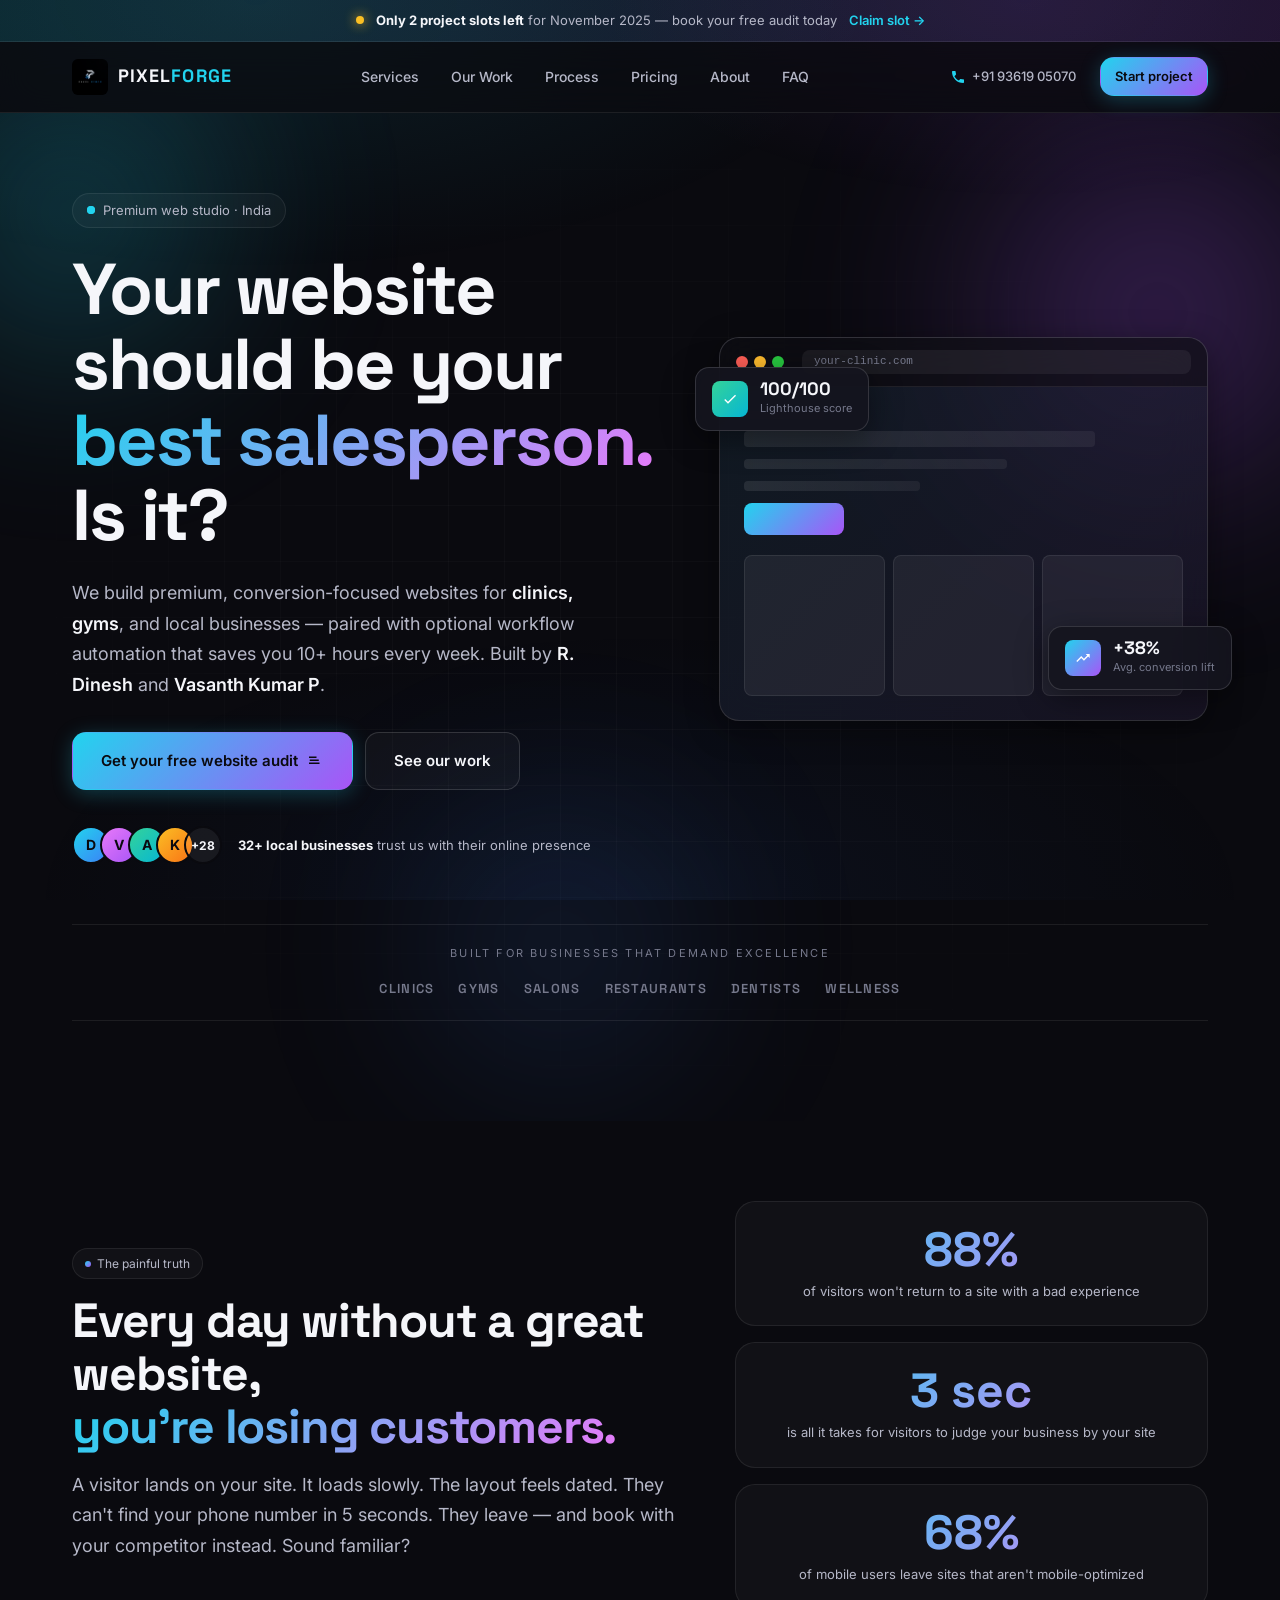
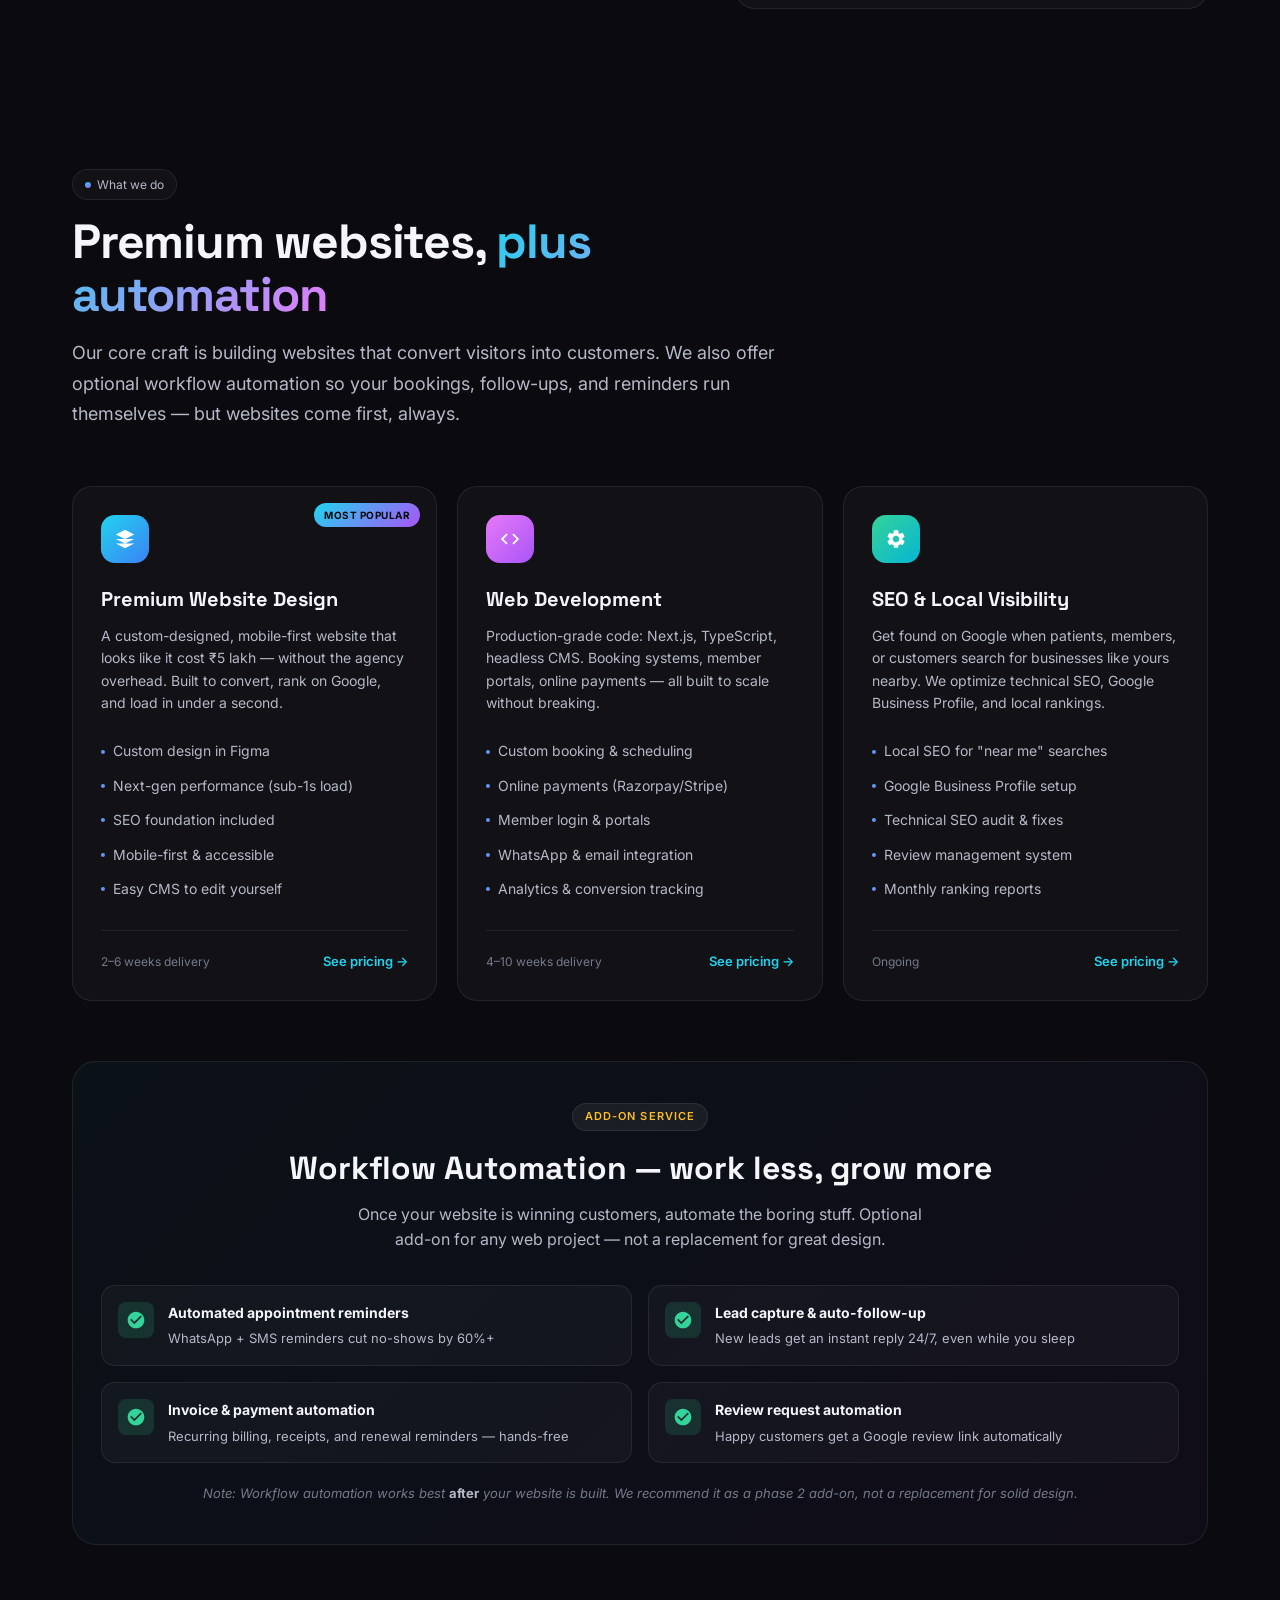
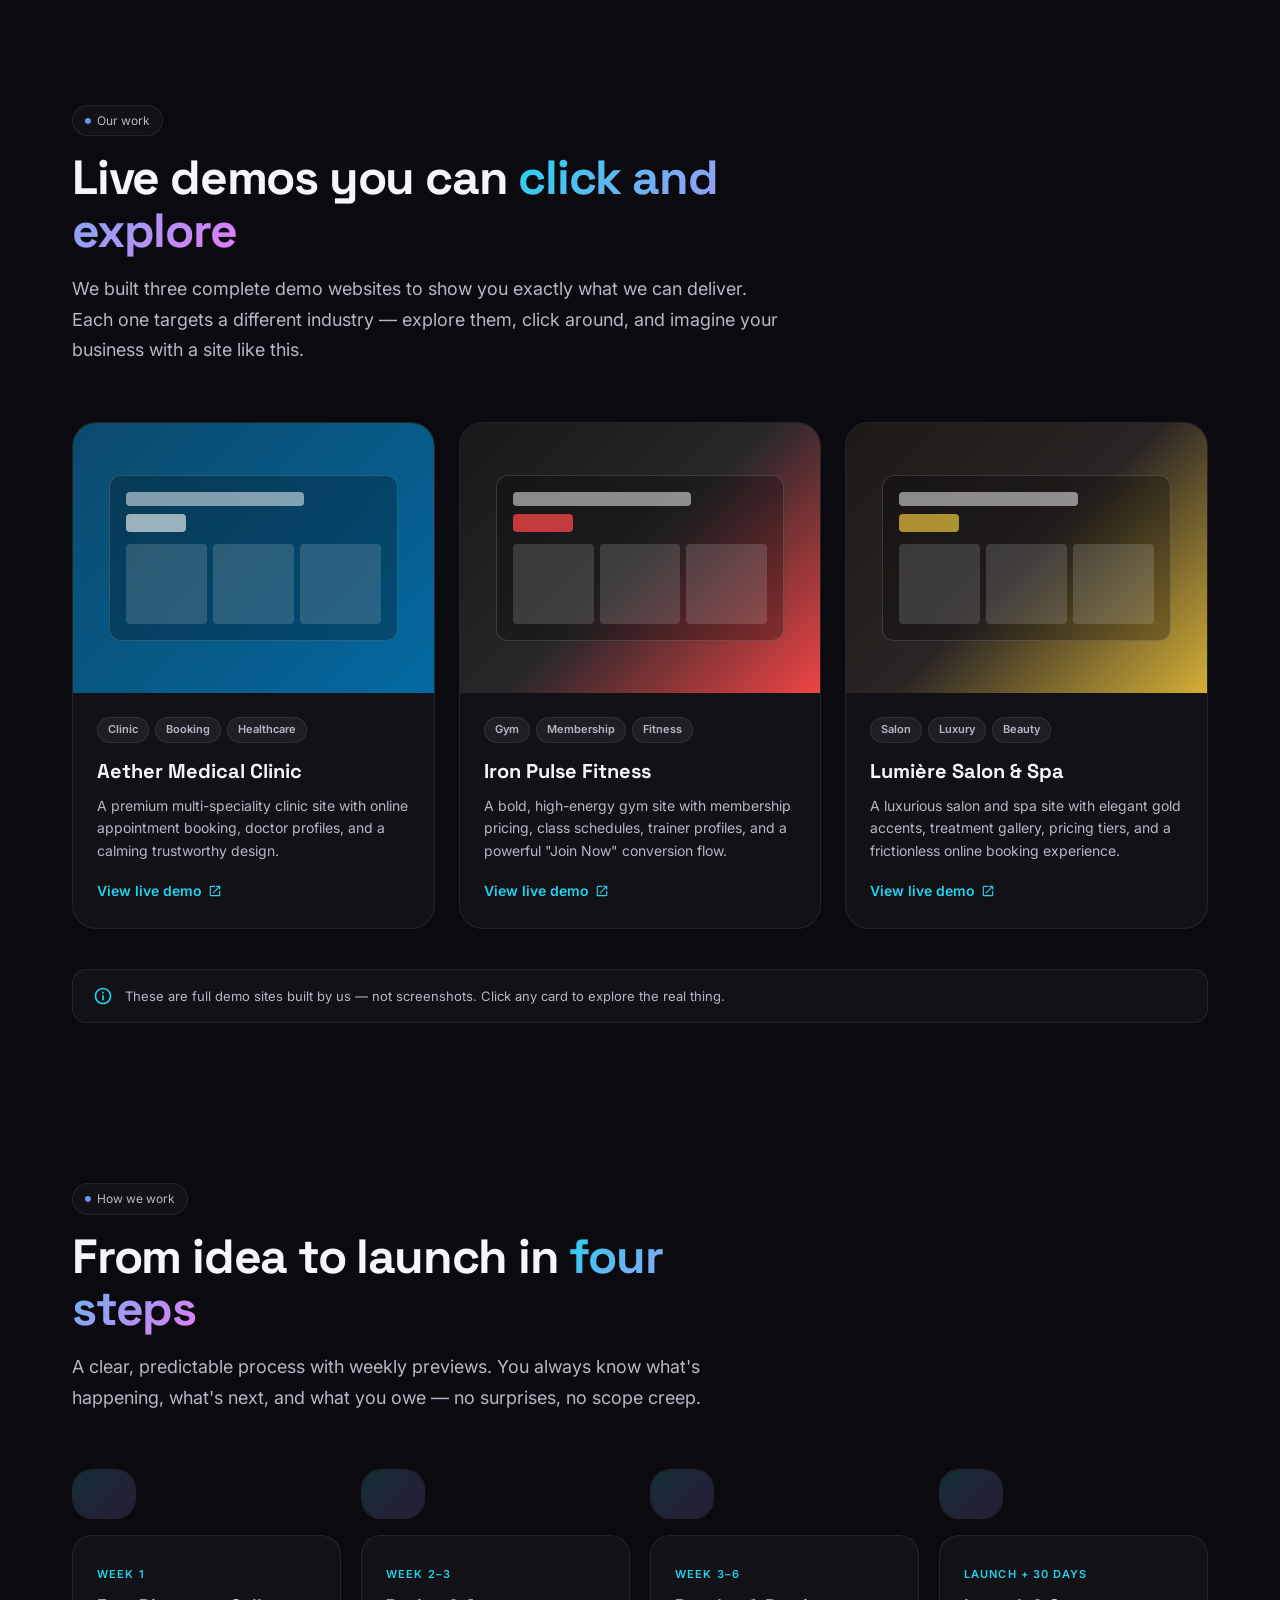
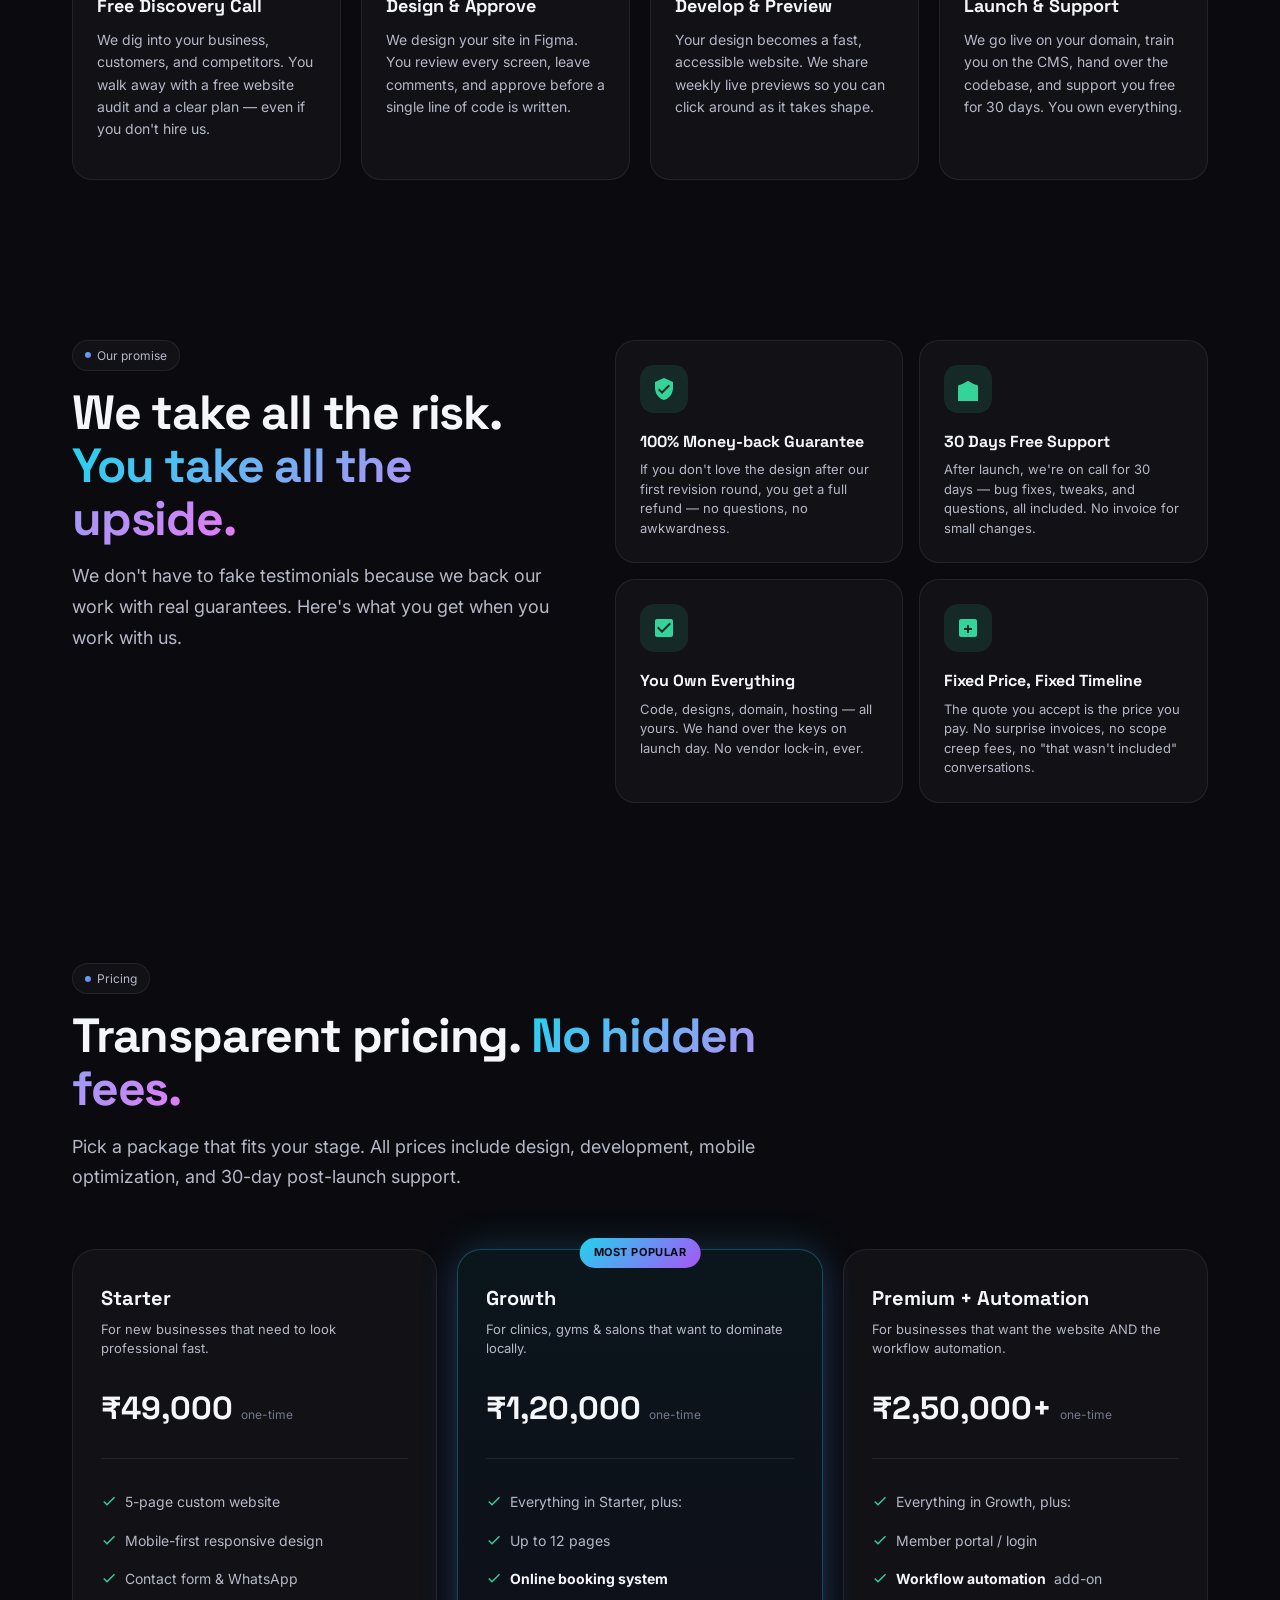
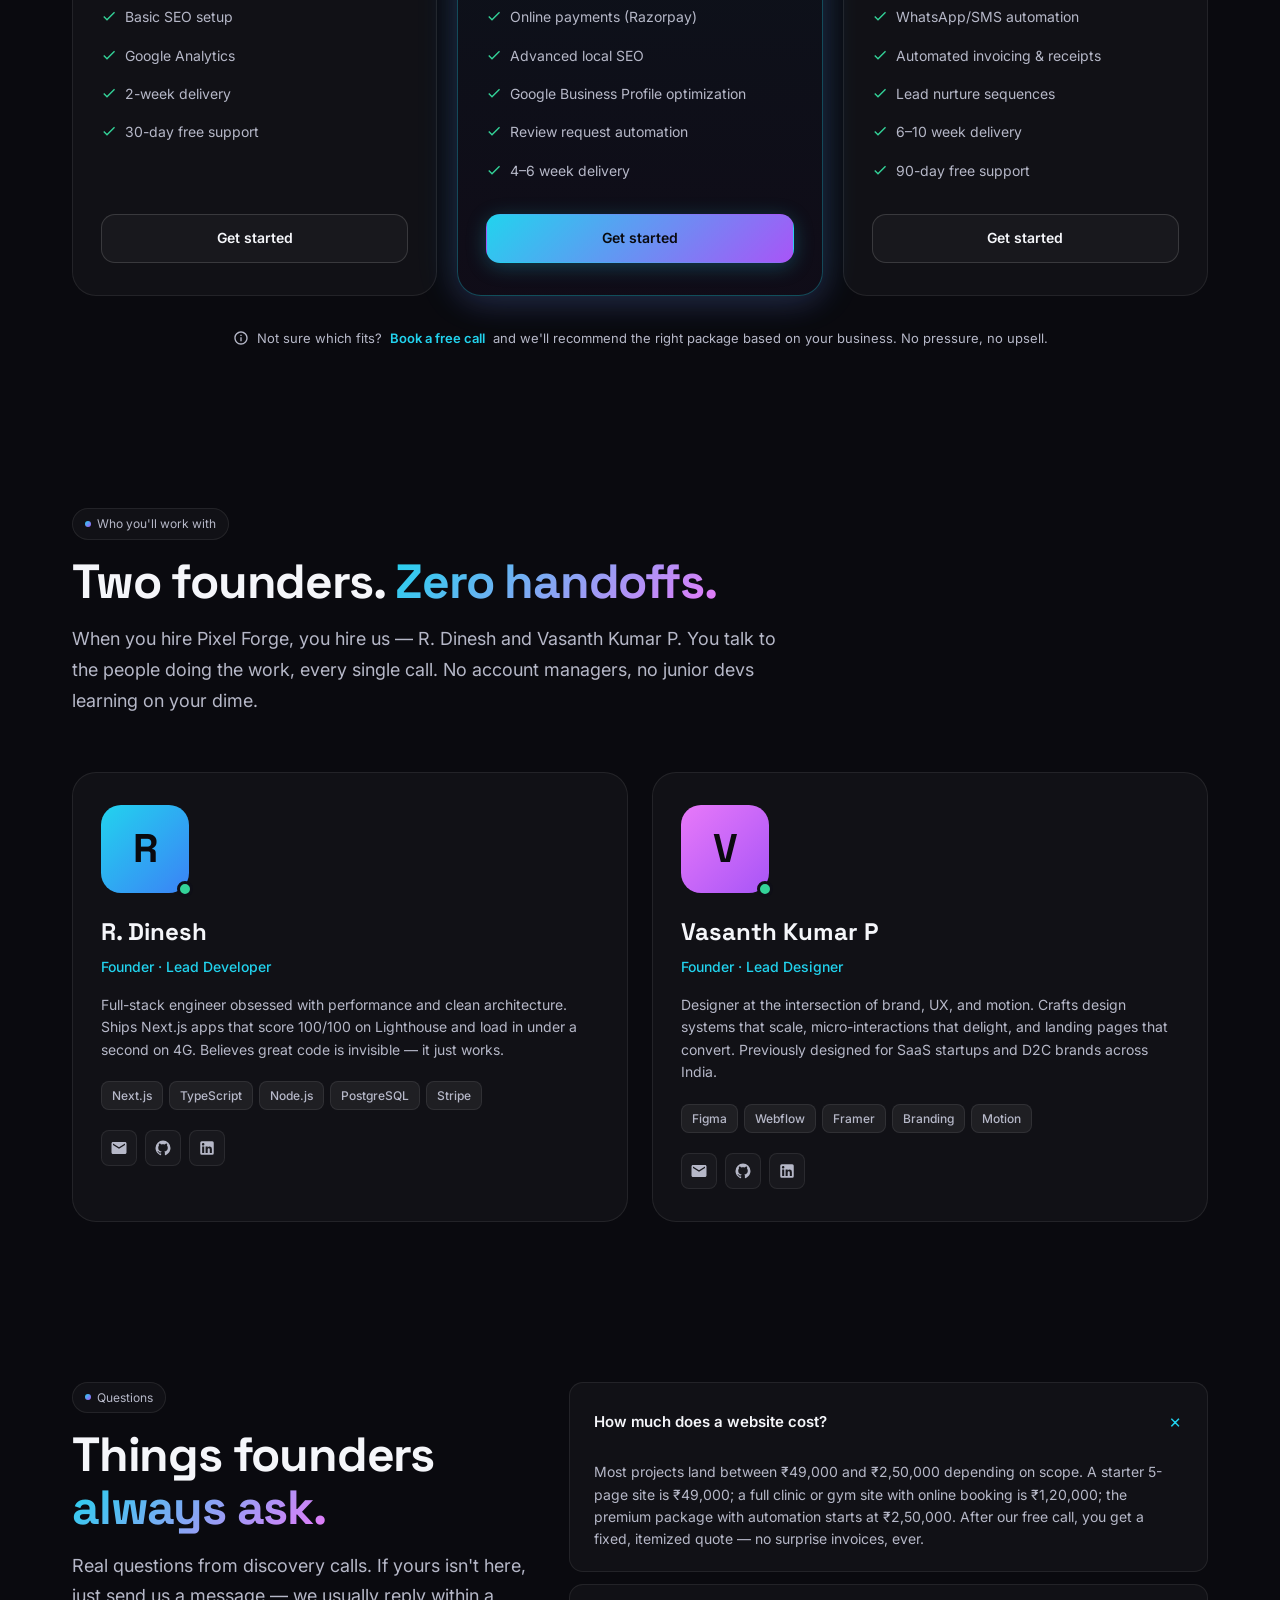
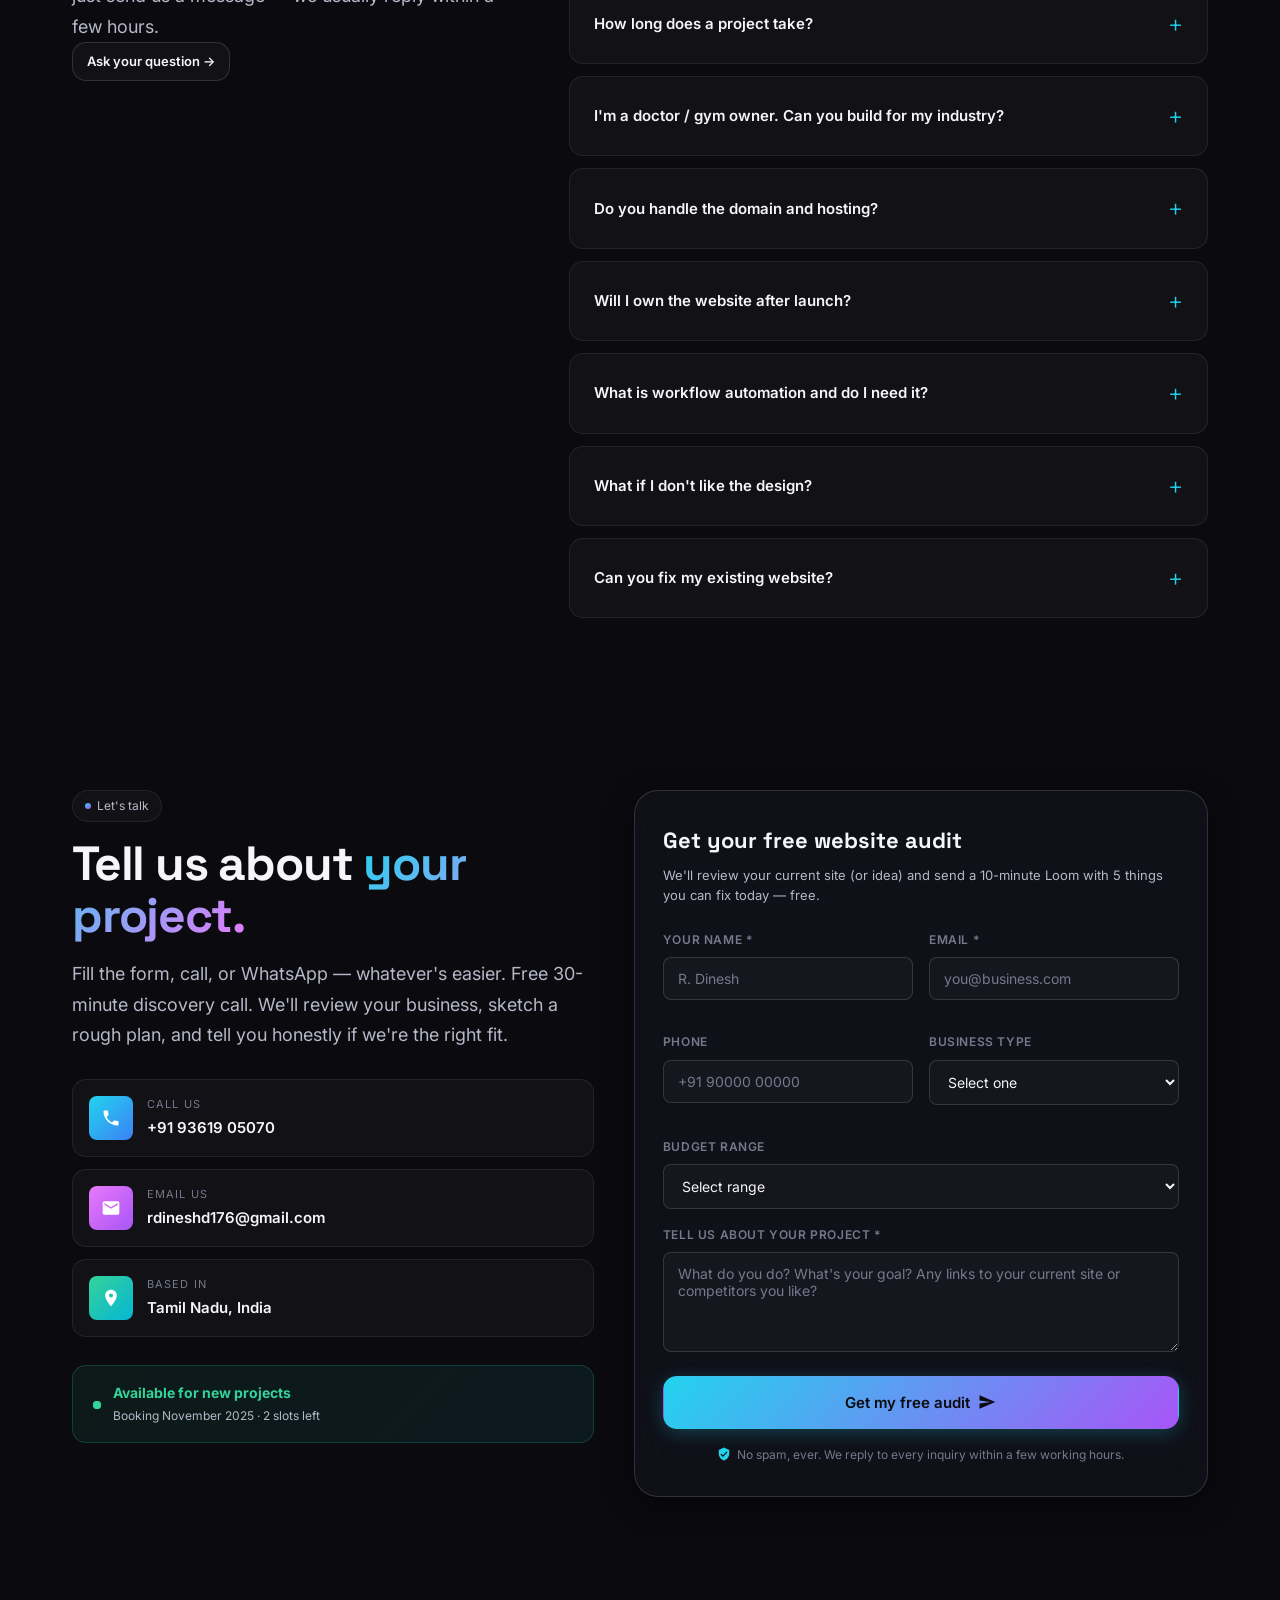
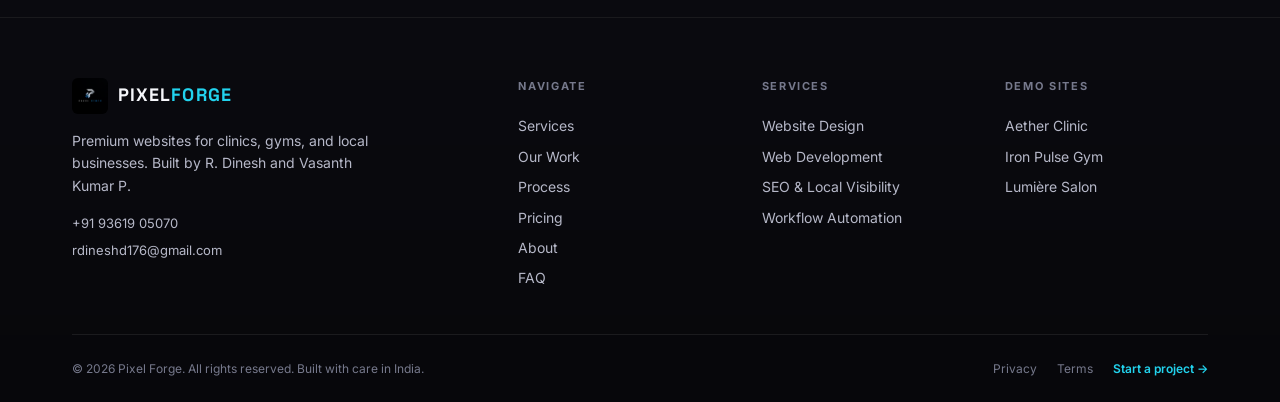
<file: index.html>
<!DOCTYPE html>
<html lang="en">
<head>
  <meta charset="UTF-8" />
  <meta name="viewport" content="width=device-width, initial-scale=1.0, viewport-fit=cover" />
  <meta name="theme-color" content="#0a0a0f" />
  <meta name="description" content="Pixel Forge builds premium websites for clinics, gyms, and local businesses. Fast, beautiful, conversion-focused — with optional workflow automation to save you 10+ hours a week." />
  <title>Pixel Forge — Premium Websites for Clinics, Gyms & Local Businesses</title>

  <link rel="preconnect" href="https://fonts.googleapis.com">
  <link rel="preconnect" href="https://fonts.gstatic.com" crossorigin>
  <link href="https://fonts.googleapis.com/css2?family=Space+Grotesk:wght@400;500;600;700&family=Inter:wght@400;500;600;700&display=swap" rel="stylesheet">

  <link rel="icon" type="image/png" href="assets/logo.png" />
  <link rel="stylesheet" href="css/styles.css" />
</head>
<body>

  <!-- Top announcement bar (psychology: scarcity + urgency) -->
  <div class="announcement" id="announcement">
    <div class="container announcement__inner">
      <span class="announcement__dot"></span>
      <span class="announcement__text">
        <strong>Only 2 project slots left</strong> for November 2025 — book your free audit today
      </span>
      <a href="#contact" class="announcement__cta">Claim slot &rarr;</a>
    </div>
  </div>

  <!-- Navigation -->
  <header class="nav" id="nav">
    <div class="container nav__inner">
      <a href="#home" class="nav__logo">
        <img src="assets/logo.png" alt="Pixel Forge logo" class="nav__logo-img" />
        <span class="nav__logo-text">PIXEL<span class="nav__logo-accent">FORGE</span></span>
      </a>

      <nav class="nav__links" aria-label="Main navigation">
        <a href="#services">Services</a>
        <a href="#work">Our Work</a>
        <a href="#process">Process</a>
        <a href="#pricing">Pricing</a>
        <a href="#team">About</a>
        <a href="#faq">FAQ</a>
      </nav>

      <div class="nav__actions">
        <a href="tel:+919361905070" class="nav__phone">
          <svg viewBox="0 0 24 24" width="16" height="16" fill="currentColor"><path d="M20 15.5c-1.25 0-2.45-.2-3.57-.57-.35-.11-.74-.03-1.02.25l-2.2 2.2c-2.83-1.44-5.15-3.75-6.59-6.59l2.2-2.21c.28-.26.36-.65.25-1C8.7 6.45 8.5 5.25 8.5 4c0-.55-.45-1-1-1H4c-.55 0-1 .45-1 1 0 9.39 7.61 17 17 17 .55 0 1-.45 1-1v-3.5c0-.55-.45-1-1-1z"/></svg>
          <span>+91 93619 05070</span>
        </a>
        <a href="#contact" class="btn btn--primary btn--sm">Start project</a>
        <button class="nav__toggle" aria-label="Open menu" aria-expanded="false" id="navToggle">
          <span></span><span></span><span></span>
        </button>
      </div>
    </div>

    <!-- Mobile drawer -->
    <div class="mobile-menu" id="mobileMenu" hidden>
      <div class="mobile-menu__head">
        <span class="nav__logo-text">PIXEL<span class="nav__logo-accent">FORGE</span></span>
        <button class="nav__toggle nav__toggle--close" aria-label="Close menu" id="navClose">
          <svg viewBox="0 0 24 24" width="24" height="24" fill="currentColor"><path d="M19 6.41 17.59 5 12 10.59 6.41 5 5 6.41 10.59 12 5 17.59 6.41 19 12 13.41 17.59 19 19 17.59 13.41 12z"/></svg>
        </button>
      </div>
      <nav class="mobile-menu__links" aria-label="Mobile navigation">
        <a href="#services">Services</a>
        <a href="#work">Our Work</a>
        <a href="#process">Process</a>
        <a href="#pricing">Pricing</a>
        <a href="#team">About</a>
        <a href="#faq">FAQ</a>
        <a href="#contact" class="btn btn--primary">Start project</a>
        <a href="tel:+919361905070" class="btn btn--ghost">Call +91 93619 05070</a>
      </nav>
    </div>
  </header>

  <!-- HERO -->
  <section class="hero" id="home">
    <div class="hero__bg">
      <div class="hero__orb hero__orb--1"></div>
      <div class="hero__orb hero__orb--2"></div>
      <div class="hero__orb hero__orb--3"></div>
      <div class="hero__grid"></div>
    </div>

    <div class="container hero__inner">
      <div class="hero__content">
        <div class="hero__badge">
          <span class="pulse-dot"></span>
          Premium web studio · India
        </div>

        <h1 class="hero__title">
          Your website should be your<br>
          <span class="gradient-text">best salesperson.</span><br>
          Is it?
        </h1>

        <p class="hero__sub">
          We build premium, conversion-focused websites for <strong>clinics, gyms</strong>, and local businesses — paired with optional workflow automation that saves you 10+ hours every week. Built by <strong>R. Dinesh</strong> and <strong>Vasanth Kumar P</strong>.
        </p>

        <div class="hero__ctas">
          <a href="#contact" class="btn btn--primary btn--lg">
            Get your free website audit
            <svg viewBox="0 0 24 24" width="18" height="18" fill="currentColor"><path d="M5 12h12v-2H5v2zm-1 4h14v-2H4v2zM4 6v2h10V6H4z"/></svg>
          </a>
          <a href="#work" class="btn btn--ghost btn--lg">See our work</a>
        </div>

        <div class="hero__proof">
          <div class="hero__avatars">
            <span class="hero__avatar" style="background: linear-gradient(135deg,#22d3ee,#3b82f6);">D</span>
            <span class="hero__avatar" style="background: linear-gradient(135deg,#e879f9,#a855f7);">V</span>
            <span class="hero__avatar" style="background: linear-gradient(135deg,#34d399,#06b6d4);">A</span>
            <span class="hero__avatar" style="background: linear-gradient(135deg,#fbbf24,#f97316);">K</span>
            <span class="hero__avatar hero__avatar--plus">+28</span>
          </div>
          <div class="hero__proof-text">
            <strong>32+ local businesses</strong> trust us with their online presence
          </div>
        </div>
      </div>

      <div class="hero__visual">
        <div class="browser-mockup">
          <div class="browser-mockup__bar">
            <span class="browser-mockup__dot" style="background:#ff5f57"></span>
            <span class="browser-mockup__dot" style="background:#febc2e"></span>
            <span class="browser-mockup__dot" style="background:#28c840"></span>
            <div class="browser-mockup__url">your-clinic.com</div>
          </div>
          <div class="browser-mockup__content">
            <div class="mock-hero">
              <div class="mock-badge"></div>
              <div class="mock-line mock-line--lg"></div>
              <div class="mock-line mock-line--md"></div>
              <div class="mock-line mock-line--sm"></div>
              <div class="mock-cta"></div>
              <div class="mock-grid">
                <div class="mock-card"></div>
                <div class="mock-card"></div>
                <div class="mock-card"></div>
              </div>
            </div>
          </div>
        </div>

        <div class="floating-card floating-card--top">
          <div class="floating-card__icon" style="background:linear-gradient(135deg,#34d399,#06b6d4);">
            <svg viewBox="0 0 24 24" width="16" height="16" fill="white"><path d="M9 16.17 4.83 12l-1.42 1.41L9 19 21 7l-1.41-1.41z"/></svg>
          </div>
          <div>
            <div class="floating-card__title">100/100</div>
            <div class="floating-card__sub">Lighthouse score</div>
          </div>
        </div>

        <div class="floating-card floating-card--bottom">
          <div class="floating-card__icon" style="background:linear-gradient(135deg,#22d3ee,#a855f7);">
            <svg viewBox="0 0 24 24" width="16" height="16" fill="white"><path d="M16 6l2.29 2.29-4.88 4.88-4-4L2 16.59 3.41 18l6-6 4 4 6.3-6.29L22 12V6z"/></svg>
          </div>
          <div>
            <div class="floating-card__title">+38%</div>
            <div class="floating-card__sub">Avg. conversion lift</div>
          </div>
        </div>
      </div>
    </div>

    <!-- Trust strip -->
    <div class="container">
      <div class="trust-strip">
        <div class="trust-strip__label">Built for businesses that demand excellence</div>
        <div class="trust-strip__logos">
          <span>CLINICS</span>
          <span>GYMS</span>
          <span>SALONS</span>
          <span>RESTAURANTS</span>
          <span>DENTISTS</span>
          <span>WELLNESS</span>
        </div>
      </div>
    </div>
  </section>

  <!-- PROBLEM SECTION -->
  <section class="problem">
    <div class="container">
      <div class="problem__grid">
        <div class="problem__left">
          <div class="section-badge">The painful truth</div>
          <h2 class="section-title">
            Every day without a great website,<br>
            <span class="gradient-text">you're losing customers.</span>
          </h2>
          <p class="section-lead">
            A visitor lands on your site. It loads slowly. The layout feels dated. They can't find your phone number in 5 seconds. They leave — and book with your competitor instead. Sound familiar?
          </p>
        </div>
        <div class="problem__right">
          <div class="problem-stat">
            <div class="problem-stat__num">88%</div>
            <div class="problem-stat__label">of visitors won't return to a site with a bad experience</div>
          </div>
          <div class="problem-stat">
            <div class="problem-stat__num">3 sec</div>
            <div class="problem-stat__label">is all it takes for visitors to judge your business by your site</div>
          </div>
          <div class="problem-stat">
            <div class="problem-stat__num">68%</div>
            <div class="problem-stat__label">of mobile users leave sites that aren't mobile-optimized</div>
          </div>
        </div>
      </div>
    </div>
  </section>

  <!-- SERVICES -->
  <section class="services" id="services">
    <div class="container">
      <div class="section-head">
        <div class="section-badge">What we do</div>
        <h2 class="section-title">
          Premium websites, <span class="gradient-text">plus automation</span>
        </h2>
        <p class="section-lead">
          Our core craft is building websites that convert visitors into customers. We also offer optional workflow automation so your bookings, follow-ups, and reminders run themselves — but websites come first, always.
        </p>
      </div>

      <div class="services__grid">
        <!-- Primary services -->
        <article class="service-card service-card--primary">
          <div class="service-card__tag">Most popular</div>
          <div class="service-card__icon" style="background:linear-gradient(135deg,#22d3ee,#3b82f6);">
            <svg viewBox="0 0 24 24" width="22" height="22" fill="white"><path d="M12 2 2 7l10 5 10-5-10-5zM2 17l10 5 10-5M2 12l10 5 10-5"/></svg>
          </div>
          <h3>Premium Website Design</h3>
          <p>A custom-designed, mobile-first website that looks like it cost ₹5 lakh — without the agency overhead. Built to convert, rank on Google, and load in under a second.</p>
          <ul>
            <li>Custom design in Figma</li>
            <li>Next-gen performance (sub-1s load)</li>
            <li>SEO foundation included</li>
            <li>Mobile-first &amp; accessible</li>
            <li>Easy CMS to edit yourself</li>
          </ul>
          <div class="service-card__footer">
            <span class="service-card__time">2–6 weeks delivery</span>
            <a href="#pricing" class="service-card__cta">See pricing &rarr;</a>
          </div>
        </article>

        <article class="service-card service-card--primary">
          <div class="service-card__icon" style="background:linear-gradient(135deg,#e879f9,#a855f7);">
            <svg viewBox="0 0 24 24" width="22" height="22" fill="white"><path d="M9.4 16.6 4.8 12l4.6-4.6L8 6l-6 6 6 6 1.4-1.4zm5.2 0L19.2 12l-4.6-4.6L16 6l6 6-6 6-1.4-1.4z"/></svg>
          </div>
          <h3>Web Development</h3>
          <p>Production-grade code: Next.js, TypeScript, headless CMS. Booking systems, member portals, online payments — all built to scale without breaking.</p>
          <ul>
            <li>Custom booking &amp; scheduling</li>
            <li>Online payments (Razorpay/Stripe)</li>
            <li>Member login &amp; portals</li>
            <li>WhatsApp &amp; email integration</li>
            <li>Analytics &amp; conversion tracking</li>
          </ul>
          <div class="service-card__footer">
            <span class="service-card__time">4–10 weeks delivery</span>
            <a href="#pricing" class="service-card__cta">See pricing &rarr;</a>
          </div>
        </article>

        <article class="service-card service-card--primary">
          <div class="service-card__icon" style="background:linear-gradient(135deg,#34d399,#06b6d4);">
            <svg viewBox="0 0 24 24" width="22" height="22" fill="white"><path d="M19.14 12.94c.04-.3.06-.61.06-.94 0-.32-.02-.64-.07-.94l2.03-1.58c.18-.14.23-.41.12-.61l-1.92-3.32c-.12-.22-.37-.29-.59-.22l-2.39.96c-.5-.38-1.03-.7-1.62-.94l-.36-2.54c-.04-.24-.24-.41-.48-.41h-3.84c-.24 0-.43.17-.47.41l-.36 2.54c-.59.24-1.13.57-1.62.94l-2.39-.96c-.22-.08-.47 0-.59.22L2.74 8.87c-.12.21-.08.47.12.61l2.03 1.58c-.05.3-.09.63-.09.94 0 .31.04.64.09.94l-2.03 1.58c-.18.14-.23.41-.12.61l1.92 3.32c.12.22.37.29.59.22l2.39-.96c.5.38 1.03.7 1.62.94l.36 2.54c.04.24.24.41.48.41h3.84c.24 0 .44-.17.47-.41l.36-2.54c.59-.24 1.13-.56 1.62-.94l2.39.96c.22.08.47 0 .59-.22l1.92-3.32c.12-.21.07-.47-.12-.61l-2.01-1.58zM12 15.6c-1.98 0-3.6-1.62-3.6-3.6 0-1.98 1.62-3.6 3.6-3.6 1.98 0 3.6 1.62 3.6 3.6 0 1.98-1.62 3.6-3.6 3.6z"/></svg>
          </div>
          <h3>SEO &amp; Local Visibility</h3>
          <p>Get found on Google when patients, members, or customers search for businesses like yours nearby. We optimize technical SEO, Google Business Profile, and local rankings.</p>
          <ul>
            <li>Local SEO for "near me" searches</li>
            <li>Google Business Profile setup</li>
            <li>Technical SEO audit &amp; fixes</li>
            <li>Review management system</li>
            <li>Monthly ranking reports</li>
          </ul>
          <div class="service-card__footer">
            <span class="service-card__time">Ongoing</span>
            <a href="#pricing" class="service-card__cta">See pricing &rarr;</a>
          </div>
        </article>
      </div>

      <!-- Secondary: Workflow automation -->
      <div class="services__secondary">
        <div class="services__secondary-head">
          <div class="services__secondary-tag">Add-on service</div>
          <h3>Workflow Automation — work less, grow more</h3>
          <p>Once your website is winning customers, automate the boring stuff. Optional add-on for any web project — not a replacement for great design.</p>
        </div>
        <div class="automation-grid">
          <div class="automation-item">
            <div class="automation-item__icon">
              <svg viewBox="0 0 24 24" width="20" height="20" fill="currentColor"><path d="M12 2C6.48 2 2 6.48 2 12s4.48 10 10 10 10-4.48 10-10S17.52 2 12 2zm-2 15-5-5 1.41-1.41L10 14.17l7.59-7.59L19 8l-9 9z"/></svg>
            </div>
            <div>
              <strong>Automated appointment reminders</strong>
              <p>WhatsApp + SMS reminders cut no-shows by 60%+</p>
            </div>
          </div>
          <div class="automation-item">
            <div class="automation-item__icon">
              <svg viewBox="0 0 24 24" width="20" height="20" fill="currentColor"><path d="M12 2C6.48 2 2 6.48 2 12s4.48 10 10 10 10-4.48 10-10S17.52 2 12 2zm-2 15-5-5 1.41-1.41L10 14.17l7.59-7.59L19 8l-9 9z"/></svg>
            </div>
            <div>
              <strong>Lead capture &amp; auto-follow-up</strong>
              <p>New leads get an instant reply 24/7, even while you sleep</p>
            </div>
          </div>
          <div class="automation-item">
            <div class="automation-item__icon">
              <svg viewBox="0 0 24 24" width="20" height="20" fill="currentColor"><path d="M12 2C6.48 2 2 6.48 2 12s4.48 10 10 10 10-4.48 10-10S17.52 2 12 2zm-2 15-5-5 1.41-1.41L10 14.17l7.59-7.59L19 8l-9 9z"/></svg>
            </div>
            <div>
              <strong>Invoice &amp; payment automation</strong>
              <p>Recurring billing, receipts, and renewal reminders — hands-free</p>
            </div>
          </div>
          <div class="automation-item">
            <div class="automation-item__icon">
              <svg viewBox="0 0 24 24" width="20" height="20" fill="currentColor"><path d="M12 2C6.48 2 2 6.48 2 12s4.48 10 10 10 10-4.48 10-10S17.52 2 12 2zm-2 15-5-5 1.41-1.41L10 14.17l7.59-7.59L19 8l-9 9z"/></svg>
            </div>
            <div>
              <strong>Review request automation</strong>
              <p>Happy customers get a Google review link automatically</p>
            </div>
          </div>
        </div>
        <p class="services__secondary-note">
          <em>Note:</em> Workflow automation works best <strong>after</strong> your website is built. We recommend it as a phase 2 add-on, not a replacement for solid design.
        </p>
      </div>
    </div>
  </section>

  <!-- WORK / PORTFOLIO SHOWCASE -->
  <section class="work" id="work">
    <div class="container">
      <div class="section-head">
        <div class="section-badge">Our work</div>
        <h2 class="section-title">
          Live demos you can <span class="gradient-text">click and explore</span>
        </h2>
        <p class="section-lead">
          We built three complete demo websites to show you exactly what we can deliver. Each one targets a different industry — explore them, click around, and imagine your business with a site like this.
        </p>
      </div>

      <div class="work__grid">
        <article class="work-card" data-demo="clinic">
          <div class="work-card__preview work-card__preview--clinic">
            <div class="demo-mini demo-mini--clinic">
              <div class="demo-mini__hero">
                <div class="demo-mini__title"></div>
                <div class="demo-mini__btn"></div>
              </div>
              <div class="demo-mini__cards">
                <div class="demo-mini__card"></div>
                <div class="demo-mini__card"></div>
                <div class="demo-mini__card"></div>
              </div>
            </div>
            <div class="work-card__overlay">
              <a href="demos/clinic/index.html" class="btn btn--primary btn--sm">Open live demo &rarr;</a>
            </div>
          </div>
          <div class="work-card__body">
            <div class="work-card__tags">
              <span class="work-card__tag">Clinic</span>
              <span class="work-card__tag">Booking</span>
              <span class="work-card__tag">Healthcare</span>
            </div>
            <h3>Aether Medical Clinic</h3>
            <p>A premium multi-speciality clinic site with online appointment booking, doctor profiles, and a calming trustworthy design.</p>
            <a href="demos/clinic/index.html" class="work-card__link">View live demo <svg viewBox="0 0 24 24" width="14" height="14" fill="currentColor"><path d="M19 19H5V5h7V3H5a2 2 0 0 0-2 2v14a2 2 0 0 0 2 2h14c1.1 0 2-.9 2-2v-7h-2v7zM14 3v2h3.59l-9.83 9.83 1.41 1.41L19 6.41V10h2V3h-7z"/></svg></a>
          </div>
        </article>

        <article class="work-card" data-demo="gym">
          <div class="work-card__preview work-card__preview--gym">
            <div class="demo-mini demo-mini--gym">
              <div class="demo-mini__hero">
                <div class="demo-mini__title"></div>
                <div class="demo-mini__btn"></div>
              </div>
              <div class="demo-mini__cards">
                <div class="demo-mini__card"></div>
                <div class="demo-mini__card"></div>
                <div class="demo-mini__card"></div>
              </div>
            </div>
            <div class="work-card__overlay">
              <a href="demos/gym/index.html" class="btn btn--primary btn--sm">Open live demo &rarr;</a>
            </div>
          </div>
          <div class="work-card__body">
            <div class="work-card__tags">
              <span class="work-card__tag">Gym</span>
              <span class="work-card__tag">Membership</span>
              <span class="work-card__tag">Fitness</span>
            </div>
            <h3>Iron Pulse Fitness</h3>
            <p>A bold, high-energy gym site with membership pricing, class schedules, trainer profiles, and a powerful "Join Now" conversion flow.</p>
            <a href="demos/gym/index.html" class="work-card__link">View live demo <svg viewBox="0 0 24 24" width="14" height="14" fill="currentColor"><path d="M19 19H5V5h7V3H5a2 2 0 0 0-2 2v14a2 2 0 0 0 2 2h14c1.1 0 2-.9 2-2v-7h-2v7zM14 3v2h3.59l-9.83 9.83 1.41 1.41L19 6.41V10h2V3h-7z"/></svg></a>
          </div>
        </article>

        <article class="work-card" data-demo="salon">
          <div class="work-card__preview work-card__preview--salon">
            <div class="demo-mini demo-mini--salon">
              <div class="demo-mini__hero">
                <div class="demo-mini__title"></div>
                <div class="demo-mini__btn"></div>
              </div>
              <div class="demo-mini__cards">
                <div class="demo-mini__card"></div>
                <div class="demo-mini__card"></div>
                <div class="demo-mini__card"></div>
              </div>
            </div>
            <div class="work-card__overlay">
              <a href="demos/salon/index.html" class="btn btn--primary btn--sm">Open live demo &rarr;</a>
            </div>
          </div>
          <div class="work-card__body">
            <div class="work-card__tags">
              <span class="work-card__tag">Salon</span>
              <span class="work-card__tag">Luxury</span>
              <span class="work-card__tag">Beauty</span>
            </div>
            <h3>Lumière Salon &amp; Spa</h3>
            <p>A luxurious salon and spa site with elegant gold accents, treatment gallery, pricing tiers, and a frictionless online booking experience.</p>
            <a href="demos/salon/index.html" class="work-card__link">View live demo <svg viewBox="0 0 24 24" width="14" height="14" fill="currentColor"><path d="M19 19H5V5h7V3H5a2 2 0 0 0-2 2v14a2 2 0 0 0 2 2h14c1.1 0 2-.9 2-2v-7h-2v7zM14 3v2h3.59l-9.83 9.83 1.41 1.41L19 6.41V10h2V3h-7z"/></svg></a>
          </div>
        </article>
      </div>

      <div class="work__note">
        <svg viewBox="0 0 24 24" width="20" height="20" fill="currentColor"><path d="M11 7h2v2h-2zm0 4h2v6h-2zm1-9C6.48 2 2 6.48 2 12s4.48 10 10 10 10-4.48 10-10S17.52 2 12 2zm0 18c-4.41 0-8-3.59-8-8s3.59-8 8-8 8 3.59 8 8-3.59 8-8 8z"/></svg>
        <span>These are full demo sites built by us — not screenshots. Click any card to explore the real thing.</span>
      </div>
    </div>
  </section>

  <!-- PROCESS -->
  <section class="process" id="process">
    <div class="container">
      <div class="section-head">
        <div class="section-badge">How we work</div>
        <h2 class="section-title">
          From idea to launch in <span class="gradient-text">four steps</span>
        </h2>
        <p class="section-lead">
          A clear, predictable process with weekly previews. You always know what's happening, what's next, and what you owe — no surprises, no scope creep.
        </p>
      </div>

      <div class="process__grid">
        <div class="process-step">
          <div class="process-step__num">01</div>
          <div class="process-step__body">
            <span class="process-step__time">Week 1</span>
            <h3>Free Discovery Call</h3>
            <p>We dig into your business, customers, and competitors. You walk away with a free website audit and a clear plan — even if you don't hire us.</p>
          </div>
        </div>
        <div class="process-step">
          <div class="process-step__num">02</div>
          <div class="process-step__body">
            <span class="process-step__time">Week 2–3</span>
            <h3>Design &amp; Approve</h3>
            <p>We design your site in Figma. You review every screen, leave comments, and approve before a single line of code is written.</p>
          </div>
        </div>
        <div class="process-step">
          <div class="process-step__num">03</div>
          <div class="process-step__body">
            <span class="process-step__time">Week 3–6</span>
            <h3>Develop &amp; Preview</h3>
            <p>Your design becomes a fast, accessible website. We share weekly live previews so you can click around as it takes shape.</p>
          </div>
        </div>
        <div class="process-step">
          <div class="process-step__num">04</div>
          <div class="process-step__body">
            <span class="process-step__time">Launch + 30 days</span>
            <h3>Launch &amp; Support</h3>
            <p>We go live on your domain, train you on the CMS, hand over the codebase, and support you free for 30 days. You own everything.</p>
          </div>
        </div>
      </div>
    </div>
  </section>

  <!-- GUARANTEE (replaces testimonials) -->
  <section class="guarantee">
    <div class="container">
      <div class="guarantee__grid">
        <div class="guarantee__left">
          <div class="section-badge">Our promise</div>
          <h2 class="section-title">
            We take all the risk.<br>
            <span class="gradient-text">You take all the upside.</span>
          </h2>
          <p class="section-lead">
            We don't have to fake testimonials because we back our work with real guarantees. Here's what you get when you work with us.
          </p>
        </div>
        <div class="guarantee__right">
          <div class="guarantee-card">
            <div class="guarantee-card__icon">
              <svg viewBox="0 0 24 24" width="24" height="24" fill="currentColor"><path d="M12 1 3 5v6c0 5.55 3.84 10.74 9 12 5.16-1.26 9-6.45 9-12V5l-9-4zm-2 16-4-4 1.41-1.41L10 14.17l6.59-6.59L18 9l-8 8z"/></svg>
            </div>
            <h3>100% Money-back Guarantee</h3>
            <p>If you don't love the design after our first revision round, you get a full refund — no questions, no awkwardness.</p>
          </div>
          <div class="guarantee-card">
            <div class="guarantee-card__icon">
              <svg viewBox="0 0 24 24" width="24" height="24" fill="currentColor"><path d="M12 45l-.65-.46C5.4 40.04 2 33.36 2 26.16V8.6l1.13-.34C7.7 6.66 11.32 4 12 4s4.3 2.66 8.87 4.27L22 8.6v17.56c0 7.2-3.4 13.88-9.35 18.38L12 45z"/></svg>
            </div>
            <h3>30 Days Free Support</h3>
            <p>After launch, we're on call for 30 days — bug fixes, tweaks, and questions, all included. No invoice for small changes.</p>
          </div>
          <div class="guarantee-card">
            <div class="guarantee-card__icon">
              <svg viewBox="0 0 24 24" width="24" height="24" fill="currentColor"><path d="M19 3H5c-1.11 0-2 .89-2 2v14c0 1.11.89 2 2 2h14c1.11 0 2-.89 2-2V5c0-1.11-.89-2-2-2zm-9 14-5-5 1.41-1.41L10 14.17l7.59-7.59L19 8l-9 9z"/></svg>
            </div>
            <h3>You Own Everything</h3>
            <p>Code, designs, domain, hosting — all yours. We hand over the keys on launch day. No vendor lock-in, ever.</p>
          </div>
          <div class="guarantee-card">
            <div class="guarantee-card__icon">
              <svg viewBox="0 0 24 24" width="24" height="24" fill="currentColor"><path d="M11 17h2v-3h3v-2h-3V9h-2v3H8v2h3v3zM5 3h14a2 2 0 0 1 2 2v14a2 2 0 0 1-2 2H5a2 2 0 0 1-2-2V5a2 2 0 0 1 2-2z"/></svg>
            </div>
            <h3>Fixed Price, Fixed Timeline</h3>
            <p>The quote you accept is the price you pay. No surprise invoices, no scope creep fees, no "that wasn't included" conversations.</p>
          </div>
        </div>
      </div>
    </div>
  </section>

  <!-- PRICING -->
  <section class="pricing" id="pricing">
    <div class="container">
      <div class="section-head">
        <div class="section-badge">Pricing</div>
        <h2 class="section-title">
          Transparent pricing. <span class="gradient-text">No hidden fees.</span>
        </h2>
        <p class="section-lead">
          Pick a package that fits your stage. All prices include design, development, mobile optimization, and 30-day post-launch support.
        </p>
      </div>

      <div class="pricing__grid">
        <article class="price-card">
          <div class="price-card__head">
            <h3>Starter</h3>
            <p>For new businesses that need to look professional fast.</p>
          </div>
          <div class="price-card__price">
            <span class="price-card__amount">₹49,000</span>
            <span class="price-card__note">one-time</span>
          </div>
          <ul class="price-card__features">
            <li>5-page custom website</li>
            <li>Mobile-first responsive design</li>
            <li>Contact form &amp; WhatsApp</li>
            <li>Basic SEO setup</li>
            <li>Google Analytics</li>
            <li>2-week delivery</li>
            <li>30-day free support</li>
          </ul>
          <a href="#contact" class="btn btn--ghost btn--block">Get started</a>
        </article>

        <article class="price-card price-card--featured">
          <div class="price-card__ribbon">Most popular</div>
          <div class="price-card__head">
            <h3>Growth</h3>
            <p>For clinics, gyms &amp; salons that want to dominate locally.</p>
          </div>
          <div class="price-card__price">
            <span class="price-card__amount">₹1,20,000</span>
            <span class="price-card__note">one-time</span>
          </div>
          <ul class="price-card__features">
            <li>Everything in Starter, plus:</li>
            <li>Up to 12 pages</li>
            <li><strong>Online booking system</strong></li>
            <li>Online payments (Razorpay)</li>
            <li>Advanced local SEO</li>
            <li>Google Business Profile optimization</li>
            <li>Review request automation</li>
            <li>4–6 week delivery</li>
          </ul>
          <a href="#contact" class="btn btn--primary btn--block">Get started</a>
        </article>

        <article class="price-card">
          <div class="price-card__head">
            <h3>Premium + Automation</h3>
            <p>For businesses that want the website AND the workflow automation.</p>
          </div>
          <div class="price-card__price">
            <span class="price-card__amount">₹2,50,000+</span>
            <span class="price-card__note">one-time</span>
          </div>
          <ul class="price-card__features">
            <li>Everything in Growth, plus:</li>
            <li>Member portal / login</li>
            <li><strong>Workflow automation</strong> add-on</li>
            <li>WhatsApp/SMS automation</li>
            <li>Automated invoicing &amp; receipts</li>
            <li>Lead nurture sequences</li>
            <li>6–10 week delivery</li>
            <li>90-day free support</li>
          </ul>
          <a href="#contact" class="btn btn--ghost btn--block">Get started</a>
        </article>
      </div>

      <p class="pricing__note">
        <svg viewBox="0 0 24 24" width="16" height="16" fill="currentColor"><path d="M11 7h2v2h-2zm0 4h2v6h-2zm1-9C6.48 2 2 6.48 2 12s4.48 10 10 10 10-4.48 10-10S17.52 2 12 2zm0 18c-4.41 0-8-3.59-8-8s3.59-8 8-8 8 3.59 8 8-3.59 8-8 8z"/></svg>
        Not sure which fits? <a href="#contact">Book a free call</a> and we'll recommend the right package based on your business. No pressure, no upsell.
      </p>
    </div>
  </section>

  <!-- TEAM -->
  <section class="team" id="team">
    <div class="container">
      <div class="section-head">
        <div class="section-badge">Who you'll work with</div>
        <h2 class="section-title">
          Two founders. <span class="gradient-text">Zero handoffs.</span>
        </h2>
        <p class="section-lead">
          When you hire Pixel Forge, you hire us — R. Dinesh and Vasanth Kumar P. You talk to the people doing the work, every single call. No account managers, no junior devs learning on your dime.
        </p>
      </div>

      <div class="team__grid">
        <article class="team-card">
          <div class="team-card__avatar" style="background:linear-gradient(135deg,#22d3ee,#3b82f6);">
            <span>R</span>
            <div class="team-card__status"></div>
          </div>
          <h3 class="team-card__name">R. Dinesh</h3>
          <p class="team-card__role">Founder &middot; Lead Developer</p>
          <p class="team-card__bio">
            Full-stack engineer obsessed with performance and clean architecture. Ships Next.js apps that score 100/100 on Lighthouse and load in under a second on 4G. Believes great code is invisible — it just works.
          </p>
          <div class="team-card__skills">
            <span>Next.js</span>
            <span>TypeScript</span>
            <span>Node.js</span>
            <span>PostgreSQL</span>
            <span>Stripe</span>
          </div>
          <div class="team-card__social">
            <a href="mailto:rdineshd176@gmail.com" aria-label="Email R. Dinesh">
              <svg viewBox="0 0 24 24" width="18" height="18" fill="currentColor"><path d="M20 4H4c-1.1 0-1.99.9-1.99 2L2 18c0 1.1.9 2 2 2h16c1.1 0 2-.9 2-2V6c0-1.1-.9-2-2-2zm0 4-8 5-8-5V6l8 5 8-5v2z"/></svg>
            </a>
            <a href="#" aria-label="GitHub">
              <svg viewBox="0 0 24 24" width="18" height="18" fill="currentColor"><path d="M12 2A10 10 0 0 0 2 12c0 4.42 2.87 8.17 6.84 9.5.5.08.66-.23.66-.5v-1.69c-2.77.6-3.36-1.34-3.36-1.34-.46-1.16-1.11-1.47-1.11-1.47-.91-.62.07-.6.07-.6 1 .07 1.53 1.03 1.53 1.03.87 1.52 2.34 1.07 2.91.83.09-.65.35-1.09.63-1.34-2.22-.25-4.55-1.11-4.55-4.92 0-1.11.38-2 1.03-2.71-.1-.25-.45-1.29.1-2.64 0 0 .84-.27 2.75 1.02.79-.22 1.65-.33 2.5-.33.85 0 1.71.11 2.5.33 1.91-1.29 2.75-1.02 2.75-1.02.55 1.35.2 2.39.1 2.64.65.71 1.03 1.6 1.03 2.71 0 3.82-2.34 4.66-4.57 4.91.36.31.69.92.69 1.85V21c0 .27.16.59.67.5C19.14 20.16 22 16.42 22 12A10 10 0 0 0 12 2z"/></svg>
            </a>
            <a href="#" aria-label="LinkedIn">
              <svg viewBox="0 0 24 24" width="18" height="18" fill="currentColor"><path d="M19 3a2 2 0 0 1 2 2v14a2 2 0 0 1-2 2H5a2 2 0 0 1-2-2V5a2 2 0 0 1 2-2h14m-.5 15.5v-5.3a3.26 3.26 0 0 0-3.26-3.26c-.85 0-1.84.52-2.32 1.3v-1.11h-2.79v8.37h2.79v-4.93c0-.77.62-1.4 1.39-1.4a1.4 1.4 0 0 1 1.4 1.4v4.93h2.79M6.88 8.56a1.68 1.68 0 0 0 1.68-1.68c0-.93-.75-1.69-1.68-1.69a1.69 1.69 0 0 0-1.69 1.69c0 .93.76 1.68 1.69 1.68m1.39 9.94v-8.37H5.5v8.37h2.77z"/></svg>
            </a>
          </div>
        </article>

        <article class="team-card">
          <div class="team-card__avatar" style="background:linear-gradient(135deg,#e879f9,#a855f7);">
            <span>V</span>
            <div class="team-card__status"></div>
          </div>
          <h3 class="team-card__name">Vasanth Kumar P</h3>
          <p class="team-card__role">Founder &middot; Lead Designer</p>
          <p class="team-card__bio">
            Designer at the intersection of brand, UX, and motion. Crafts design systems that scale, micro-interactions that delight, and landing pages that convert. Previously designed for SaaS startups and D2C brands across India.
          </p>
          <div class="team-card__skills">
            <span>Figma</span>
            <span>Webflow</span>
            <span>Framer</span>
            <span>Branding</span>
            <span>Motion</span>
          </div>
          <div class="team-card__social">
            <a href="mailto:rdineshd176@gmail.com" aria-label="Email Vasanth">
              <svg viewBox="0 0 24 24" width="18" height="18" fill="currentColor"><path d="M20 4H4c-1.1 0-1.99.9-1.99 2L2 18c0 1.1.9 2 2 2h16c1.1 0 2-.9 2-2V6c0-1.1-.9-2-2-2zm0 4-8 5-8-5V6l8 5 8-5v2z"/></svg>
            </a>
            <a href="#" aria-label="GitHub">
              <svg viewBox="0 0 24 24" width="18" height="18" fill="currentColor"><path d="M12 2A10 10 0 0 0 2 12c0 4.42 2.87 8.17 6.84 9.5.5.08.66-.23.66-.5v-1.69c-2.77.6-3.36-1.34-3.36-1.34-.46-1.16-1.11-1.47-1.11-1.47-.91-.62.07-.6.07-.6 1 .07 1.53 1.03 1.53 1.03.87 1.52 2.34 1.07 2.91.83.09-.65.35-1.09.63-1.34-2.22-.25-4.55-1.11-4.55-4.92 0-1.11.38-2 1.03-2.71-.1-.25-.45-1.29.1-2.64 0 0 .84-.27 2.75 1.02.79-.22 1.65-.33 2.5-.33.85 0 1.71.11 2.5.33 1.91-1.29 2.75-1.02 2.75-1.02.55 1.35.2 2.39.1 2.64.65.71 1.03 1.6 1.03 2.71 0 3.82-2.34 4.66-4.57 4.91.36.31.69.92.69 1.85V21c0 .27.16.59.67.5C19.14 20.16 22 16.42 22 12A10 10 0 0 0 12 2z"/></svg>
            </a>
            <a href="#" aria-label="LinkedIn">
              <svg viewBox="0 0 24 24" width="18" height="18" fill="currentColor"><path d="M19 3a2 2 0 0 1 2 2v14a2 2 0 0 1-2 2H5a2 2 0 0 1-2-2V5a2 2 0 0 1 2-2h14m-.5 15.5v-5.3a3.26 3.26 0 0 0-3.26-3.26c-.85 0-1.84.52-2.32 1.3v-1.11h-2.79v8.37h2.79v-4.93c0-.77.62-1.4 1.39-1.4a1.4 1.4 0 0 1 1.4 1.4v4.93h2.79M6.88 8.56a1.68 1.68 0 0 0 1.68-1.68c0-.93-.75-1.69-1.68-1.69a1.69 1.69 0 0 0-1.69 1.69c0 .93.76 1.68 1.69 1.68m1.39 9.94v-8.37H5.5v8.37h2.77z"/></svg>
            </a>
          </div>
        </article>
      </div>
    </div>
  </section>

  <!-- FAQ -->
  <section class="faq" id="faq">
    <div class="container">
      <div class="faq__grid">
        <div class="faq__left">
          <div class="section-badge">Questions</div>
          <h2 class="section-title">
            Things founders <span class="gradient-text">always ask.</span>
          </h2>
          <p class="section-lead">
            Real questions from discovery calls. If yours isn't here, just send us a message — we usually reply within a few hours.
          </p>
          <a href="#contact" class="btn btn--ghost btn--sm">Ask your question &rarr;</a>
        </div>
        <div class="faq__right">
          <div class="faq-list" id="faqList">
            <details class="faq-item" open>
              <summary>How much does a website cost?</summary>
              <div class="faq-item__answer">
                Most projects land between ₹49,000 and ₹2,50,000 depending on scope. A starter 5-page site is ₹49,000; a full clinic or gym site with online booking is ₹1,20,000; the premium package with automation starts at ₹2,50,000. After our free call, you get a fixed, itemized quote — no surprise invoices, ever.
              </div>
            </details>
            <details class="faq-item">
              <summary>How long does a project take?</summary>
              <div class="faq-item__answer">
                A starter site: 2 weeks. A growth site with booking: 4–6 weeks. A premium site with automation: 6–10 weeks. We share weekly progress previews so you always know exactly where things stand.
              </div>
            </details>
            <details class="faq-item">
              <summary>I'm a doctor / gym owner. Can you build for my industry?</summary>
              <div class="faq-item__answer">
                That's our specialty. We've designed demo sites for clinics, gyms, and salons specifically because we understand the conversion patterns, compliance needs, and booking flows that work in those industries. Check our work section to see live demos for each.
              </div>
            </details>
            <details class="faq-item">
              <summary>Do you handle the domain and hosting?</summary>
              <div class="faq-item__answer">
                Yes — we'll set up your domain (or migrate an existing one), configure hosting on Vercel or your preferred provider, and handle SSL, DNS, and email setup. You own all accounts; we just configure them for you.
              </div>
            </details>
            <details class="faq-item">
              <summary>Will I own the website after launch?</summary>
              <div class="faq-item__answer">
                Completely. You own 100% of the codebase, Figma designs, domain, hosting, and content. We hand over a private GitHub repo and Figma transfer on launch day. No vendor lock-in, no hostage situations.
              </div>
            </details>
            <details class="faq-item">
              <summary>What is workflow automation and do I need it?</summary>
              <div class="faq-item__answer">
                Workflow automation connects your website to tools like WhatsApp, your CRM, and your calendar — so bookings, reminders, follow-ups, and invoices happen automatically. We recommend it as a phase 2 add-on <em>after</em> your website is built. Most businesses don't need it from day one.
              </div>
            </details>
            <details class="faq-item">
              <summary>What if I don't like the design?</summary>
              <div class="faq-item__answer">
                Our design phase includes two structured revision rounds built into the timeline, and we share weekly previews so feedback lands early. If we ever miss the mark after revisions, we'll redesign until you're happy — or refund your money. That's our promise.
              </div>
            </details>
            <details class="faq-item">
              <summary>Can you fix my existing website?</summary>
              <div class="faq-item__answer">
                Yes. We offer a free website audit covering performance, SEO, accessibility, and conversion. From there you get a prioritized fix list — and you decide whether to fix in place or rebuild from scratch.
              </div>
            </details>
          </div>
        </div>
      </div>
    </div>
  </section>

  <!-- CONTACT -->
  <section class="contact" id="contact">
    <div class="container">
      <div class="contact__grid">
        <div class="contact__left">
          <div class="section-badge">Let's talk</div>
          <h2 class="section-title">
            Tell us about <span class="gradient-text">your project.</span>
          </h2>
          <p class="section-lead">
            Fill the form, call, or WhatsApp — whatever's easier. Free 30-minute discovery call. We'll review your business, sketch a rough plan, and tell you honestly if we're the right fit.
          </p>

          <div class="contact__info">
            <a href="tel:+919361905070" class="contact-info-card">
              <div class="contact-info-card__icon" style="background:linear-gradient(135deg,#22d3ee,#3b82f6);">
                <svg viewBox="0 0 24 24" width="20" height="20" fill="white"><path d="M20 15.5c-1.25 0-2.45-.2-3.57-.57-.35-.11-.74-.03-1.02.25l-2.2 2.2c-2.83-1.44-5.15-3.75-6.59-6.59l2.2-2.21c.28-.26.36-.65.25-1C8.7 6.45 8.5 5.25 8.5 4c0-.55-.45-1-1-1H4c-.55 0-1 .45-1 1 0 9.39 7.61 17 17 17 .55 0 1-.45 1-1v-3.5c0-.55-.45-1-1-1z"/></svg>
              </div>
              <div>
                <span class="contact-info-card__label">Call us</span>
                <span class="contact-info-card__value">+91 93619 05070</span>
              </div>
            </a>
            <a href="mailto:rdineshd176@gmail.com" class="contact-info-card">
              <div class="contact-info-card__icon" style="background:linear-gradient(135deg,#e879f9,#a855f7);">
                <svg viewBox="0 0 24 24" width="20" height="20" fill="white"><path d="M20 4H4c-1.1 0-1.99.9-1.99 2L2 18c0 1.1.9 2 2 2h16c1.1 0 2-.9 2-2V6c0-1.1-.9-2-2-2zm0 4-8 5-8-5V6l8 5 8-5v2z"/></svg>
              </div>
              <div>
                <span class="contact-info-card__label">Email us</span>
                <span class="contact-info-card__value">rdineshd176@gmail.com</span>
              </div>
            </a>
            <div class="contact-info-card">
              <div class="contact-info-card__icon" style="background:linear-gradient(135deg,#34d399,#06b6d4);">
                <svg viewBox="0 0 24 24" width="20" height="20" fill="white"><path d="M12 2C8.13 2 5 5.13 5 9c0 5.25 7 13 7 13s7-7.75 7-13c0-3.87-3.13-7-7-7zm0 9.5a2.5 2.5 0 0 1 0-5 2.5 2.5 0 0 1 0 5z"/></svg>
              </div>
              <div>
                <span class="contact-info-card__label">Based in</span>
                <span class="contact-info-card__value">Tamil Nadu, India</span>
              </div>
            </div>
          </div>

          <div class="availability-badge">
            <span class="pulse-dot pulse-dot--green"></span>
            <div>
              <strong>Available for new projects</strong>
              <span>Booking November 2025 · 2 slots left</span>
            </div>
          </div>
        </div>

        <form class="contact-form" id="contactForm" novalidate>
          <h3 class="contact-form__title">Get your free website audit</h3>
          <p class="contact-form__sub">We'll review your current site (or idea) and send a 10-minute Loom with 5 things you can fix today — free.</p>

          <div class="contact-form__row">
            <div class="contact-form__field">
              <label for="name">Your name *</label>
              <input type="text" id="name" name="name" placeholder="R. Dinesh" required />
            </div>
            <div class="contact-form__field">
              <label for="email">Email *</label>
              <input type="email" id="email" name="email" placeholder="you@business.com" required />
            </div>
          </div>

          <div class="contact-form__row">
            <div class="contact-form__field">
              <label for="phone">Phone</label>
              <input type="tel" id="phone" name="phone" placeholder="+91 90000 00000" />
            </div>
            <div class="contact-form__field">
              <label for="business">Business type</label>
              <select id="business" name="business">
                <option value="">Select one</option>
                <option>Clinic / Healthcare</option>
                <option>Gym / Fitness</option>
                <option>Salon / Spa</option>
                <option>Restaurant</option>
                <option>Other local business</option>
                <option>Not sure yet</option>
              </select>
            </div>
          </div>

          <div class="contact-form__field">
            <label for="budget">Budget range</label>
            <select id="budget" name="budget">
              <option value="">Select range</option>
              <option>Under ₹50,000</option>
              <option>₹50,000 – ₹1,20,000</option>
              <option>₹1,20,000 – ₹2,50,000</option>
              <option>₹2,50,000+</option>
              <option>Not sure yet</option>
            </select>
          </div>

          <div class="contact-form__field">
            <label for="message">Tell us about your project *</label>
            <textarea id="message" name="message" rows="4" placeholder="What do you do? What's your goal? Any links to your current site or competitors you like?" required></textarea>
          </div>

          <button type="submit" class="btn btn--primary btn--block btn--lg">
            Get my free audit
            <svg viewBox="0 0 24 24" width="18" height="18" fill="currentColor"><path d="M2.01 21 23 12 2.01 3 2 10l15 2-15 2z"/></svg>
          </button>

          <p class="contact-form__note">
            <svg viewBox="0 0 24 24" width="14" height="14" fill="currentColor"><path d="M12 1 3 5v6c0 5.55 3.84 10.74 9 12 5.16-1.26 9-6.45 9-12V5l-9-4zm-2 16-4-4 1.41-1.41L10 14.17l6.59-6.59L18 9l-8 8z"/></svg>
            No spam, ever. We reply to every inquiry within a few working hours.
          </p>

          <div class="contact-form__success" id="formSuccess" hidden>
            <svg viewBox="0 0 24 24" width="48" height="48" fill="#34d399"><path d="M9 16.17 4.83 12l-1.42 1.41L9 19 21 7l-1.41-1.41z"/></svg>
            <h3>Thank you! Message received.</h3>
            <p>We'll get back to you within a few hours. For urgent matters, call <a href="tel:+919361905070">+91 93619 05070</a>.</p>
          </div>
        </form>
      </div>
    </div>
  </section>

  <!-- FOOTER -->
  <footer class="footer">
    <div class="container">
      <div class="footer__grid">
        <div class="footer__brand">
          <a href="#home" class="footer__logo">
            <img src="assets/logo.png" alt="Pixel Forge logo" />
            <span class="nav__logo-text">PIXEL<span class="nav__logo-accent">FORGE</span></span>
          </a>
          <p>Premium websites for clinics, gyms, and local businesses. Built by R. Dinesh and Vasanth Kumar P.</p>
          <div class="footer__contact">
            <a href="tel:+919361905070">+91 93619 05070</a>
            <a href="mailto:rdineshd176@gmail.com">rdineshd176@gmail.com</a>
          </div>
        </div>
        <div class="footer__col">
          <h4>Navigate</h4>
          <a href="#services">Services</a>
          <a href="#work">Our Work</a>
          <a href="#process">Process</a>
          <a href="#pricing">Pricing</a>
          <a href="#team">About</a>
          <a href="#faq">FAQ</a>
        </div>
        <div class="footer__col">
          <h4>Services</h4>
          <a href="#services">Website Design</a>
          <a href="#services">Web Development</a>
          <a href="#services">SEO &amp; Local Visibility</a>
          <a href="#services">Workflow Automation</a>
        </div>
        <div class="footer__col">
          <h4>Demo Sites</h4>
          <a href="demos/clinic/index.html">Aether Clinic</a>
          <a href="demos/gym/index.html">Iron Pulse Gym</a>
          <a href="demos/salon/index.html">Lumière Salon</a>
        </div>
      </div>
      <div class="footer__bottom">
        <p>&copy; <span id="year"></span> Pixel Forge. All rights reserved. Built with care in India.</p>
        <div class="footer__legal">
          <a href="#">Privacy</a>
          <a href="#">Terms</a>
          <a href="#contact">Start a project &rarr;</a>
        </div>
      </div>
    </div>
  </footer>

  <!-- Floating mobile call button -->
  <a href="tel:+919361905070" class="float-call" id="floatCall" aria-label="Call Pixel Forge">
    <span class="float-call__pulse"></span>
    <svg viewBox="0 0 24 24" width="22" height="22" fill="currentColor"><path d="M20 15.5c-1.25 0-2.45-.2-3.57-.57-.35-.11-.74-.03-1.02.25l-2.2 2.2c-2.83-1.44-5.15-3.75-6.59-6.59l2.2-2.21c.28-.26.36-.65.25-1C8.7 6.45 8.5 5.25 8.5 4c0-.55-.45-1-1-1H4c-.55 0-1 .45-1 1 0 9.39 7.61 17 17 17 .55 0 1-.45 1-1v-3.5c0-.55-.45-1-1-1z"/></svg>
    <span>Call now</span>
  </a>

  <!-- Scroll to top -->
  <button class="scroll-top" id="scrollTop" aria-label="Scroll to top">
    <svg viewBox="0 0 24 24" width="20" height="20" fill="currentColor"><path d="M4 12l1.41 1.41L11 7.83V20h2V7.83l5.58 5.59L20 12l-8-8-8 8z"/></svg>
  </button>

  <script src="js/main.js"></script>
</body>
</html>
</file>
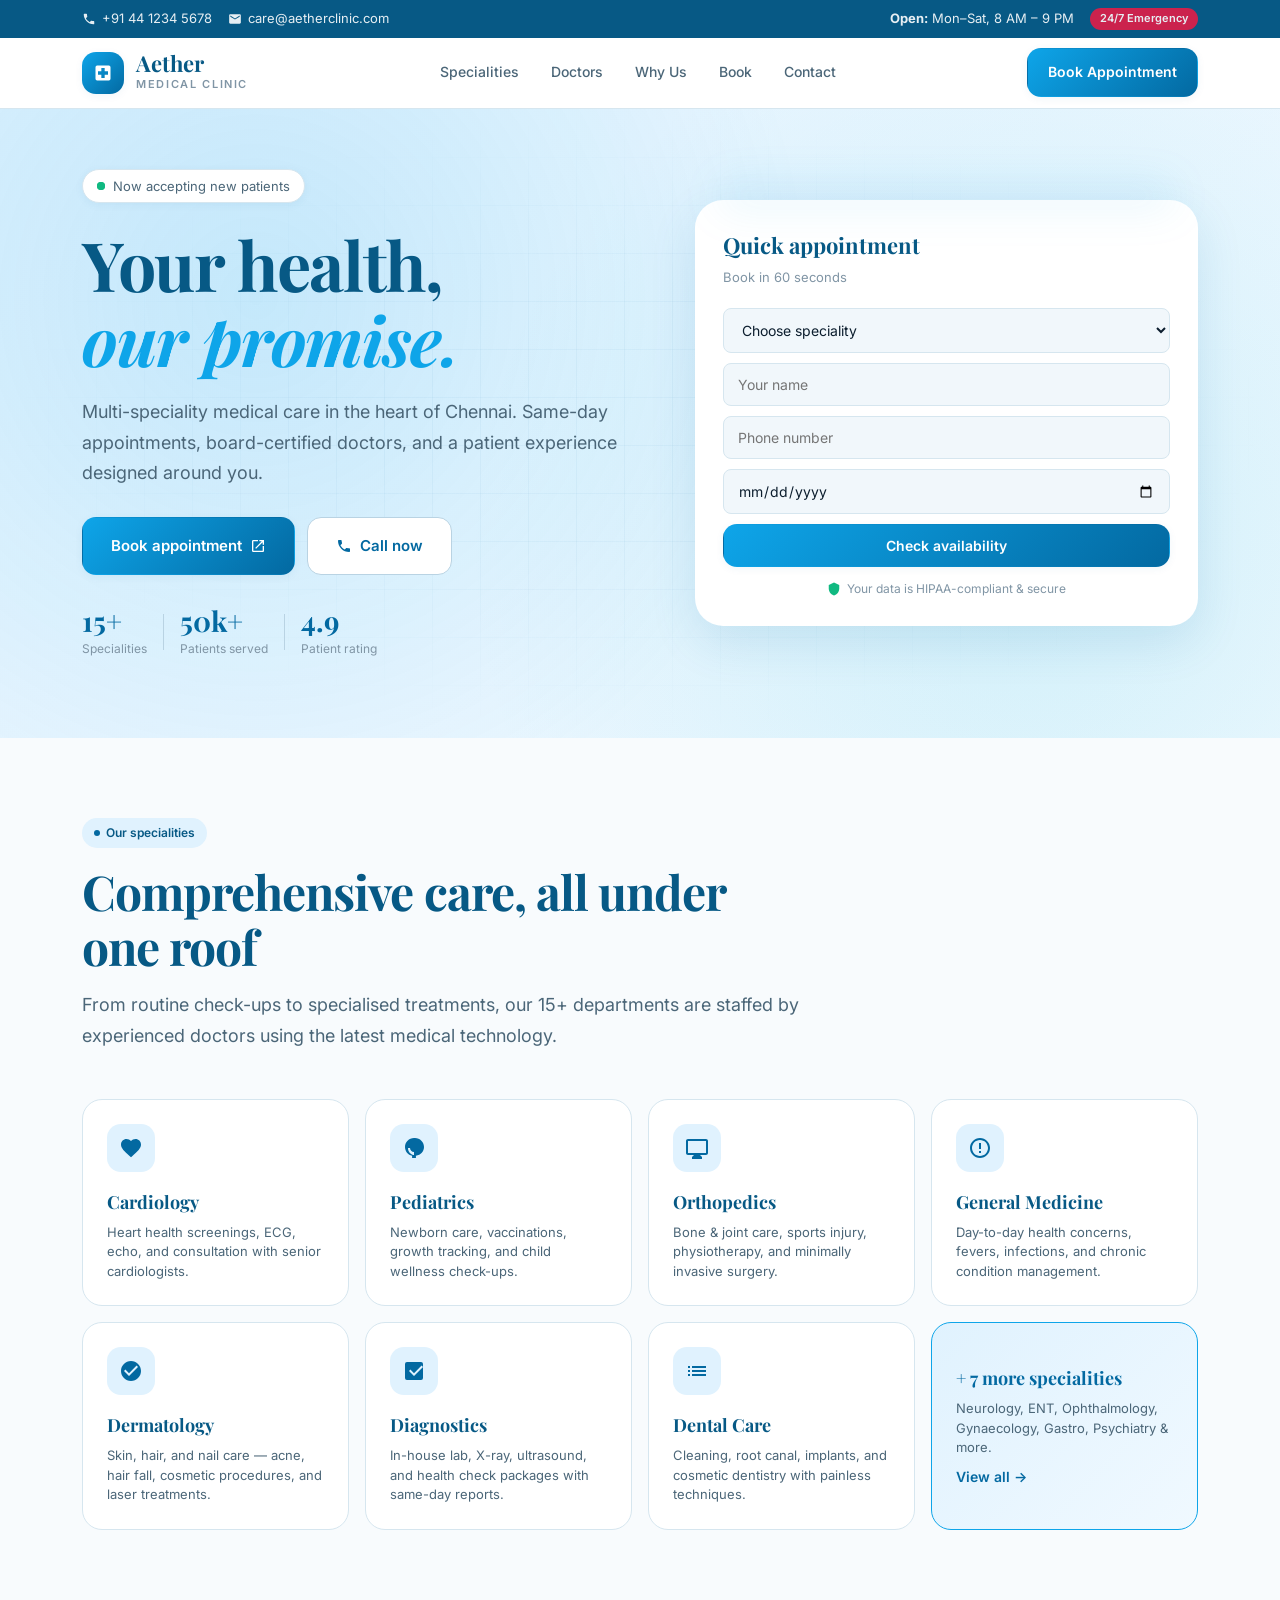
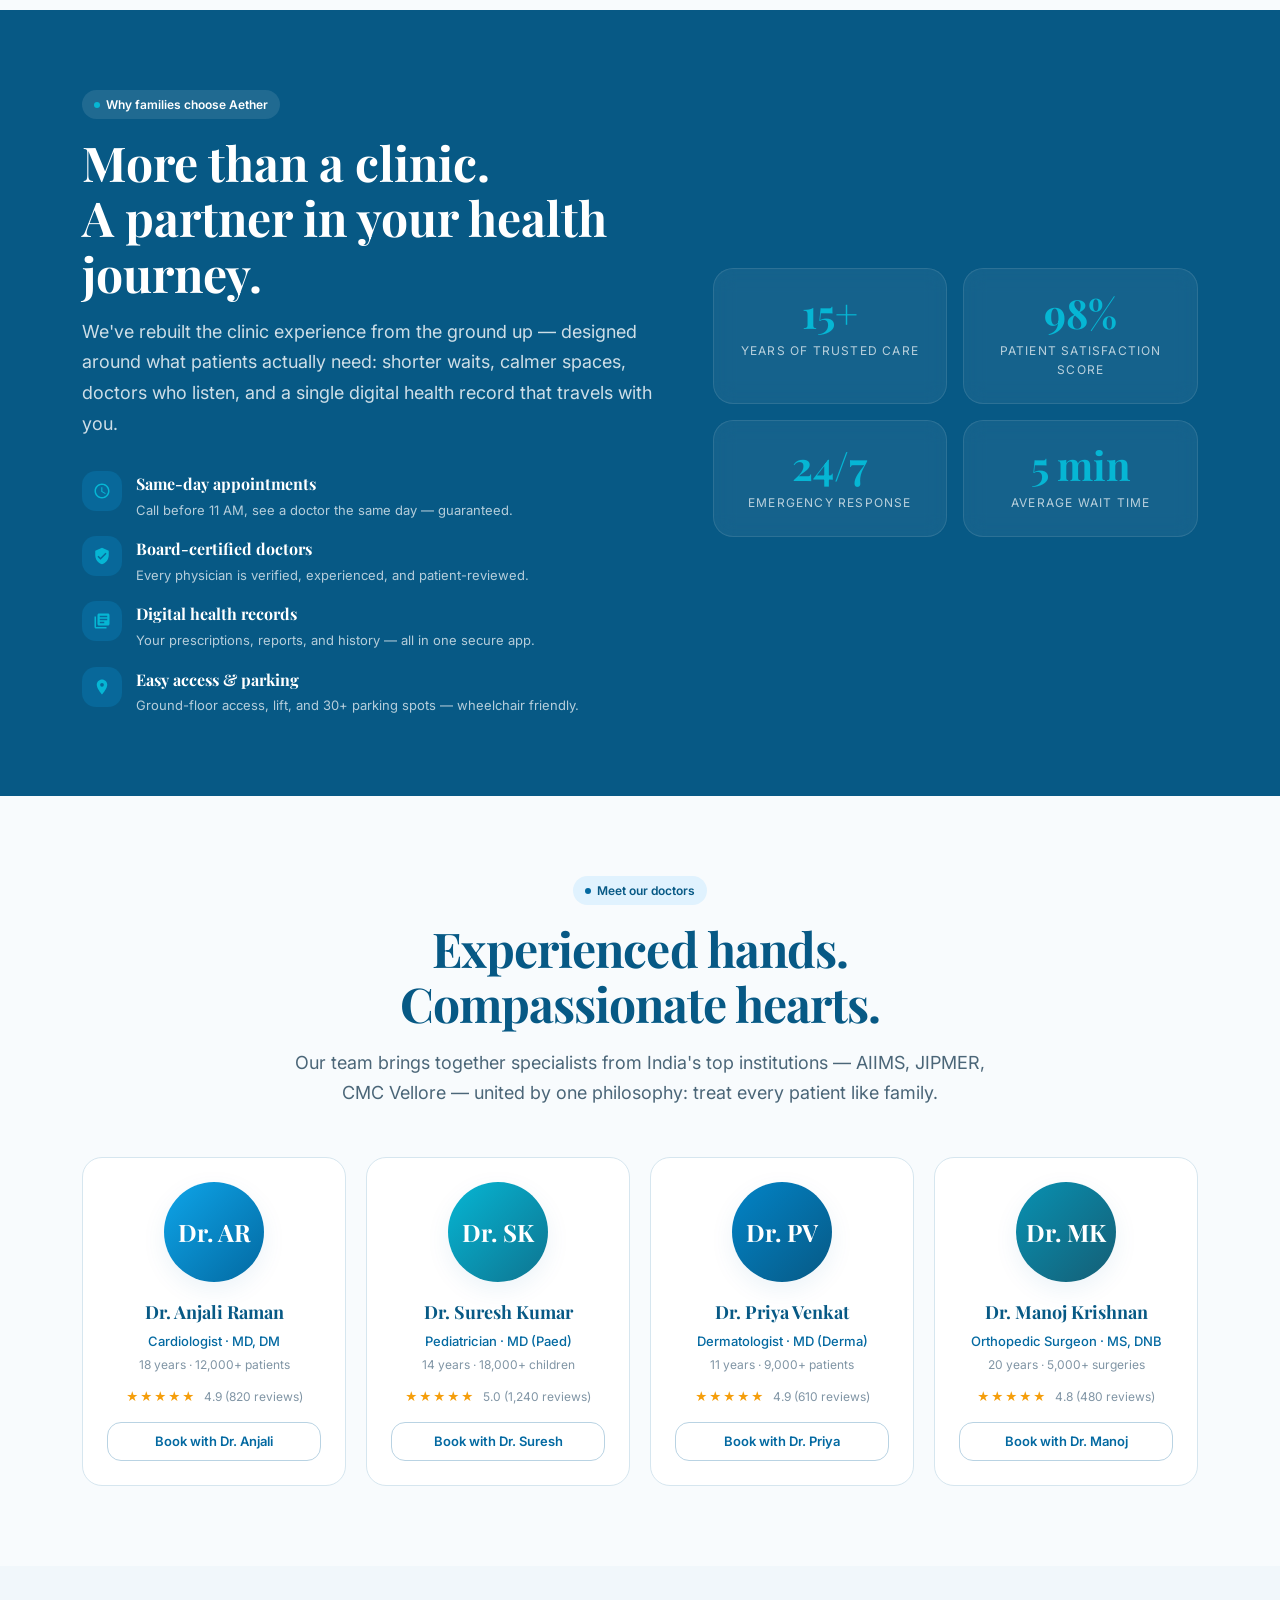
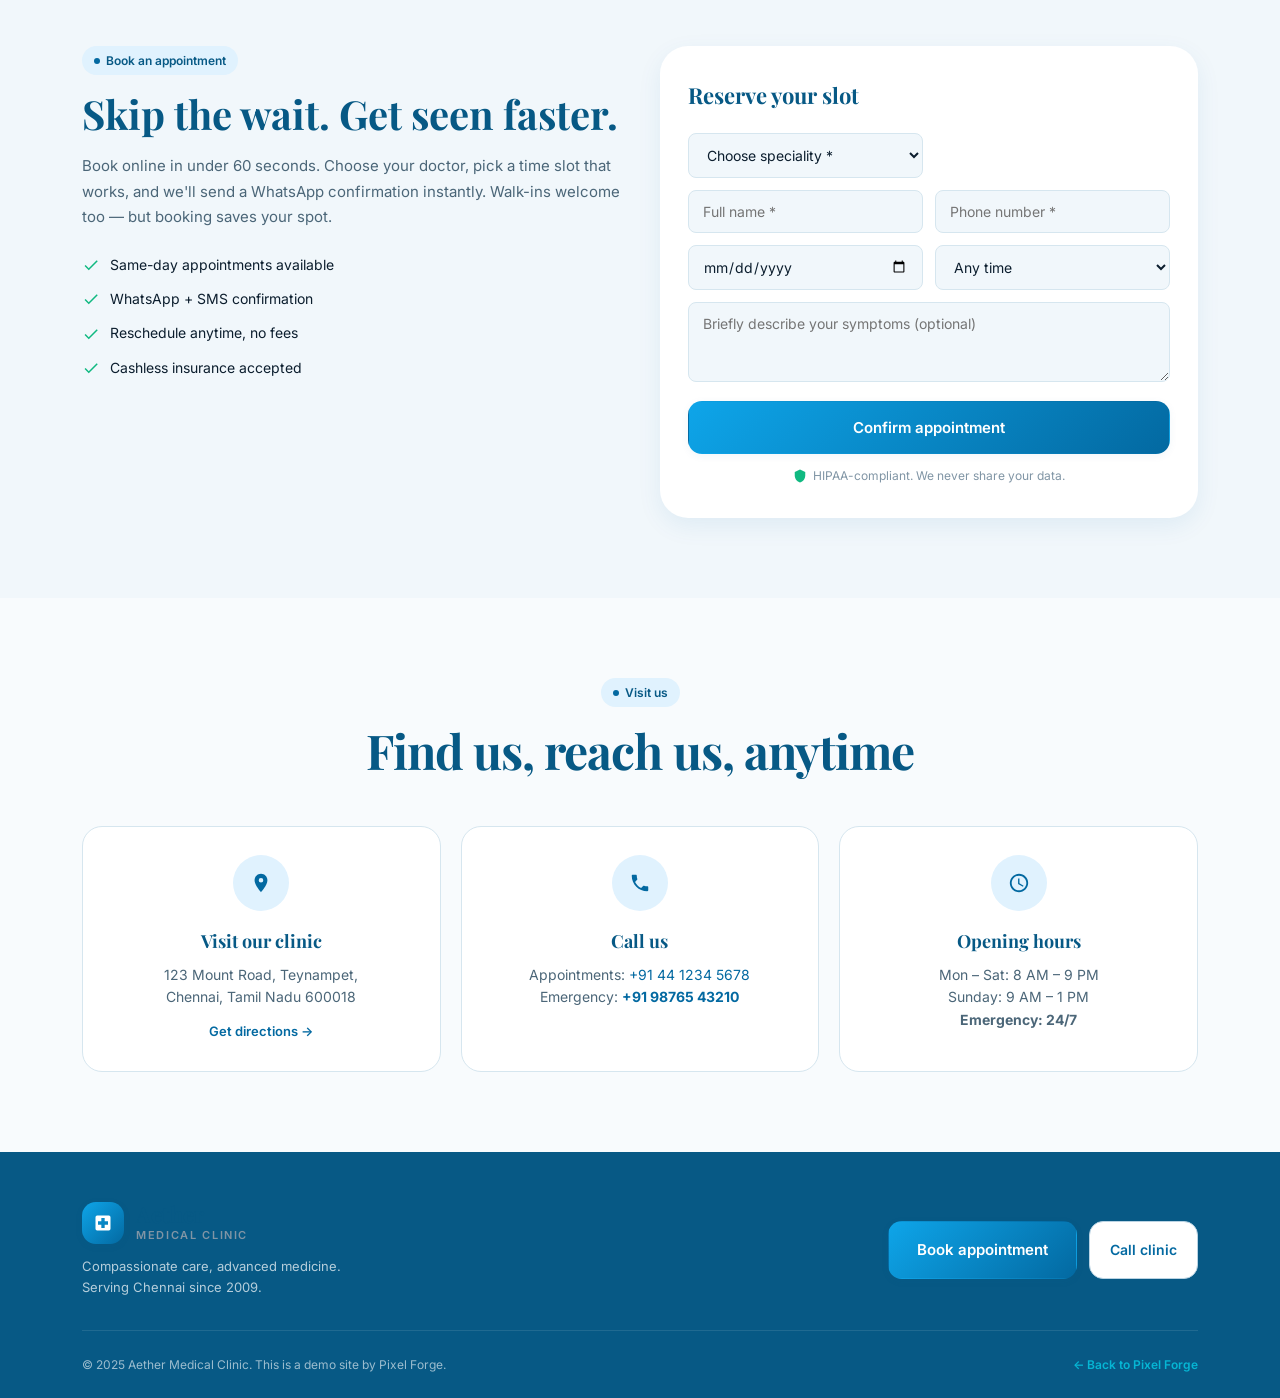
<file: demos/clinic/index.html>
<!DOCTYPE html>
<html lang="en">
<head>
  <meta charset="UTF-8" />
  <meta name="viewport" content="width=device-width, initial-scale=1.0, viewport-fit=cover" />
  <meta name="theme-color" content="#0c4a6e" />
  <meta name="description" content="Aether Medical Clinic — multi-speciality healthcare in Chennai. Book appointments online with leading doctors. Compassionate care, advanced technology." />
  <title>Aether Medical Clinic — Compassionate Care, Advanced Medicine</title>

  <link rel="preconnect" href="https://fonts.googleapis.com">
  <link rel="preconnect" href="https://fonts.gstatic.com" crossorigin>
  <link href="https://fonts.googleapis.com/css2?family=Playfair+Display:wght@500;600;700&family=Inter:wght@400;500;600;700&display=swap" rel="stylesheet">

  <link rel="icon" type="image/svg+xml" href="data:image/svg+xml,%3Csvg xmlns='http://www.w3.org/2000/svg' viewBox='0 0 24 24' fill='%230369a1'%3E%3Cpath d='M19 3H5a2 2 0 0 0-2 2v14a2 2 0 0 0 2 2h14a2 2 0 0 0 2-2V5a2 2 0 0 0-2-2zm-1 11h-4v4h-4v-4H6v-4h4V6h4v4h4v4z'/%3E%3C/svg%3E" />
  <link rel="stylesheet" href="css/styles.css" />
</head>
<body>

  <!-- Top bar -->
  <div class="topbar">
    <div class="container topbar__inner">
      <div class="topbar__contact">
        <a href="tel:+914412345678">
          <svg viewBox="0 0 24 24" width="14" height="14" fill="currentColor"><path d="M20 15.5c-1.25 0-2.45-.2-3.57-.57-.35-.11-.74-.03-1.02.25l-2.2 2.2c-2.83-1.44-5.15-3.75-6.59-6.59l2.2-2.21c.28-.26.36-.65.25-1C8.7 6.45 8.5 5.25 8.5 4c0-.55-.45-1-1-1H4c-.55 0-1 .45-1 1 0 9.39 7.61 17 17 17 .55 0 1-.45 1-1v-3.5c0-.55-.45-1-1-1z"/></svg>
          +91 44 1234 5678
        </a>
        <a href="mailto:care@aetherclinic.com">
          <svg viewBox="0 0 24 24" width="14" height="14" fill="currentColor"><path d="M20 4H4c-1.1 0-1.99.9-1.99 2L2 18c0 1.1.9 2 2 2h16c1.1 0 2-.9 2-2V6c0-1.1-.9-2-2-2zm0 4-8 5-8-5V6l8 5 8-5v2z"/></svg>
          care@aetherclinic.com
        </a>
      </div>
      <div class="topbar__hours">
        <span><strong>Open:</strong> Mon–Sat, 8 AM – 9 PM</span>
        <span class="topbar__emergency">24/7 Emergency</span>
      </div>
    </div>
  </div>

  <!-- Navigation -->
  <header class="nav" id="nav">
    <div class="container nav__inner">
      <a href="#home" class="nav__logo">
        <div class="nav__logo-icon">
          <svg viewBox="0 0 24 24" width="20" height="20" fill="white"><path d="M19 3H5a2 2 0 0 0-2 2v14a2 2 0 0 0 2 2h14a2 2 0 0 0 2-2V5a2 2 0 0 0-2-2zm-1 11h-4v4h-4v-4H6v-4h4V6h4v4h4v4z"/></svg>
        </div>
        <div>
          <div class="nav__logo-text">Aether</div>
          <div class="nav__logo-sub">Medical Clinic</div>
        </div>
      </a>

      <nav class="nav__links" aria-label="Main">
        <a href="#services">Specialities</a>
        <a href="#doctors">Doctors</a>
        <a href="#why">Why Us</a>
        <a href="#booking">Book</a>
        <a href="#contact">Contact</a>
      </nav>

      <div class="nav__actions">
        <a href="#booking" class="btn btn--primary">Book Appointment</a>
        <button class="nav__toggle" id="navToggle" aria-label="Menu">
          <span></span><span></span><span></span>
        </button>
      </div>
    </div>

    <div class="mobile-menu" id="mobileMenu" hidden>
      <div class="mobile-menu__head">
        <span class="nav__logo-text">Aether</span>
        <button class="nav__toggle nav__toggle--close" id="navClose" aria-label="Close">
          <svg viewBox="0 0 24 24" width="24" height="24" fill="currentColor"><path d="M19 6.41 17.59 5 12 10.59 6.41 5 5 6.41 10.59 12 5 17.59 6.41 19 12 13.41 17.59 19 19 17.59 13.41 12z"/></svg>
        </button>
      </div>
      <nav class="mobile-menu__links" aria-label="Mobile">
        <a href="#services">Specialities</a>
        <a href="#doctors">Doctors</a>
        <a href="#why">Why Us</a>
        <a href="#booking">Book Appointment</a>
        <a href="#contact">Contact</a>
        <a href="tel:+914412345678" class="btn btn--ghost">Call +91 44 1234 5678</a>
      </nav>
    </div>
  </header>

  <!-- HERO -->
  <section class="hero" id="home">
    <div class="hero__bg">
      <div class="hero__pattern"></div>
    </div>
    <div class="container hero__inner">
      <div class="hero__content">
        <div class="hero__badge">
          <span class="dot"></span>
          Now accepting new patients
        </div>
        <h1>Your health,<br><span class="hero__accent">our promise.</span></h1>
        <p>Multi-speciality medical care in the heart of Chennai. Same-day appointments, board-certified doctors, and a patient experience designed around you.</p>

        <div class="hero__ctas">
          <a href="#booking" class="btn btn--primary btn--lg">
            Book appointment
            <svg viewBox="0 0 24 24" width="16" height="16" fill="currentColor"><path d="M19 19H5V5h7V3H5a2 2 0 0 0-2 2v14a2 2 0 0 0 2 2h14c1.1 0 2-.9 2-2v-7h-2v7zM14 3v2h3.59l-9.83 9.83 1.41 1.41L19 6.41V10h2V3h-7z"/></svg>
          </a>
          <a href="tel:+914412345678" class="btn btn--ghost btn--lg">
            <svg viewBox="0 0 24 24" width="16" height="16" fill="currentColor"><path d="M20 15.5c-1.25 0-2.45-.2-3.57-.57-.35-.11-.74-.03-1.02.25l-2.2 2.2c-2.83-1.44-5.15-3.75-6.59-6.59l2.2-2.21c.28-.26.36-.65.25-1C8.7 6.45 8.5 5.25 8.5 4c0-.55-.45-1-1-1H4c-.55 0-1 .45-1 1 0 9.39 7.61 17 17 17 .55 0 1-.45 1-1v-3.5c0-.55-.45-1-1-1z"/></svg>
            Call now
          </a>
        </div>

        <div class="hero__trust">
          <div class="hero__trust-item">
            <strong>15+</strong>
            <span>Specialities</span>
          </div>
          <div class="hero__trust-divider"></div>
          <div class="hero__trust-item">
            <strong>50k+</strong>
            <span>Patients served</span>
          </div>
          <div class="hero__trust-divider"></div>
          <div class="hero__trust-item">
            <strong>4.9</strong>
            <span>Patient rating</span>
          </div>
        </div>
      </div>

      <div class="hero__visual">
        <div class="booking-card">
          <h3>Quick appointment</h3>
          <p>Book in 60 seconds</p>
          <div class="booking-card__form">
            <select aria-label="Speciality">
              <option>Choose speciality</option>
              <option>General Medicine</option>
              <option>Cardiology</option>
              <option>Pediatrics</option>
              <option>Orthopedics</option>
              <option>Dermatology</option>
            </select>
            <input type="text" placeholder="Your name" aria-label="Your name" />
            <input type="tel" placeholder="Phone number" aria-label="Phone number" />
            <input type="date" aria-label="Preferred date" />
            <button class="btn btn--primary btn--block">Check availability</button>
          </div>
          <div class="booking-card__note">
            <svg viewBox="0 0 24 24" width="14" height="14" fill="currentColor"><path d="M12 1 3 5v6c0 5.55 3.84 10.74 9 12 5.16-1.26 9-6.45 9-12V5l-9-4z"/></svg>
            Your data is HIPAA-compliant &amp; secure
          </div>
        </div>
      </div>
    </div>
  </section>

  <!-- Specialities -->
  <section class="section specialities" id="services">
    <div class="container">
      <div class="section-head">
        <span class="section-badge">Our specialities</span>
        <h2>Comprehensive care, all under one roof</h2>
        <p>From routine check-ups to specialised treatments, our 15+ departments are staffed by experienced doctors using the latest medical technology.</p>
      </div>

      <div class="specialities__grid">
        <article class="speciality-card">
          <div class="speciality-card__icon">
            <svg viewBox="0 0 24 24" width="24" height="24" fill="currentColor"><path d="M12 21.35 10.55 20.03C5.4 15.36 2 12.27 2 8.5 2 5.41 4.42 3 7.5 3c1.74 0 3.41.81 4.5 2.08C13.09 3.81 14.76 3 16.5 3 19.58 3 22 5.41 22 8.5c0 3.77-3.4 6.86-8.55 11.53L12 21.35z"/></svg>
          </div>
          <h3>Cardiology</h3>
          <p>Heart health screenings, ECG, echo, and consultation with senior cardiologists.</p>
        </article>

        <article class="speciality-card">
          <div class="speciality-card__icon">
            <svg viewBox="0 0 24 24" width="24" height="24" fill="currentColor"><path d="M12 2c-4.97 0-9 4.03-9 9 0 4.32 3.04 7.93 7.09 8.79V22h3.82v-2.21C18.96 18.93 22 15.32 22 11c0-4.97-4.03-9-9-9zm-1 16.93C8.34 18.16 6 15.36 6 12h2c0 2.21 1.79 4 4 4v2.93z"/></svg>
          </div>
          <h3>Pediatrics</h3>
          <p>Newborn care, vaccinations, growth tracking, and child wellness check-ups.</p>
        </article>

        <article class="speciality-card">
          <div class="speciality-card__icon">
            <svg viewBox="0 0 24 24" width="24" height="24" fill="currentColor"><path d="M21 3H3c-1.11 0-2 .89-2 2v12c0 1.11.89 2 2 2h6l-2 2v2h10v-2l-2-2h6c1.11 0 2-.89 2-2V5c0-1.11-.89-2-2-2zm0 14H3V5h18v12z"/></svg>
          </div>
          <h3>Orthopedics</h3>
          <p>Bone &amp; joint care, sports injury, physiotherapy, and minimally invasive surgery.</p>
        </article>

        <article class="speciality-card">
          <div class="speciality-card__icon">
            <svg viewBox="0 0 24 24" width="24" height="24" fill="currentColor"><path d="M12 2C6.48 2 2 6.48 2 12s4.48 10 10 10 10-4.48 10-10S17.52 2 12 2zm0 18c-4.41 0-8-3.59-8-8s3.59-8 8-8 8 3.59 8 8-3.59 8-8 8zm-1-13h2v6h-2zm0 8h2v2h-2z"/></svg>
          </div>
          <h3>General Medicine</h3>
          <p>Day-to-day health concerns, fevers, infections, and chronic condition management.</p>
        </article>

        <article class="speciality-card">
          <div class="speciality-card__icon">
            <svg viewBox="0 0 24 24" width="24" height="24" fill="currentColor"><path d="M12 2C6.48 2 2 6.48 2 12s4.48 10 10 10 10-4.48 10-10S17.52 2 12 2zm-2 15-5-5 1.41-1.41L10 14.17l7.59-7.59L19 8l-9 9z"/></svg>
          </div>
          <h3>Dermatology</h3>
          <p>Skin, hair, and nail care — acne, hair fall, cosmetic procedures, and laser treatments.</p>
        </article>

        <article class="speciality-card">
          <div class="speciality-card__icon">
            <svg viewBox="0 0 24 24" width="24" height="24" fill="currentColor"><path d="M19 3H5a2 2 0 0 0-2 2v14a2 2 0 0 0 2 2h14a2 2 0 0 0 2-2V5a2 2 0 0 0-2-2zm-7 14-5-5 1.41-1.41L12 14.17l7.59-7.59L21 8l-9 9z"/></svg>
          </div>
          <h3>Diagnostics</h3>
          <p>In-house lab, X-ray, ultrasound, and health check packages with same-day reports.</p>
        </article>

        <article class="speciality-card">
          <div class="speciality-card__icon">
            <svg viewBox="0 0 24 24" width="24" height="24" fill="currentColor"><path d="M3 13h2v-2H3v2zm0 4h2v-2H3v2zm0-8h2V7H3v2zm4 4h14v-2H7v2zm0 4h14v-2H7v2zM7 7v2h14V7H7z"/></svg>
          </div>
          <h3>Dental Care</h3>
          <p>Cleaning, root canal, implants, and cosmetic dentistry with painless techniques.</p>
        </article>

        <article class="speciality-card speciality-card--more">
          <h3>+ 7 more specialities</h3>
          <p>Neurology, ENT, Ophthalmology, Gynaecology, Gastro, Psychiatry &amp; more.</p>
          <a href="#booking">View all &rarr;</a>
        </article>
      </div>
    </div>
  </section>

  <!-- Why Us -->
  <section class="why" id="why">
    <div class="container">
      <div class="why__grid">
        <div class="why__left">
          <span class="section-badge">Why families choose Aether</span>
          <h2>More than a clinic.<br>A partner in your health journey.</h2>
          <p>We've rebuilt the clinic experience from the ground up — designed around what patients actually need: shorter waits, calmer spaces, doctors who listen, and a single digital health record that travels with you.</p>

          <div class="why__features">
            <div class="why-feature">
              <div class="why-feature__icon">
                <svg viewBox="0 0 24 24" width="18" height="18" fill="currentColor"><path d="M11.99 2C6.47 2 2 6.48 2 12s4.47 10 9.99 10C17.52 22 22 17.52 22 12S17.52 2 11.99 2zM12 20c-4.42 0-8-3.58-8-8s3.58-8 8-8 8 3.58 8 8-3.58 8-8 8zm.5-13H11v6l5.25 3.15.75-1.23-4.5-2.67z"/></svg>
              </div>
              <div>
                <h4>Same-day appointments</h4>
                <p>Call before 11 AM, see a doctor the same day — guaranteed.</p>
              </div>
            </div>
            <div class="why-feature">
              <div class="why-feature__icon">
                <svg viewBox="0 0 24 24" width="18" height="18" fill="currentColor"><path d="M12 1 3 5v6c0 5.55 3.84 10.74 9 12 5.16-1.26 9-6.45 9-12V5l-9-4zm-2 16-4-4 1.41-1.41L10 14.17l6.59-6.59L18 9l-8 8z"/></svg>
              </div>
              <div>
                <h4>Board-certified doctors</h4>
                <p>Every physician is verified, experienced, and patient-reviewed.</p>
              </div>
            </div>
            <div class="why-feature">
              <div class="why-feature__icon">
                <svg viewBox="0 0 24 24" width="18" height="18" fill="currentColor"><path d="M4 6H2v14c0 1.1.9 2 2 2h14v-2H4V6zm16-4H8c-1.1 0-2 .9-2 2v12c0 1.1.9 2 2 2h12c1.1 0 2-.9 2-2V4c0-1.1-.9-2-2-2zm-1 9H9V9h10v2zm-4 4H9v-2h6v2zm4-8H9V5h10v2z"/></svg>
              </div>
              <div>
                <h4>Digital health records</h4>
                <p>Your prescriptions, reports, and history — all in one secure app.</p>
              </div>
            </div>
            <div class="why-feature">
              <div class="why-feature__icon">
                <svg viewBox="0 0 24 24" width="18" height="18" fill="currentColor"><path d="M12 2C8.13 2 5 5.13 5 9c0 5.25 7 13 7 13s7-7.75 7-13c0-3.87-3.13-7-7-7zm0 9.5a2.5 2.5 0 0 1 0-5 2.5 2.5 0 0 1 0 5z"/></svg>
              </div>
              <div>
                <h4>Easy access &amp; parking</h4>
                <p>Ground-floor access, lift, and 30+ parking spots — wheelchair friendly.</p>
              </div>
            </div>
          </div>
        </div>

        <div class="why__right">
          <div class="why__stats">
            <div class="why-stat">
              <div class="why-stat__num">15+</div>
              <div class="why-stat__label">Years of trusted care</div>
            </div>
            <div class="why-stat">
              <div class="why-stat__num">98%</div>
              <div class="why-stat__label">Patient satisfaction score</div>
            </div>
            <div class="why-stat">
              <div class="why-stat__num">24/7</div>
              <div class="why-stat__label">Emergency response</div>
            </div>
            <div class="why-stat">
              <div class="why-stat__num">5 min</div>
              <div class="why-stat__label">Average wait time</div>
            </div>
          </div>
        </div>
      </div>
    </div>
  </section>

  <!-- Doctors -->
  <section class="section doctors" id="doctors">
    <div class="container">
      <div class="section-head section-head--center">
        <span class="section-badge">Meet our doctors</span>
        <h2>Experienced hands. Compassionate hearts.</h2>
        <p>Our team brings together specialists from India's top institutions — AIIMS, JIPMER, CMC Vellore — united by one philosophy: treat every patient like family.</p>
      </div>

      <div class="doctors__grid">
        <article class="doctor-card">
          <div class="doctor-card__photo" style="background: linear-gradient(135deg, #0ea5e9, #0369a1);">
            <span>Dr. AR</span>
          </div>
          <h3>Dr. Anjali Raman</h3>
          <p class="doctor-card__role">Cardiologist · MD, DM</p>
          <p class="doctor-card__exp">18 years · 12,000+ patients</p>
          <div class="doctor-card__rating">
            <span class="stars">★★★★★</span>
            <span>4.9 (820 reviews)</span>
          </div>
          <a href="#booking" class="btn btn--ghost btn--block btn--sm">Book with Dr. Anjali</a>
        </article>

        <article class="doctor-card">
          <div class="doctor-card__photo" style="background: linear-gradient(135deg, #06b6d4, #0e7490);">
            <span>Dr. SK</span>
          </div>
          <h3>Dr. Suresh Kumar</h3>
          <p class="doctor-card__role">Pediatrician · MD (Paed)</p>
          <p class="doctor-card__exp">14 years · 18,000+ children</p>
          <div class="doctor-card__rating">
            <span class="stars">★★★★★</span>
            <span>5.0 (1,240 reviews)</span>
          </div>
          <a href="#booking" class="btn btn--ghost btn--block btn--sm">Book with Dr. Suresh</a>
        </article>

        <article class="doctor-card">
          <div class="doctor-card__photo" style="background: linear-gradient(135deg, #0284c7, #075985);">
            <span>Dr. PV</span>
          </div>
          <h3>Dr. Priya Venkat</h3>
          <p class="doctor-card__role">Dermatologist · MD (Derma)</p>
          <p class="doctor-card__exp">11 years · 9,000+ patients</p>
          <div class="doctor-card__rating">
            <span class="stars">★★★★★</span>
            <span>4.9 (610 reviews)</span>
          </div>
          <a href="#booking" class="btn btn--ghost btn--block btn--sm">Book with Dr. Priya</a>
        </article>

        <article class="doctor-card">
          <div class="doctor-card__photo" style="background: linear-gradient(135deg, #0891b2, #155e75);">
            <span>Dr. MK</span>
          </div>
          <h3>Dr. Manoj Krishnan</h3>
          <p class="doctor-card__role">Orthopedic Surgeon · MS, DNB</p>
          <p class="doctor-card__exp">20 years · 5,000+ surgeries</p>
          <div class="doctor-card__rating">
            <span class="stars">★★★★★</span>
            <span>4.8 (480 reviews)</span>
          </div>
          <a href="#booking" class="btn btn--ghost btn--block btn--sm">Book with Dr. Manoj</a>
        </article>
      </div>
    </div>
  </section>

  <!-- Booking -->
  <section class="booking" id="booking">
    <div class="container">
      <div class="booking__inner">
        <div class="booking__left">
          <span class="section-badge">Book an appointment</span>
          <h2>Skip the wait. Get seen faster.</h2>
          <p>Book online in under 60 seconds. Choose your doctor, pick a time slot that works, and we'll send a WhatsApp confirmation instantly. Walk-ins welcome too — but booking saves your spot.</p>
          <ul class="booking__list">
            <li>Same-day appointments available</li>
            <li>WhatsApp + SMS confirmation</li>
            <li>Reschedule anytime, no fees</li>
            <li>Cashless insurance accepted</li>
          </ul>
        </div>
        <form class="booking__form" id="bookingForm">
          <h3>Reserve your slot</h3>
          <div class="booking__form-row">
            <select aria-label="Speciality" required>
              <option value="">Choose speciality *</option>
              <option>General Medicine</option>
              <option>Cardiology</option>
              <option>Pediatrics</option>
              <option>Orthopedics</option>
              <option>Dermatology</option>
              <option>Dental</option>
              <option>Other</option>
            </select>
          </div>
          <div class="booking__form-row">
            <input type="text" placeholder="Full name *" required />
            <input type="tel" placeholder="Phone number *" required />
          </div>
          <div class="booking__form-row">
            <input type="date" aria-label="Preferred date" required />
            <select aria-label="Preferred time">
              <option value="">Any time</option>
              <option>Morning (8 AM – 12 PM)</option>
              <option>Afternoon (12 – 4 PM)</option>
              <option>Evening (4 – 9 PM)</option>
            </select>
          </div>
          <textarea placeholder="Briefly describe your symptoms (optional)" rows="3"></textarea>
          <button type="submit" class="btn btn--primary btn--block btn--lg">Confirm appointment</button>
          <p class="booking__note">
            <svg viewBox="0 0 24 24" width="14" height="14" fill="currentColor"><path d="M12 1 3 5v6c0 5.55 3.84 10.74 9 12 5.16-1.26 9-6.45 9-12V5l-9-4z"/></svg>
            HIPAA-compliant. We never share your data.
          </p>
          <div class="booking__success" id="bookingSuccess" hidden>
            <svg viewBox="0 0 24 24" width="36" height="36" fill="#10b981"><path d="M9 16.17 4.83 12l-1.42 1.41L9 19 21 7l-1.41-1.41z"/></svg>
            <h3>Appointment requested!</h3>
            <p>We'll call you within 15 minutes to confirm your slot.</p>
          </div>
        </form>
      </div>
    </div>
  </section>

  <!-- Contact -->
  <section class="contact" id="contact">
    <div class="container">
      <div class="section-head section-head--center">
        <span class="section-badge">Visit us</span>
        <h2>Find us, reach us, anytime</h2>
      </div>
      <div class="contact__grid">
        <div class="contact-card">
          <div class="contact-card__icon">
            <svg viewBox="0 0 24 24" width="22" height="22" fill="currentColor"><path d="M12 2C8.13 2 5 5.13 5 9c0 5.25 7 13 7 13s7-7.75 7-13c0-3.87-3.13-7-7-7zm0 9.5a2.5 2.5 0 0 1 0-5 2.5 2.5 0 0 1 0 5z"/></svg>
          </div>
          <h3>Visit our clinic</h3>
          <p>123 Mount Road, Teynampet,<br>Chennai, Tamil Nadu 600018</p>
          <a href="#" class="contact-card__link">Get directions &rarr;</a>
        </div>
        <div class="contact-card">
          <div class="contact-card__icon">
            <svg viewBox="0 0 24 24" width="22" height="22" fill="currentColor"><path d="M20 15.5c-1.25 0-2.45-.2-3.57-.57-.35-.11-.74-.03-1.02.25l-2.2 2.2c-2.83-1.44-5.15-3.75-6.59-6.59l2.2-2.21c.28-.26.36-.65.25-1C8.7 6.45 8.5 5.25 8.5 4c0-.55-.45-1-1-1H4c-.55 0-1 .45-1 1 0 9.39 7.61 17 17 17 .55 0 1-.45 1-1v-3.5c0-.55-.45-1-1-1z"/></svg>
          </div>
          <h3>Call us</h3>
          <p>Appointments: <a href="tel:+914412345678">+91 44 1234 5678</a><br>Emergency: <a href="tel:+919876543210" class="contact-card__emergency">+91 98765 43210</a></p>
        </div>
        <div class="contact-card">
          <div class="contact-card__icon">
            <svg viewBox="0 0 24 24" width="22" height="22" fill="currentColor"><path d="M11.99 2C6.47 2 2 6.48 2 12s4.47 10 9.99 10C17.52 22 22 17.52 22 12S17.52 2 11.99 2zM12 20c-4.42 0-8-3.58-8-8s3.58-8 8-8 8 3.58 8 8-3.58 8-8 8zm.5-13H11v6l5.25 3.15.75-1.23-4.5-2.67z"/></svg>
          </div>
          <h3>Opening hours</h3>
          <p>Mon – Sat: 8 AM – 9 PM<br>Sunday: 9 AM – 1 PM<br><strong>Emergency: 24/7</strong></p>
        </div>
      </div>
    </div>
  </section>

  <!-- Footer -->
  <footer class="footer">
    <div class="container">
      <div class="footer__top">
        <div class="footer__brand">
          <div class="nav__logo">
            <div class="nav__logo-icon">
              <svg viewBox="0 0 24 24" width="20" height="20" fill="white"><path d="M19 3H5a2 2 0 0 0-2 2v14a2 2 0 0 0 2 2h14a2 2 0 0 0 2-2V5a2 2 0 0 0-2-2zm-1 11h-4v4h-4v-4H6v-4h4V6h4v4h4v4z"/></svg>
            </div>
            <div>
              <div class="nav__logo-text">Aether</div>
              <div class="nav__logo-sub">Medical Clinic</div>
            </div>
          </div>
          <p>Compassionate care, advanced medicine.<br>Serving Chennai since 2009.</p>
        </div>
        <div class="footer__cta">
          <a href="#booking" class="btn btn--primary btn--lg">Book appointment</a>
          <a href="tel:+914412345678" class="btn btn--ghost">Call clinic</a>
        </div>
      </div>
      <div class="footer__bottom">
        <p>&copy; 2025 Aether Medical Clinic. This is a demo site by Pixel Forge.</p>
        <a href="../../index.html" class="footer__back">← Back to Pixel Forge</a>
      </div>
    </div>
  </footer>

  <a href="tel:+914412345678" class="float-call" id="floatCall" aria-label="Call clinic">
    <span class="float-call__pulse"></span>
    <svg viewBox="0 0 24 24" width="20" height="20" fill="currentColor"><path d="M20 15.5c-1.25 0-2.45-.2-3.57-.57-.35-.11-.74-.03-1.02.25l-2.2 2.2c-2.83-1.44-5.15-3.75-6.59-6.59l2.2-2.21c.28-.26.36-.65.25-1C8.7 6.45 8.5 5.25 8.5 4c0-.55-.45-1-1-1H4c-.55 0-1 .45-1 1 0 9.39 7.61 17 17 17 .55 0 1-.45 1-1v-3.5c0-.55-.45-1-1-1z"/></svg>
    <span>Call clinic</span>
  </a>

  <script src="js/main.js"></script>
</body>
</html>
</file>
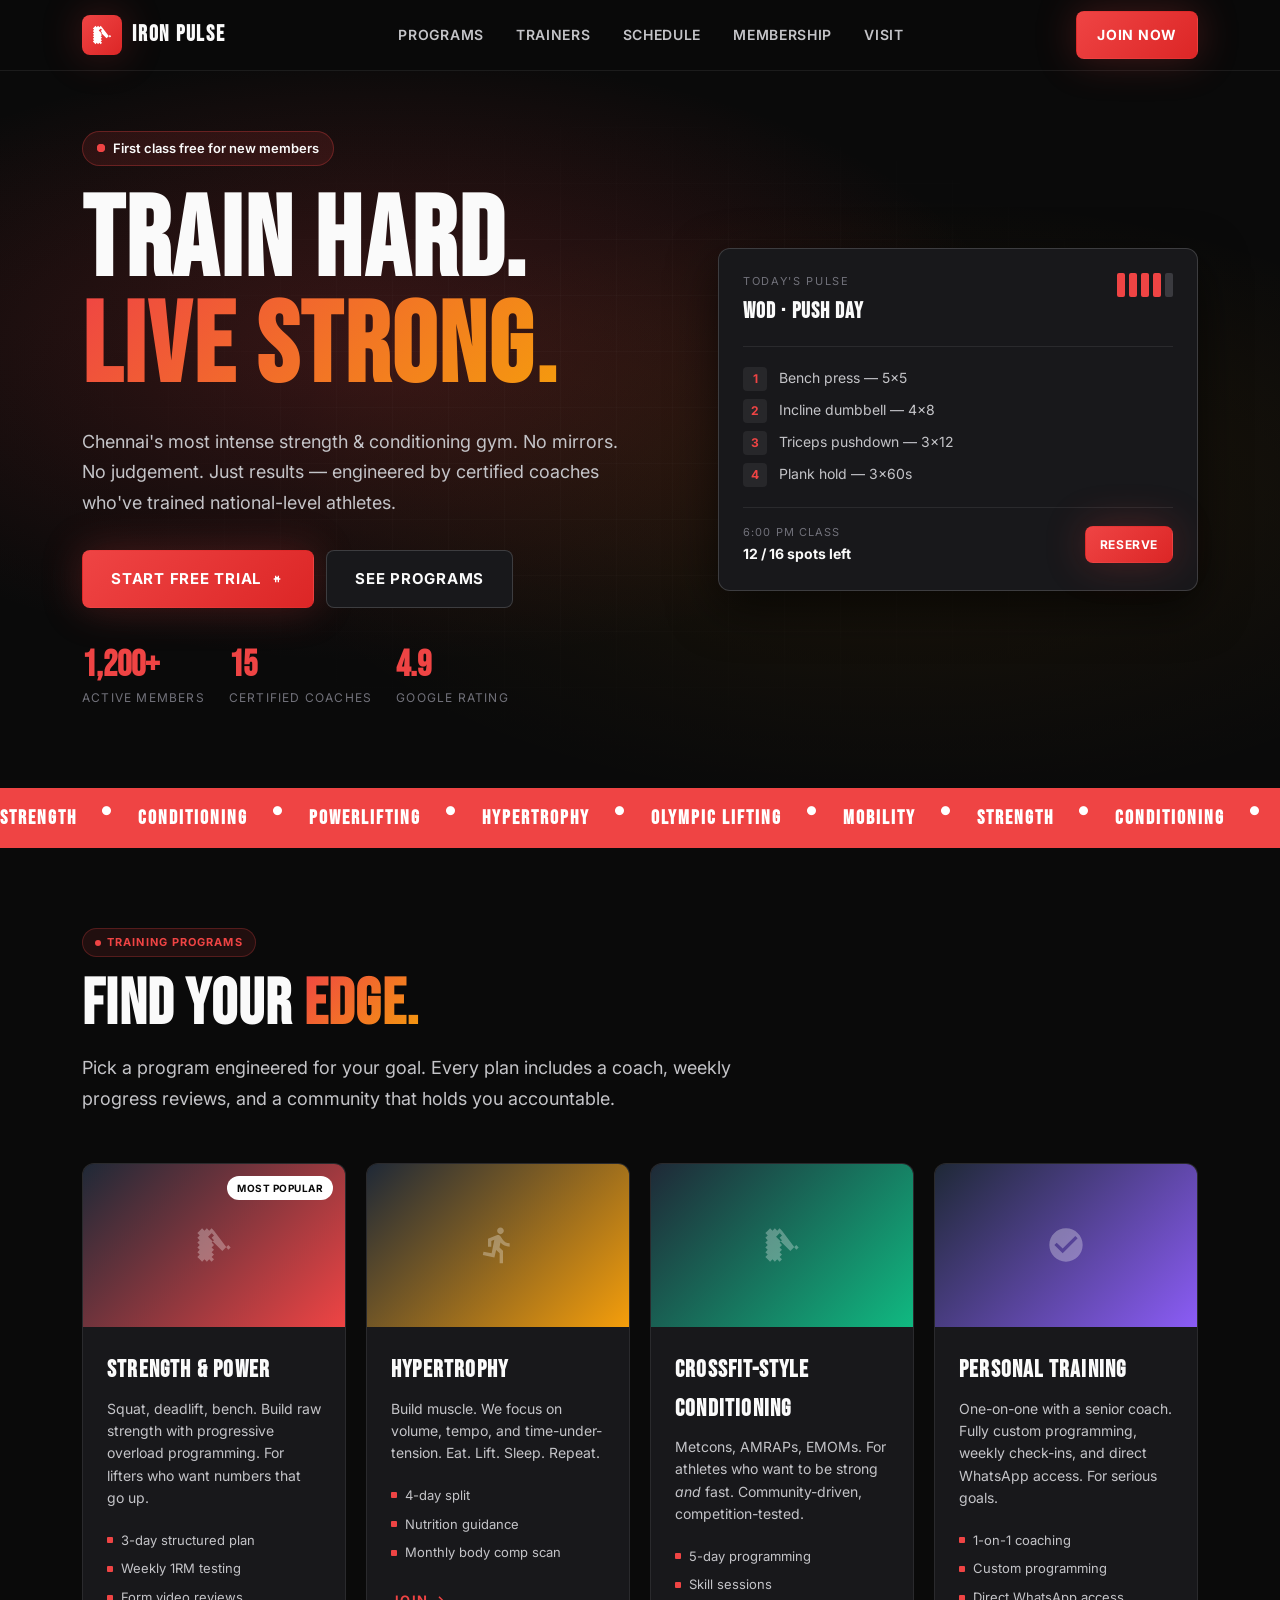
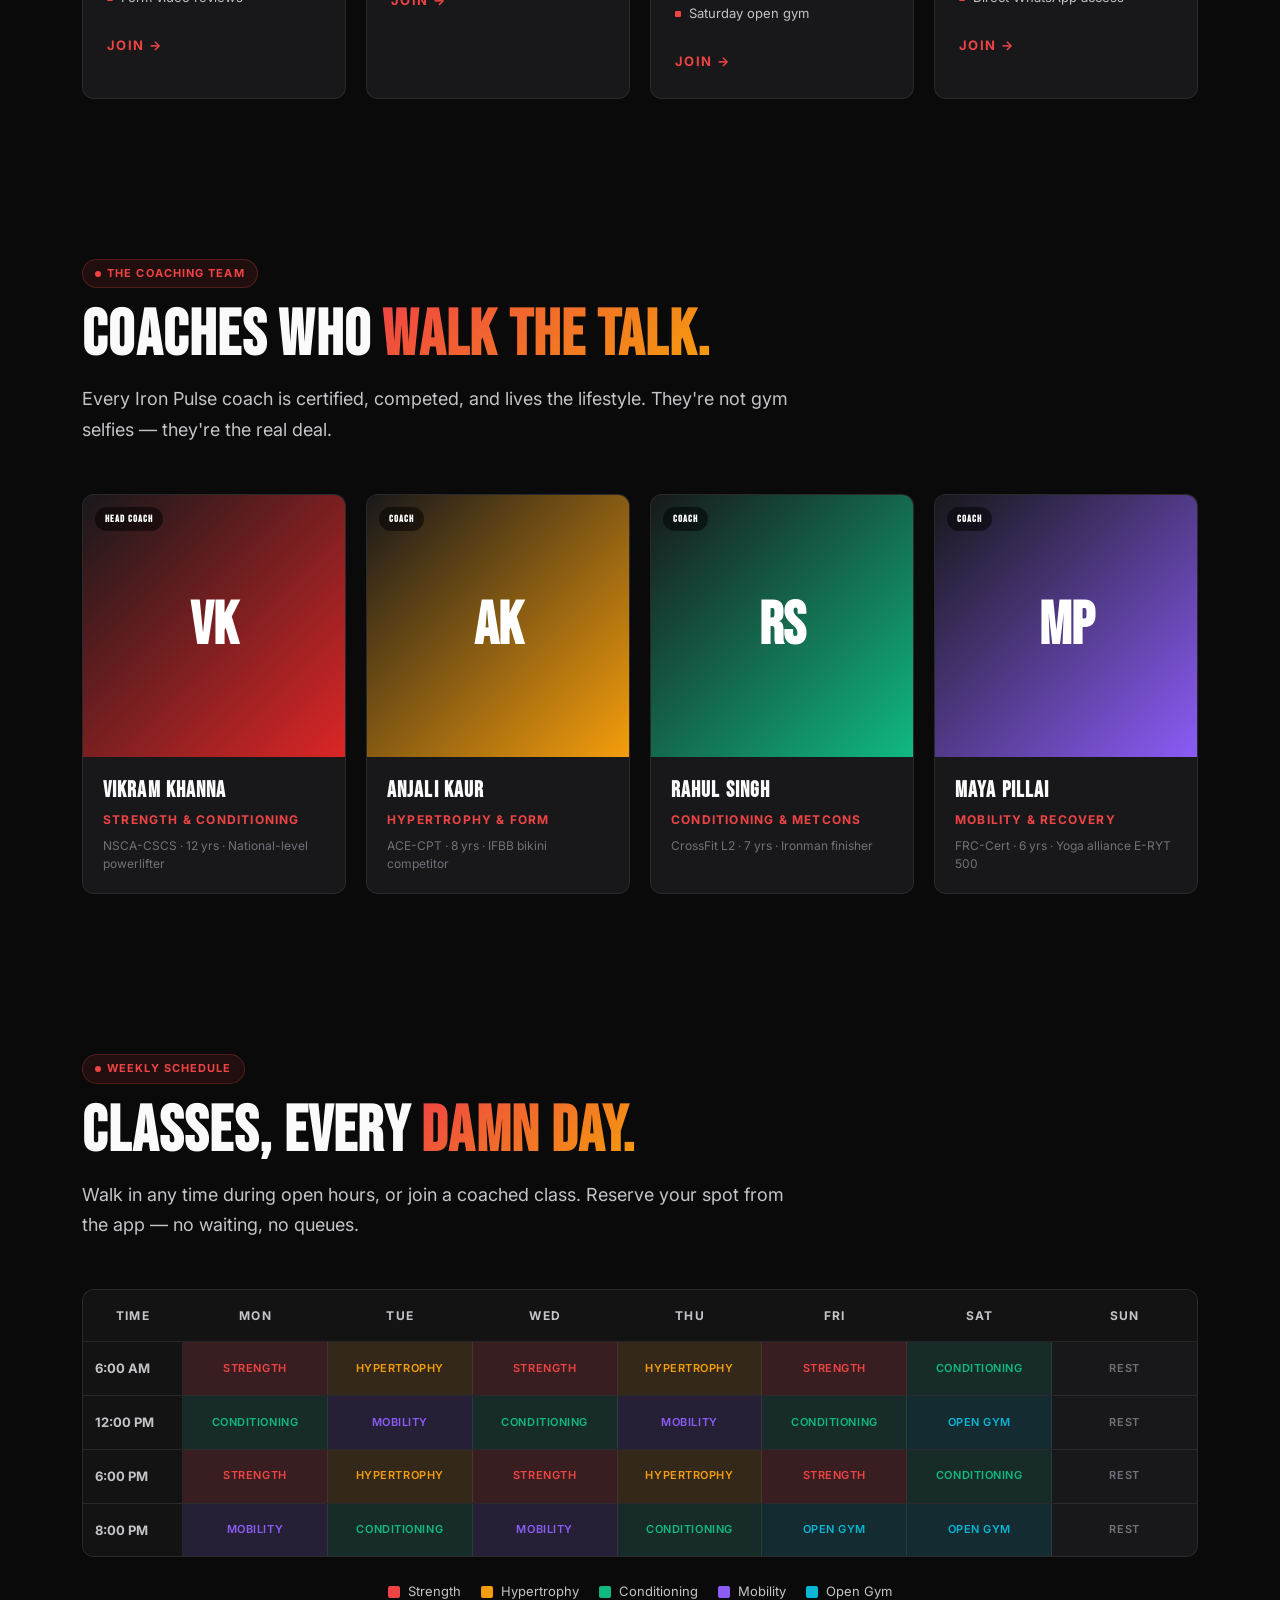
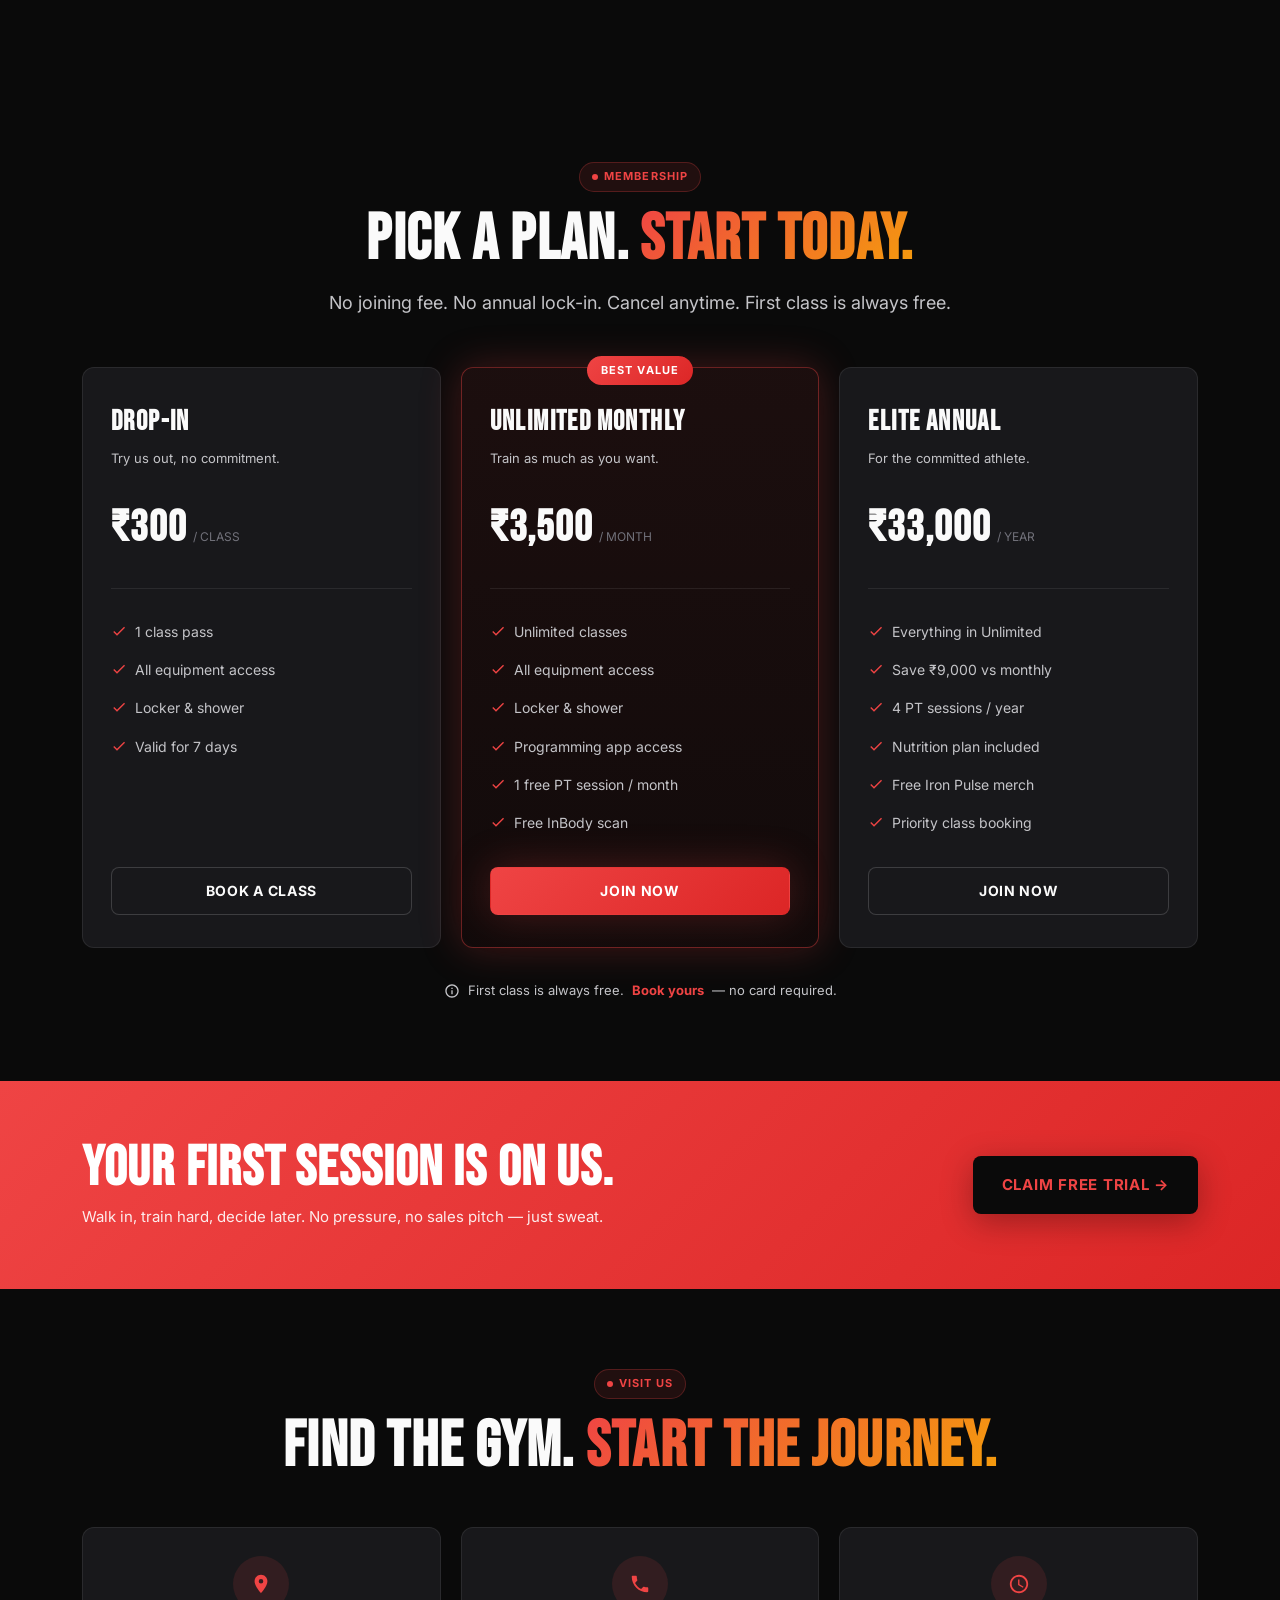
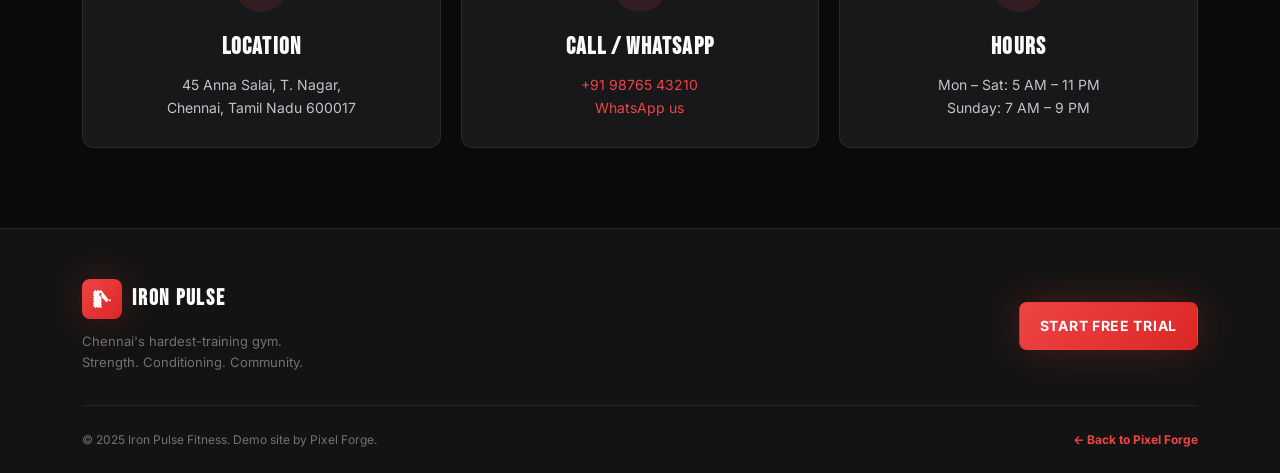
<file: demos/gym/index.html>
<!DOCTYPE html>
<html lang="en">
<head>
  <meta charset="UTF-8" />
  <meta name="viewport" content="width=device-width, initial-scale=1.0, viewport-fit=cover" />
  <meta name="theme-color" content="#0a0a0a" />
  <meta name="description" content="Iron Pulse Fitness — Chennai's hardest-training gym. Strength, conditioning, and community. Free trial for first-timers." />
  <title>Iron Pulse Fitness — Train Hard. Live Strong.</title>

  <link rel="preconnect" href="https://fonts.googleapis.com">
  <link rel="preconnect" href="https://fonts.gstatic.com" crossorigin>
  <link href="https://fonts.googleapis.com/css2?family=Bebas+Neue&family=Inter:wght@400;500;600;700;800&display=swap" rel="stylesheet">

  <link rel="icon" type="image/svg+xml" href="data:image/svg+xml,%3Csvg xmlns='http://www.w3.org/2000/svg' viewBox='0 0 24 24' fill='%23ef4444'%3E%3Cpath d='M20.57 14.86 22 13.43 20.57 12 17 15.57 8.43 7 12 3.43 10.57 2 9.14 3.43 7.71 2 6.29 3.43 4.86 2 3.43 3.43 2 4.86 3.43 6.29 2 7.71 3.43 9.14 2 10.57 3.43 12 2 13.43 3.43 14.86 2 16.29 3.43 17.71 2 19.14 3.43 20.57 2 22 3.43 20.57 4.86 22 6.29 20.57 7.71 22 9.14 20.57 10.57 22 12 20.57 13.43 22 14.86 20.57 16.29 22 17.71 20.57 19.14 22 20.57 20.57 19.14 22 17.71 20.57 16.29 22 14.86 20.57 13.43 22 12 20.57 10.57 19.14 12 17.71 10.57 16.29 12 14.86 10.57 13.43 12 12 10.57 10.57 12 9.14 10.57 7.71 12 6.29 10.57 4.86 12 3.43z'/%3E%3C/svg%3E" />
  <link rel="stylesheet" href="css/styles.css" />
</head>
<body>

  <!-- Nav -->
  <header class="nav" id="nav">
    <div class="container nav__inner">
      <a href="#home" class="nav__logo">
        <div class="nav__logo-icon">
          <svg viewBox="0 0 24 24" width="22" height="22" fill="currentColor">
            <path d="M20.57 14.86 22 13.43 20.57 12 17 15.57 8.43 7 12 3.43 10.57 2 9.14 3.43 7.71 2 6.29 3.43 4.86 2 3.43 3.43 2 4.86 3.43 6.29 2 7.71 3.43 9.14 2 10.57 3.43 12 2 13.43 3.43 14.86 2 16.29 3.43 17.71 2 19.14 3.43 20.57 2 22 3.43 20.57 4.86 22 6.29 20.57 7.71 22 9.14 20.57 10.57 22 12 20.57 13.43 22 14.86 20.57 16.29 22 17.71 20.57 19.14 22 20.57 20.57 19.14 22 17.71 20.57 16.29 22 14.86 20.57 13.43 22 12 20.57 10.57 19.14 12 17.71 10.57 16.29 12 14.86 10.57 13.43 12 12 10.57 10.57 12 9.14 10.57 7.71 12 6.29 10.57 4.86 12 3.43z"/>
          </svg>
        </div>
        <span>IRON PULSE</span>
      </a>

      <nav class="nav__links" aria-label="Main">
        <a href="#programs">Programs</a>
        <a href="#trainers">Trainers</a>
        <a href="#schedule">Schedule</a>
        <a href="#pricing">Membership</a>
        <a href="#contact">Visit</a>
      </nav>

      <div class="nav__actions">
        <a href="#pricing" class="btn btn--primary">Join now</a>
        <button class="nav__toggle" id="navToggle" aria-label="Menu">
          <span></span><span></span><span></span>
        </button>
      </div>
    </div>

    <div class="mobile-menu" id="mobileMenu" hidden>
      <div class="mobile-menu__head">
        <span class="nav__logo-text">IRON PULSE</span>
        <button class="nav__toggle nav__toggle--close" id="navClose" aria-label="Close">
          <svg viewBox="0 0 24 24" width="24" height="24" fill="currentColor"><path d="M19 6.41 17.59 5 12 10.59 6.41 5 5 6.41 10.59 12 5 17.59 6.41 19 12 13.41 17.59 19 19 17.59 13.41 12z"/></svg>
        </button>
      </div>
      <nav class="mobile-menu__links" aria-label="Mobile">
        <a href="#programs">Programs</a>
        <a href="#trainers">Trainers</a>
        <a href="#schedule">Schedule</a>
        <a href="#pricing">Membership</a>
        <a href="#contact">Visit Us</a>
        <a href="#pricing" class="btn btn--primary">Join now</a>
        <a href="tel:+919876543210" class="btn btn--ghost">Call +91 98765 43210</a>
      </nav>
    </div>
  </header>

  <!-- HERO -->
  <section class="hero" id="home">
    <div class="hero__bg">
      <div class="hero__bg-image"></div>
      <div class="hero__overlay"></div>
    </div>
    <div class="container hero__inner">
      <div class="hero__content">
        <div class="hero__badge">
          <span class="dot"></span>
          First class free for new members
        </div>
        <h1>Train hard.<br><span class="hero__accent">Live strong.</span></h1>
        <p>Chennai's most intense strength &amp; conditioning gym. No mirrors. No judgement. Just results — engineered by certified coaches who've trained national-level athletes.</p>

        <div class="hero__ctas">
          <a href="#pricing" class="btn btn--primary btn--lg">
            Start free trial
            <svg viewBox="0 0 24 24" width="16" height="16" fill="currentColor"><path d="M13 7v2h-2V7h-2v4H7v2h2v4h2v-4h2v4h2v-4h2v-2h-2V7z"/></svg>
          </a>
          <a href="#programs" class="btn btn--ghost btn--lg">See programs</a>
        </div>

        <div class="hero__stats">
          <div class="hero__stat">
            <strong>1,200+</strong>
            <span>Active members</span>
          </div>
          <div class="hero__stat">
            <strong>15</strong>
            <span>Certified coaches</span>
          </div>
          <div class="hero__stat">
            <strong>4.9</strong>
            <span>Google rating</span>
          </div>
        </div>
      </div>

      <div class="hero__visual">
        <div class="hero-card">
          <div class="hero-card__head">
            <div>
              <div class="hero-card__label">Today's pulse</div>
              <div class="hero-card__title">WOD · Push Day</div>
            </div>
            <div class="hero-card__intensity">
              <span></span><span></span><span></span><span></span><span class="off"></span>
            </div>
          </div>
          <ul class="hero-card__list">
            <li><span>1</span>Bench press — 5×5</li>
            <li><span>2</span>Incline dumbbell — 4×8</li>
            <li><span>3</span>Triceps pushdown — 3×12</li>
            <li><span>4</span>Plank hold — 3×60s</li>
          </ul>
          <div class="hero-card__bottom">
            <div>
              <div class="hero-card__sub">6:00 PM class</div>
              <div class="hero-card__strong">12 / 16 spots left</div>
            </div>
            <a href="#pricing" class="btn btn--primary btn--sm">Reserve</a>
          </div>
        </div>
      </div>
    </div>
  </section>

  <!-- Marquee strip -->
  <div class="marquee">
    <div class="marquee__inner">
      <span>STRENGTH</span><span class="dot">●</span>
      <span>CONDITIONING</span><span class="dot">●</span>
      <span>POWERLIFTING</span><span class="dot">●</span>
      <span>HYPERTROPHY</span><span class="dot">●</span>
      <span>OLYMPIC LIFTING</span><span class="dot">●</span>
      <span>MOBILITY</span><span class="dot">●</span>
      <span>STRENGTH</span><span class="dot">●</span>
      <span>CONDITIONING</span><span class="dot">●</span>
      <span>POWERLIFTING</span><span class="dot">●</span>
      <span>HYPERTROPHY</span><span class="dot">●</span>
      <span>OLYMPIC LIFTING</span><span class="dot">●</span>
      <span>MOBILITY</span><span class="dot">●</span>
    </div>
  </div>

  <!-- Programs -->
  <section class="section programs" id="programs">
    <div class="container">
      <div class="section-head">
        <span class="section-badge">Training programs</span>
        <h2>Find your <span class="accent">edge.</span></h2>
        <p>Pick a program engineered for your goal. Every plan includes a coach, weekly progress reviews, and a community that holds you accountable.</p>
      </div>

      <div class="programs__grid">
        <article class="program-card">
          <div class="program-card__image" style="background: linear-gradient(135deg, #1f2937, #ef4444);">
            <span class="program-card__tag">Most popular</span>
            <svg viewBox="0 0 24 24" width="40" height="40" fill="white" opacity="0.3"><path d="M20.57 14.86 22 13.43 20.57 12 17 15.57 8.43 7 12 3.43 10.57 2 9.14 3.43 7.71 2 6.29 3.43 4.86 2 3.43 3.43 2 4.86 3.43 6.29 2 7.71 3.43 9.14 2 10.57 3.43 12 2 13.43 3.43 14.86 2 16.29 3.43 17.71 2 19.14 3.43 20.57 2 22 3.43 20.57 4.86 22 6.29 20.57 7.71 22 9.14 20.57 10.57 22 12 20.57 13.43 22 14.86 20.57 16.29 22 17.71 20.57 19.14 22 20.57 20.57 19.14 22 17.71 20.57 16.29 22 14.86 20.57 13.43 22 12 20.57 10.57 19.14 12 17.71 10.57 16.29 12 14.86 10.57 13.43 12 12 10.57 10.57 12 9.14 10.57 7.71 12 6.29 10.57 4.86 12 3.43z"/></svg>
          </div>
          <div class="program-card__body">
            <h3>Strength &amp; Power</h3>
            <p>Squat, deadlift, bench. Build raw strength with progressive overload programming. For lifters who want numbers that go up.</p>
            <ul>
              <li>3-day structured plan</li>
              <li>Weekly 1RM testing</li>
              <li>Form video reviews</li>
            </ul>
            <a href="#pricing" class="program-card__link">Join &rarr;</a>
          </div>
        </article>

        <article class="program-card">
          <div class="program-card__image" style="background: linear-gradient(135deg, #1f2937, #f59e0b);">
            <svg viewBox="0 0 24 24" width="40" height="40" fill="white" opacity="0.3"><path d="M13.49 5.48c1.1 0 2-.9 2-2s-.9-2-2-2-2 .9-2 2 .9 2 2 2zm-3.6 13.9 1-4.4 2.1 2v6h2v-7.5l-2.1-2 .6-3c1.3 1.5 3.3 2.5 5.5 2.5v-2c-1.9 0-3.5-1-4.3-2.4l-1-1.6c-.4-.6-1-1-1.7-1-.3 0-.5.1-.8.1l-5.2 2.2v4.7h2v-3.4l1.8-.7-1.6 8.1-4.9-1-.4 2 6.9 1.5z"/></svg>
          </div>
          <div class="program-card__body">
            <h3>Hypertrophy</h3>
            <p>Build muscle. We focus on volume, tempo, and time-under-tension. Eat. Lift. Sleep. Repeat.</p>
            <ul>
              <li>4-day split</li>
              <li>Nutrition guidance</li>
              <li>Monthly body comp scan</li>
            </ul>
            <a href="#pricing" class="program-card__link">Join &rarr;</a>
          </div>
        </article>

        <article class="program-card">
          <div class="program-card__image" style="background: linear-gradient(135deg, #1f2937, #10b981);">
            <svg viewBox="0 0 24 24" width="40" height="40" fill="white" opacity="0.3"><path d="M20.57 14.86 22 13.43 20.57 12 17 15.57 8.43 7 12 3.43 10.57 2 9.14 3.43 7.71 2 6.29 3.43 4.86 2 3.43 3.43 2 4.86 3.43 6.29 2 7.71 3.43 9.14 2 10.57 3.43 12 2 13.43 3.43 14.86 2 16.29 3.43 17.71 2 19.14 3.43 20.57 2 22 3.43 20.57 4.86 22 6.29 20.57 7.71 22 9.14 20.57 10.57 22 12 20.57 13.43 22 14.86 20.57 16.29 22 17.71 20.57 19.14 22 20.57 20.57 19.14 22 17.71 20.57 16.29 22 14.86 20.57 13.43 22 12 20.57 10.57 19.14 12 17.71 10.57 16.29 12 14.86 10.57 13.43 12 12 10.57 10.57 12 9.14 10.57 7.71 12 6.29 10.57 4.86 12 3.43z"/></svg>
          </div>
          <div class="program-card__body">
            <h3>CrossFit-style Conditioning</h3>
            <p>Metcons, AMRAPs, EMOMs. For athletes who want to be strong <em>and</em> fast. Community-driven, competition-tested.</p>
            <ul>
              <li>5-day programming</li>
              <li>Skill sessions</li>
              <li>Saturday open gym</li>
            </ul>
            <a href="#pricing" class="program-card__link">Join &rarr;</a>
          </div>
        </article>

        <article class="program-card">
          <div class="program-card__image" style="background: linear-gradient(135deg, #1f2937, #8b5cf6);">
            <svg viewBox="0 0 24 24" width="40" height="40" fill="white" opacity="0.3"><path d="M12 2C6.48 2 2 6.48 2 12s4.48 10 10 10 10-4.48 10-10S17.52 2 12 2zm-2 15-5-5 1.41-1.41L10 14.17l7.59-7.59L19 8l-9 9z"/></svg>
          </div>
          <div class="program-card__body">
            <h3>Personal Training</h3>
            <p>One-on-one with a senior coach. Fully custom programming, weekly check-ins, and direct WhatsApp access. For serious goals.</p>
            <ul>
              <li>1-on-1 coaching</li>
              <li>Custom programming</li>
              <li>Direct WhatsApp access</li>
            </ul>
            <a href="#pricing" class="program-card__link">Join &rarr;</a>
          </div>
        </article>
      </div>
    </div>
  </section>

  <!-- Trainers -->
  <section class="section trainers" id="trainers">
    <div class="container">
      <div class="section-head">
        <span class="section-badge">The coaching team</span>
        <h2>Coaches who <span class="accent">walk the talk.</span></h2>
        <p>Every Iron Pulse coach is certified, competed, and lives the lifestyle. They're not gym selfies — they're the real deal.</p>
      </div>

      <div class="trainers__grid">
        <article class="trainer-card">
          <div class="trainer-card__photo" style="background: linear-gradient(135deg, #18181b, #dc2626);">
            <span>VK</span>
            <div class="trainer-card__tag">Head Coach</div>
          </div>
          <h3>Vikram Khanna</h3>
          <p class="trainer-card__role">Strength &amp; Conditioning</p>
          <p class="trainer-card__creds">NSCA-CSCS · 12 yrs · National-level powerlifter</p>
        </article>
        <article class="trainer-card">
          <div class="trainer-card__photo" style="background: linear-gradient(135deg, #18181b, #f59e0b);">
            <span>AK</span>
            <div class="trainer-card__tag">Coach</div>
          </div>
          <h3>Anjali Kaur</h3>
          <p class="trainer-card__role">Hypertrophy &amp; Form</p>
          <p class="trainer-card__creds">ACE-CPT · 8 yrs · IFBB bikini competitor</p>
        </article>
        <article class="trainer-card">
          <div class="trainer-card__photo" style="background: linear-gradient(135deg, #18181b, #10b981);">
            <span>RS</span>
            <div class="trainer-card__tag">Coach</div>
          </div>
          <h3>Rahul Singh</h3>
          <p class="trainer-card__role">Conditioning &amp; Metcons</p>
          <p class="trainer-card__creds">CrossFit L2 · 7 yrs · Ironman finisher</p>
        </article>
        <article class="trainer-card">
          <div class="trainer-card__photo" style="background: linear-gradient(135deg, #18181b, #8b5cf6);">
            <span>MP</span>
            <div class="trainer-card__tag">Coach</div>
          </div>
          <h3>Maya Pillai</h3>
          <p class="trainer-card__role">Mobility &amp; Recovery</p>
          <p class="trainer-card__creds">FRC-Cert · 6 yrs · Yoga alliance E-RYT 500</p>
        </article>
      </div>
    </div>
  </section>

  <!-- Schedule -->
  <section class="section schedule" id="schedule">
    <div class="container">
      <div class="section-head">
        <span class="section-badge">Weekly schedule</span>
        <h2>Classes, every <span class="accent">damn day.</span></h2>
        <p>Walk in any time during open hours, or join a coached class. Reserve your spot from the app — no waiting, no queues.</p>
      </div>

      <div class="schedule__table">
        <div class="schedule__head">
          <div>Time</div>
          <div>Mon</div>
          <div>Tue</div>
          <div>Wed</div>
          <div>Thu</div>
          <div>Fri</div>
          <div>Sat</div>
          <div>Sun</div>
        </div>
        <div class="schedule__row">
          <div class="schedule__time">6:00 AM</div>
          <div class="schedule__cell schedule__cell--strength">Strength</div>
          <div class="schedule__cell schedule__cell--hypertrophy">Hypertrophy</div>
          <div class="schedule__cell schedule__cell--strength">Strength</div>
          <div class="schedule__cell schedule__cell--hypertrophy">Hypertrophy</div>
          <div class="schedule__cell schedule__cell--strength">Strength</div>
          <div class="schedule__cell schedule__cell--conditioning">Conditioning</div>
          <div class="schedule__cell schedule__cell--rest">Rest</div>
        </div>
        <div class="schedule__row">
          <div class="schedule__time">12:00 PM</div>
          <div class="schedule__cell schedule__cell--conditioning">Conditioning</div>
          <div class="schedule__cell schedule__cell--mobility">Mobility</div>
          <div class="schedule__cell schedule__cell--conditioning">Conditioning</div>
          <div class="schedule__cell schedule__cell--mobility">Mobility</div>
          <div class="schedule__cell schedule__cell--conditioning">Conditioning</div>
          <div class="schedule__cell schedule__cell--open">Open Gym</div>
          <div class="schedule__cell schedule__cell--rest">Rest</div>
        </div>
        <div class="schedule__row">
          <div class="schedule__time">6:00 PM</div>
          <div class="schedule__cell schedule__cell--strength">Strength</div>
          <div class="schedule__cell schedule__cell--hypertrophy">Hypertrophy</div>
          <div class="schedule__cell schedule__cell--strength">Strength</div>
          <div class="schedule__cell schedule__cell--hypertrophy">Hypertrophy</div>
          <div class="schedule__cell schedule__cell--strength">Strength</div>
          <div class="schedule__cell schedule__cell--conditioning">Conditioning</div>
          <div class="schedule__cell schedule__cell--rest">Rest</div>
        </div>
        <div class="schedule__row">
          <div class="schedule__time">8:00 PM</div>
          <div class="schedule__cell schedule__cell--mobility">Mobility</div>
          <div class="schedule__cell schedule__cell--conditioning">Conditioning</div>
          <div class="schedule__cell schedule__cell--mobility">Mobility</div>
          <div class="schedule__cell schedule__cell--conditioning">Conditioning</div>
          <div class="schedule__cell schedule__cell--open">Open Gym</div>
          <div class="schedule__cell schedule__cell--open">Open Gym</div>
          <div class="schedule__cell schedule__cell--rest">Rest</div>
        </div>
      </div>

      <div class="schedule__legend">
        <div><span class="schedule__legend-dot schedule__legend-dot--strength"></span>Strength</div>
        <div><span class="schedule__legend-dot schedule__legend-dot--hypertrophy"></span>Hypertrophy</div>
        <div><span class="schedule__legend-dot schedule__legend-dot--conditioning"></span>Conditioning</div>
        <div><span class="schedule__legend-dot schedule__legend-dot--mobility"></span>Mobility</div>
        <div><span class="schedule__legend-dot schedule__legend-dot--open"></span>Open Gym</div>
      </div>
    </div>
  </section>

  <!-- Pricing -->
  <section class="section pricing" id="pricing">
    <div class="container">
      <div class="section-head section-head--center">
        <span class="section-badge">Membership</span>
        <h2>Pick a plan. <span class="accent">Start today.</span></h2>
        <p>No joining fee. No annual lock-in. Cancel anytime. First class is always free.</p>
      </div>

      <div class="pricing__grid">
        <article class="price-card">
          <div class="price-card__head">
            <h3>Drop-In</h3>
            <p>Try us out, no commitment.</p>
          </div>
          <div class="price-card__price">
            <span class="price-card__amount">₹300</span>
            <span class="price-card__note">/ class</span>
          </div>
          <ul>
            <li>1 class pass</li>
            <li>All equipment access</li>
            <li>Locker &amp; shower</li>
            <li>Valid for 7 days</li>
          </ul>
          <a href="#contact" class="btn btn--ghost btn--block">Book a class</a>
        </article>

        <article class="price-card price-card--featured">
          <div class="price-card__ribbon">Best value</div>
          <div class="price-card__head">
            <h3>Unlimited Monthly</h3>
            <p>Train as much as you want.</p>
          </div>
          <div class="price-card__price">
            <span class="price-card__amount">₹3,500</span>
            <span class="price-card__note">/ month</span>
          </div>
          <ul>
            <li>Unlimited classes</li>
            <li>All equipment access</li>
            <li>Locker &amp; shower</li>
            <li>Programming app access</li>
            <li>1 free PT session / month</li>
            <li>Free InBody scan</li>
          </ul>
          <a href="#contact" class="btn btn--primary btn--block">Join now</a>
        </article>

        <article class="price-card">
          <div class="price-card__head">
            <h3>Elite Annual</h3>
            <p>For the committed athlete.</p>
          </div>
          <div class="price-card__price">
            <span class="price-card__amount">₹33,000</span>
            <span class="price-card__note">/ year</span>
          </div>
          <ul>
            <li>Everything in Unlimited</li>
            <li>Save ₹9,000 vs monthly</li>
            <li>4 PT sessions / year</li>
            <li>Nutrition plan included</li>
            <li>Free Iron Pulse merch</li>
            <li>Priority class booking</li>
          </ul>
          <a href="#contact" class="btn btn--ghost btn--block">Join now</a>
        </article>
      </div>

      <p class="pricing__note">
        <svg viewBox="0 0 24 24" width="16" height="16" fill="currentColor"><path d="M11 7h2v2h-2zm0 4h2v6h-2zm1-9C6.48 2 2 6.48 2 12s4.48 10 10 10 10-4.48 10-10S17.52 2 12 2zm0 18c-4.41 0-8-3.59-8-8s3.59-8 8-8 8 3.59 8 8-3.59 8-8 8z"/></svg>
        First class is always free. <a href="#contact">Book yours</a> — no card required.
      </p>
    </div>
  </section>

  <!-- CTA -->
  <section class="cta-band">
    <div class="container">
      <div class="cta-band__inner">
        <div>
          <h2>Your first session is on us.</h2>
          <p>Walk in, train hard, decide later. No pressure, no sales pitch — just sweat.</p>
        </div>
        <a href="#contact" class="btn btn--primary btn--lg">Claim free trial &rarr;</a>
      </div>
    </div>
  </section>

  <!-- Contact -->
  <section class="section contact" id="contact">
    <div class="container">
      <div class="section-head section-head--center">
        <span class="section-badge">Visit us</span>
        <h2>Find the gym. <span class="accent">Start the journey.</span></h2>
      </div>
      <div class="contact__grid">
        <div class="contact-card">
          <div class="contact-card__icon">
            <svg viewBox="0 0 24 24" width="22" height="22" fill="currentColor"><path d="M12 2C8.13 2 5 5.13 5 9c0 5.25 7 13 7 13s7-7.75 7-13c0-3.87-3.13-7-7-7zm0 9.5a2.5 2.5 0 0 1 0-5 2.5 2.5 0 0 1 0 5z"/></svg>
          </div>
          <h3>Location</h3>
          <p>45 Anna Salai, T. Nagar,<br>Chennai, Tamil Nadu 600017</p>
        </div>
        <div class="contact-card">
          <div class="contact-card__icon">
            <svg viewBox="0 0 24 24" width="22" height="22" fill="currentColor"><path d="M20 15.5c-1.25 0-2.45-.2-3.57-.57-.35-.11-.74-.03-1.02.25l-2.2 2.2c-2.83-1.44-5.15-3.75-6.59-6.59l2.2-2.21c.28-.26.36-.65.25-1C8.7 6.45 8.5 5.25 8.5 4c0-.55-.45-1-1-1H4c-.55 0-1 .45-1 1 0 9.39 7.61 17 17 17 .55 0 1-.45 1-1v-3.5c0-.55-.45-1-1-1z"/></svg>
          </div>
          <h3>Call / WhatsApp</h3>
          <p><a href="tel:+919876543210">+91 98765 43210</a><br><a href="#">WhatsApp us</a></p>
        </div>
        <div class="contact-card">
          <div class="contact-card__icon">
            <svg viewBox="0 0 24 24" width="22" height="22" fill="currentColor"><path d="M11.99 2C6.47 2 2 6.48 2 12s4.47 10 9.99 10C17.52 22 22 17.52 22 12S17.52 2 11.99 2zM12 20c-4.42 0-8-3.58-8-8s3.58-8 8-8 8 3.58 8 8-3.58 8-8 8zm.5-13H11v6l5.25 3.15.75-1.23-4.5-2.67z"/></svg>
          </div>
          <h3>Hours</h3>
          <p>Mon – Sat: 5 AM – 11 PM<br>Sunday: 7 AM – 9 PM</p>
        </div>
      </div>
    </div>
  </section>

  <!-- Footer -->
  <footer class="footer">
    <div class="container">
      <div class="footer__top">
        <div class="footer__brand">
          <div class="nav__logo">
            <div class="nav__logo-icon">
              <svg viewBox="0 0 24 24" width="22" height="22" fill="currentColor"><path d="M20.57 14.86 22 13.43 20.57 12 17 15.57 8.43 7 12 3.43 10.57 2 9.14 3.43 7.71 2 6.29 3.43 4.86 2 3.43 3.43 2 4.86 3.43 6.29 2 7.71 3.43 9.14 2 10.57 3.43 12 2 13.43 3.43 14.86 2 16.29 3.43 17.71 2 19.14 3.43 20.57 2 22 3.43 20.57 4.86 22 6.29 20.57 7.71 22 9.14 20.57 10.57 22 12 20.57 13.43 22 14.86 20.57 16.29 22 17.71 20.57 19.14 22 20.57 20.57 19.14 22 17.71 20.57 16.29 22 14.86 20.57 13.43 22 12 20.57 10.57 19.14 12 17.71 10.57 16.29 12 14.86 10.57 13.43 12 12 10.57 10.57 12 9.14 10.57 7.71 12 6.29 10.57 4.86 12 3.43z"/></svg>
            </div>
            <span>IRON PULSE</span>
          </div>
          <p>Chennai's hardest-training gym.<br>Strength. Conditioning. Community.</p>
        </div>
        <div class="footer__cta">
          <a href="#pricing" class="btn btn--primary">Start free trial</a>
        </div>
      </div>
      <div class="footer__bottom">
        <p>&copy; 2025 Iron Pulse Fitness. Demo site by Pixel Forge.</p>
        <a href="../../index.html" class="footer__back">← Back to Pixel Forge</a>
      </div>
    </div>
  </footer>

  <a href="tel:+919876543210" class="float-call" id="floatCall" aria-label="Call gym">
    <span class="float-call__pulse"></span>
    <svg viewBox="0 0 24 24" width="20" height="20" fill="currentColor"><path d="M20 15.5c-1.25 0-2.45-.2-3.57-.57-.35-.11-.74-.03-1.02.25l-2.2 2.2c-2.83-1.44-5.15-3.75-6.59-6.59l2.2-2.21c.28-.26.36-.65.25-1C8.7 6.45 8.5 5.25 8.5 4c0-.55-.45-1-1-1H4c-.55 0-1 .45-1 1 0 9.39 7.61 17 17 17 .55 0 1-.45 1-1v-3.5c0-.55-.45-1-1-1z"/></svg>
    <span>Call gym</span>
  </a>

  <script src="js/main.js"></script>
</body>
</html>
</file>
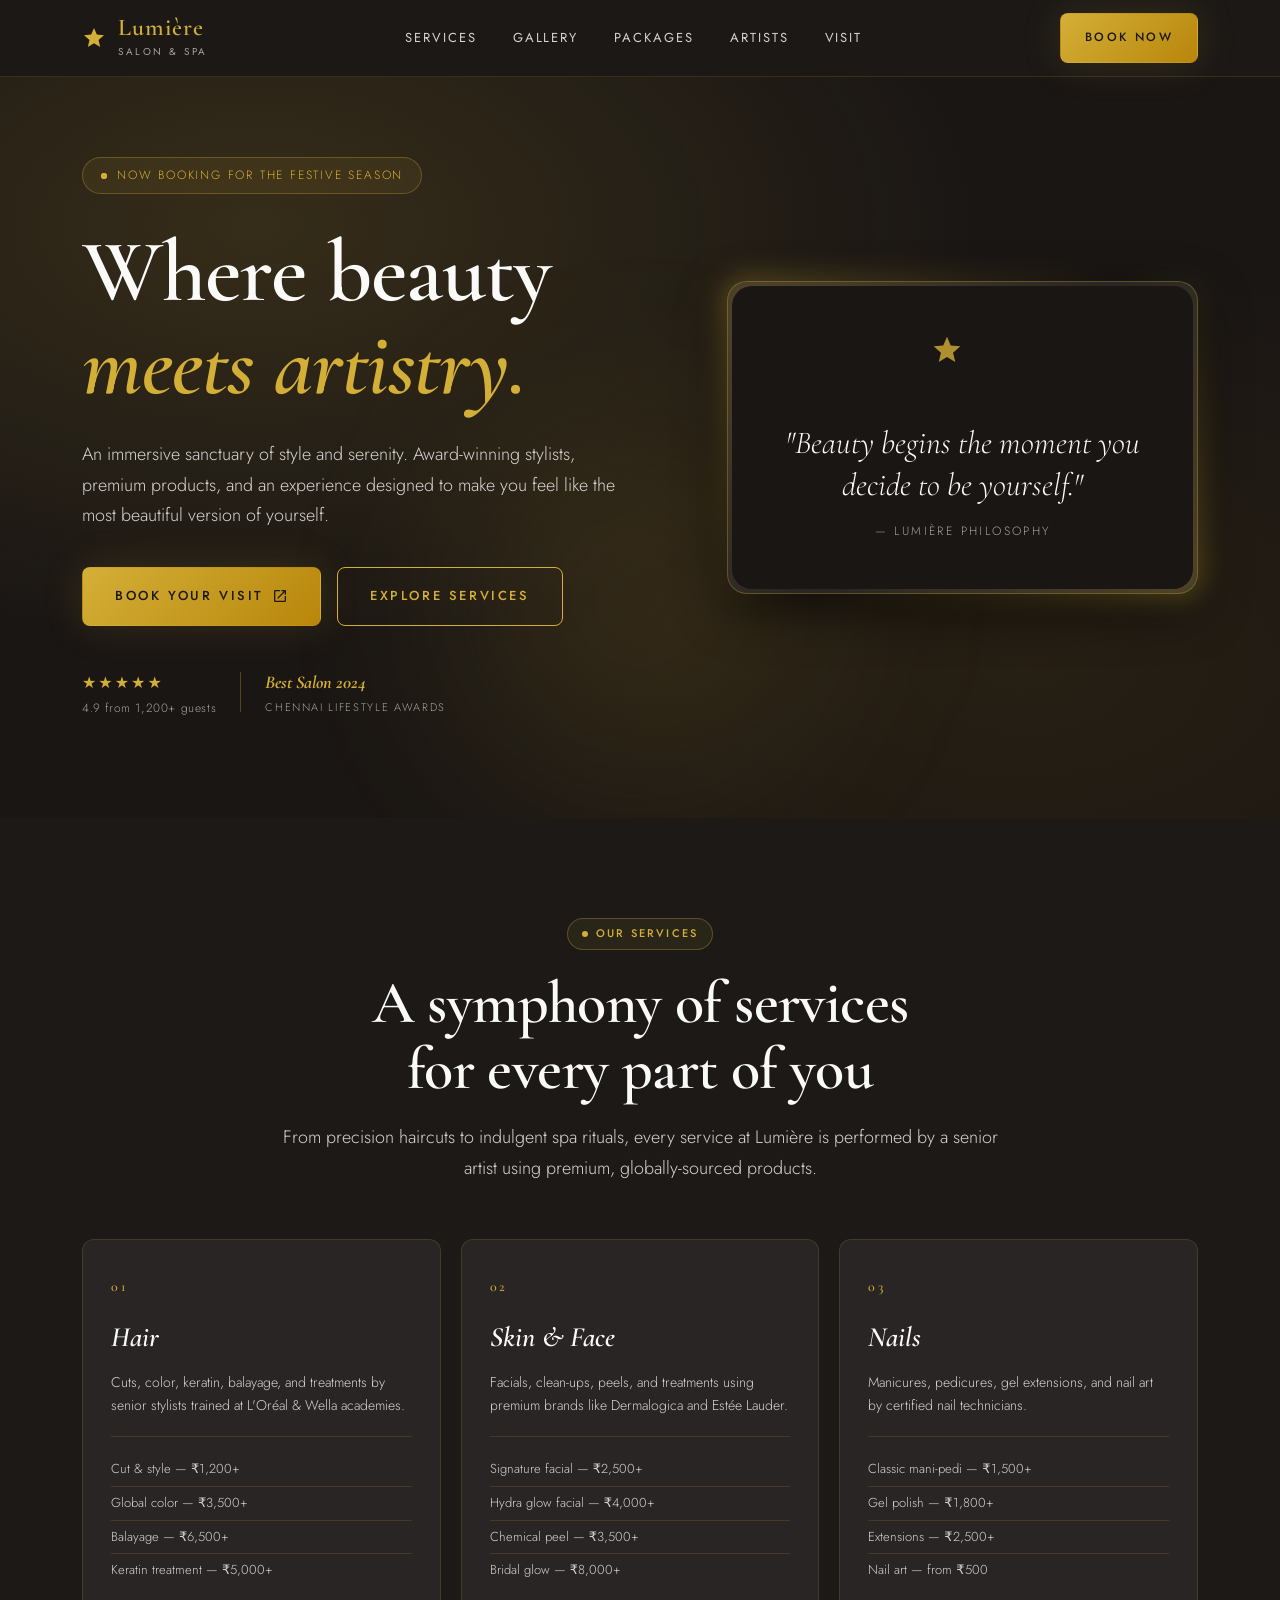
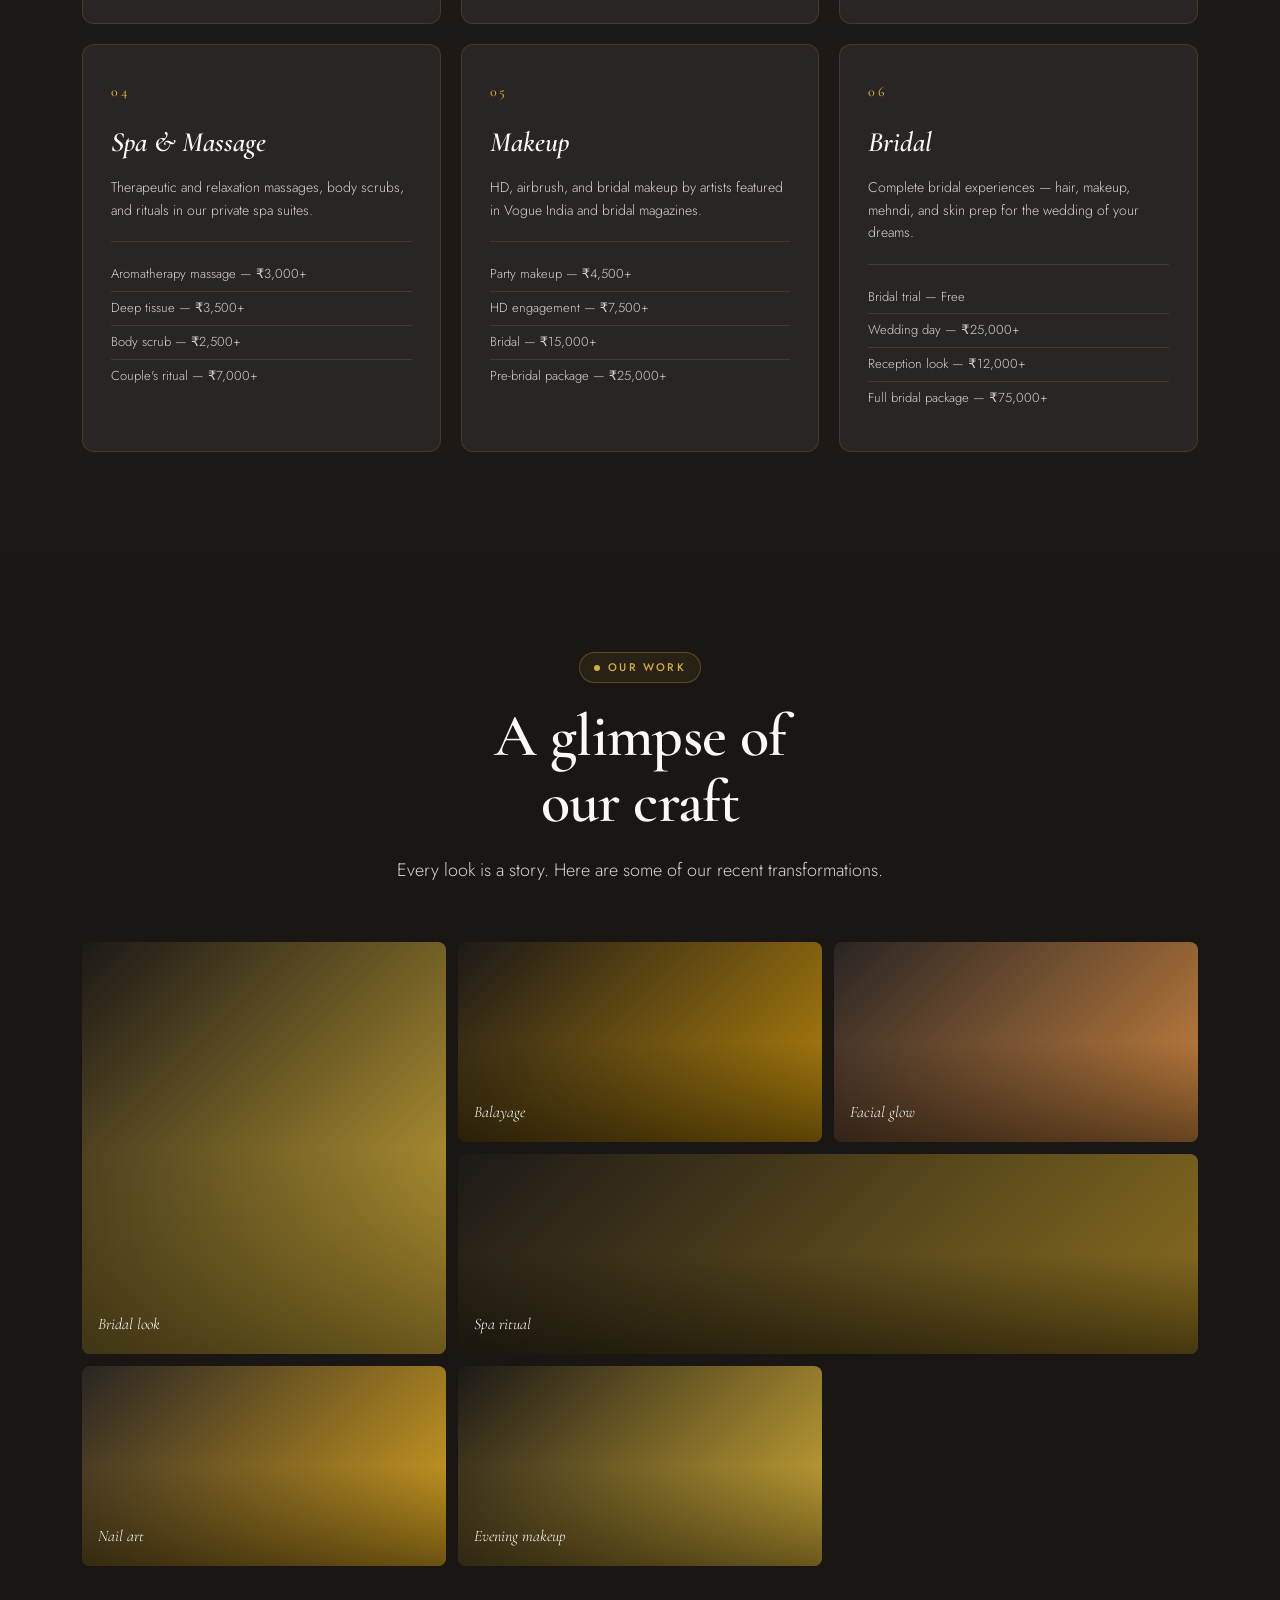
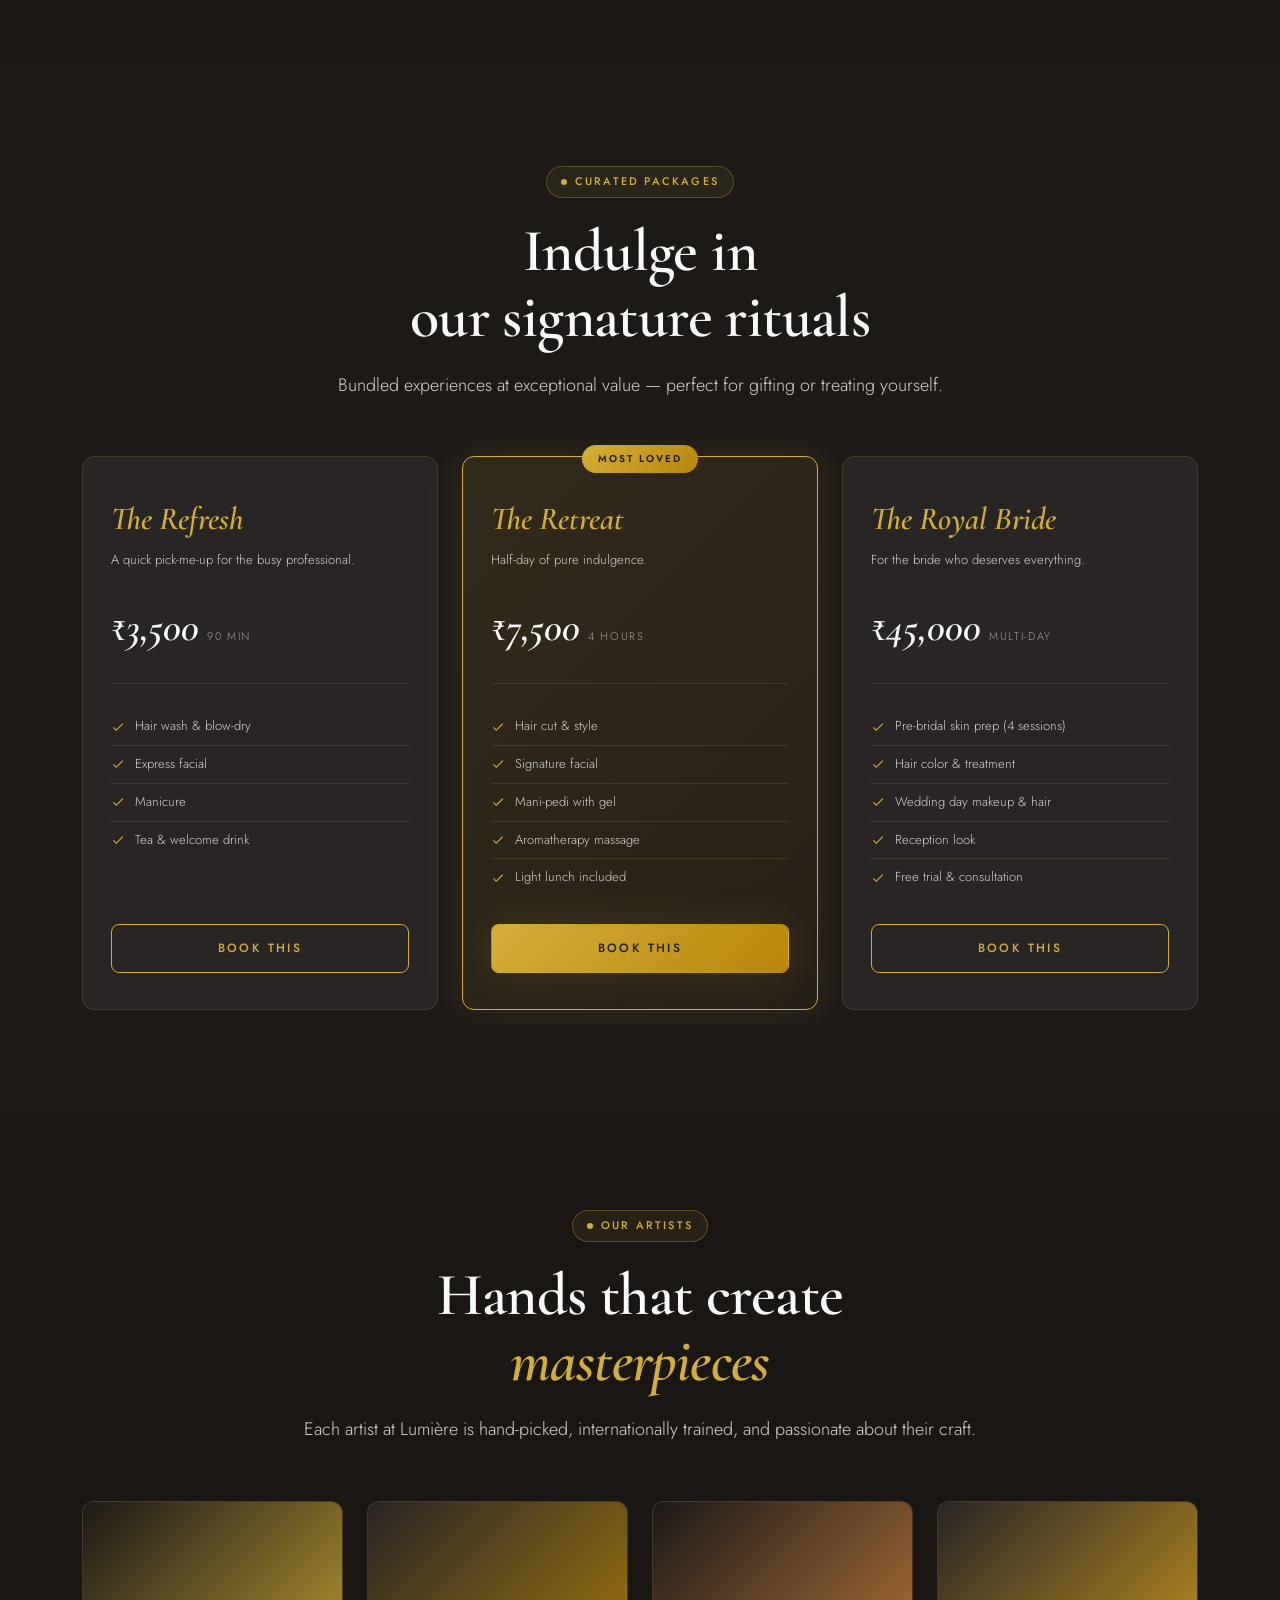
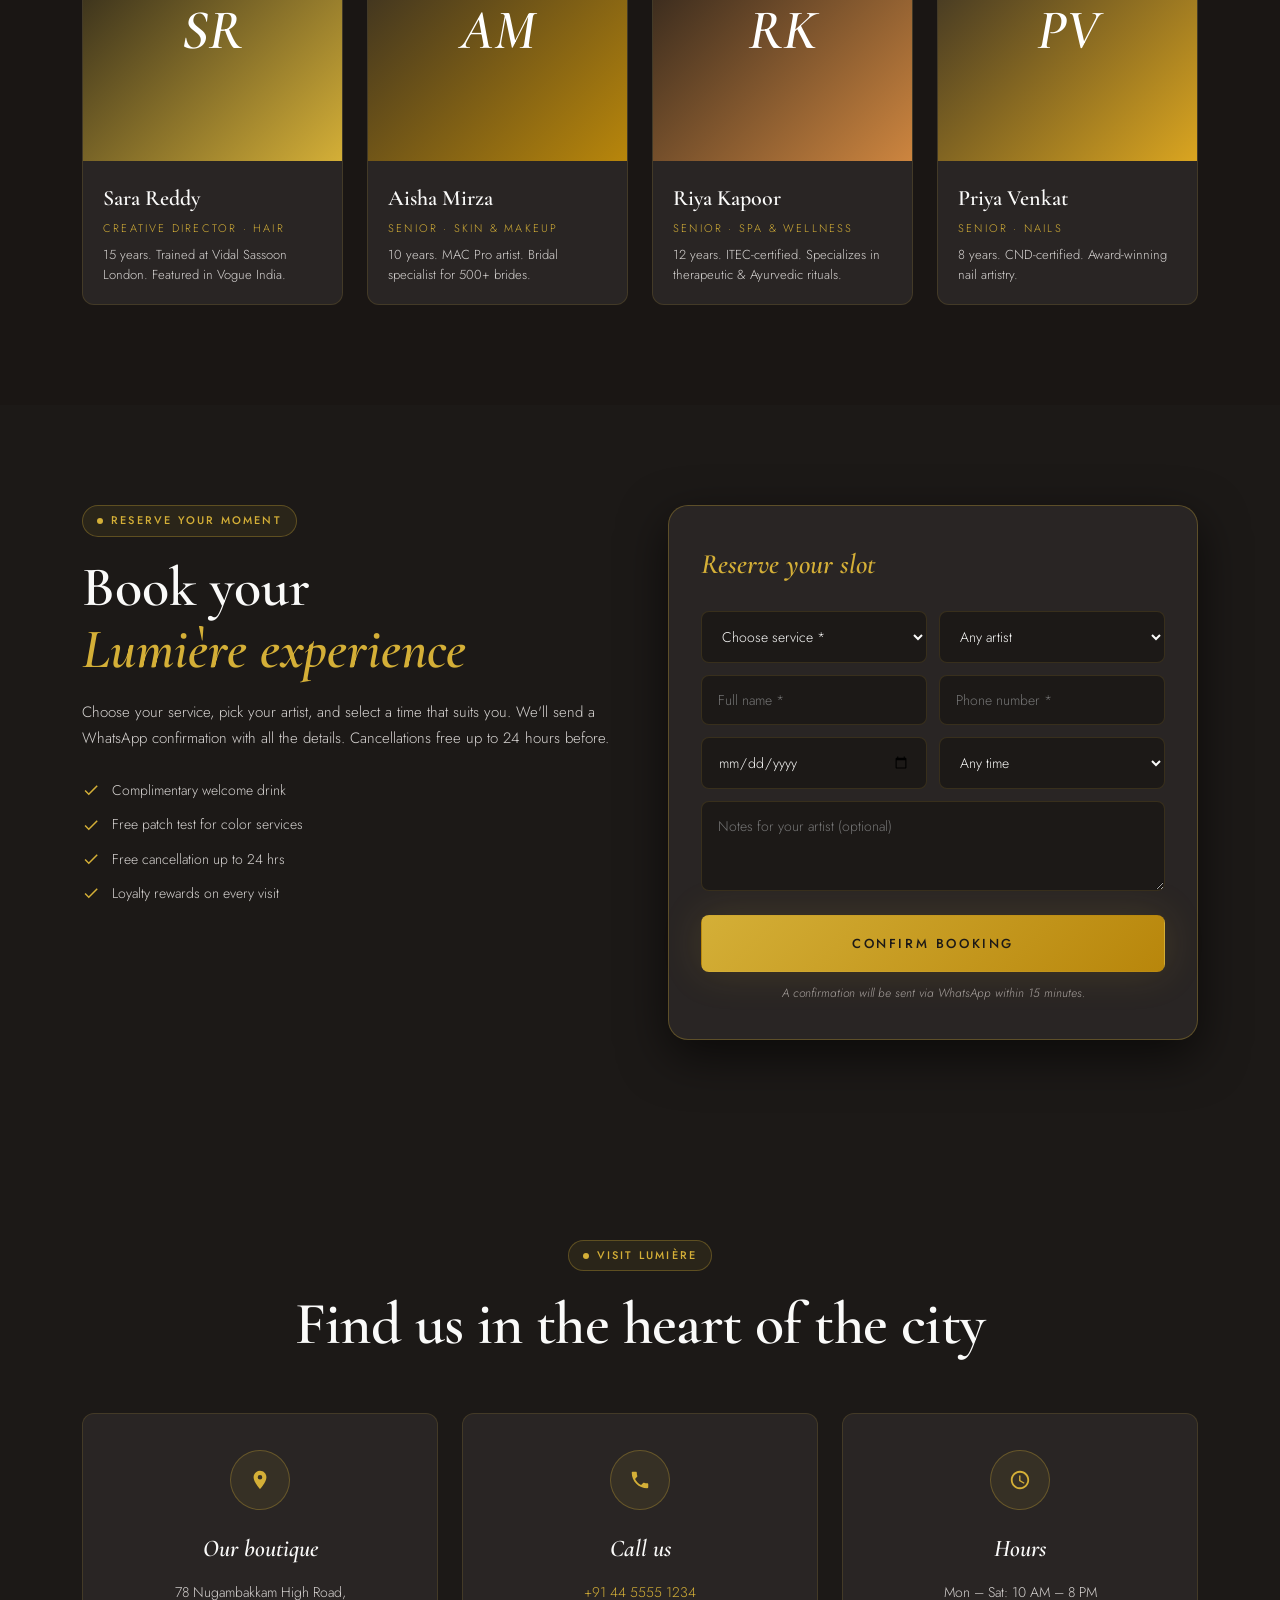
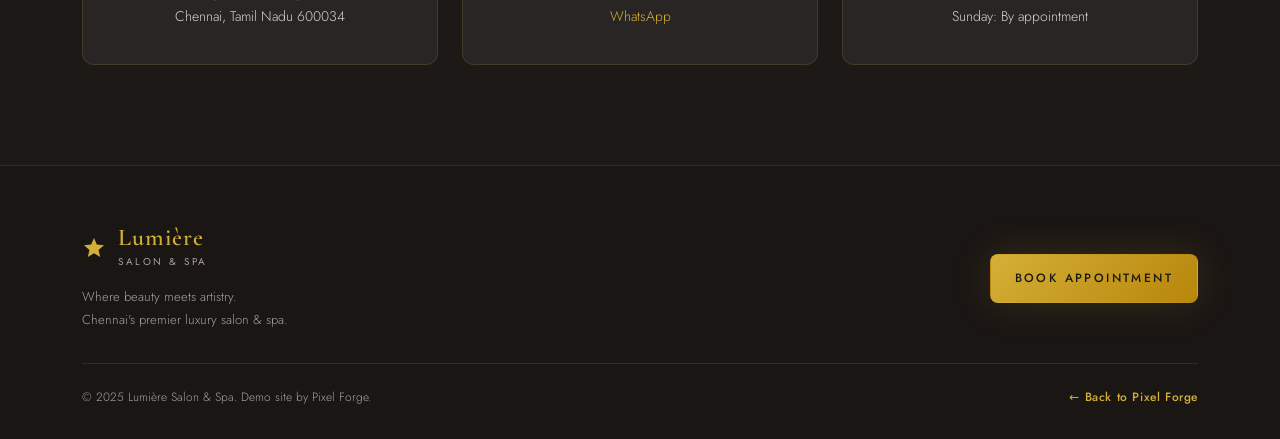
<file: demos/salon/index.html>
<!DOCTYPE html>
<html lang="en">
<head>
  <meta charset="UTF-8" />
  <meta name="viewport" content="width=device-width, initial-scale=1.0, viewport-fit=cover" />
  <meta name="theme-color" content="#1c1917" />
  <meta name="description" content="Lumière Salon & Spa — Chennai's most luxurious hair, skin, and spa experience. Award-winning stylists, premium products, serene atmosphere." />
  <title>Lumière Salon &amp; Spa — Where beauty meets artistry</title>

  <link rel="preconnect" href="https://fonts.googleapis.com">
  <link rel="preconnect" href="https://fonts.gstatic.com" crossorigin>
  <link href="https://fonts.googleapis.com/css2?family=Cormorant+Garamond:wght@400;500;600;700&family=Jost:wght@300;400;500;600&display=swap" rel="stylesheet">

  <link rel="icon" type="image/svg+xml" href="data:image/svg+xml,%3Csvg xmlns='http://www.w3.org/2000/svg' viewBox='0 0 24 24' fill='%23d4af37'%3E%3Cpath d='M12 2 9.19 8.62 2 9.24l5.46 4.73L5.82 21 12 17.27 18.18 21l-1.64-7.03L22 9.24l-7.19-.62z'/%3E%3C/svg%3E" />
  <link rel="stylesheet" href="css/styles.css" />
</head>
<body>

  <!-- Nav -->
  <header class="nav" id="nav">
    <div class="container nav__inner">
      <a href="#home" class="nav__logo">
        <svg viewBox="0 0 24 24" width="24" height="24" fill="currentColor" class="nav__logo-icon">
          <path d="M12 2 9.19 8.62 2 9.24l5.46 4.73L5.82 21 12 17.27 18.18 21l-1.64-7.03L22 9.24l-7.19-.62z"/>
        </svg>
        <div>
          <span class="nav__logo-text">Lumière</span>
          <span class="nav__logo-sub">Salon &amp; Spa</span>
        </div>
      </a>

      <nav class="nav__links" aria-label="Main">
        <a href="#services">Services</a>
        <a href="#gallery">Gallery</a>
        <a href="#packages">Packages</a>
        <a href="#artists">Artists</a>
        <a href="#contact">Visit</a>
      </nav>

      <div class="nav__actions">
        <a href="#booking" class="btn btn--primary">Book now</a>
        <button class="nav__toggle" id="navToggle" aria-label="Menu">
          <span></span><span></span><span></span>
        </button>
      </div>
    </div>

    <div class="mobile-menu" id="mobileMenu" hidden>
      <div class="mobile-menu__head">
        <span class="nav__logo-text">Lumière</span>
        <button class="nav__toggle nav__toggle--close" id="navClose" aria-label="Close">
          <svg viewBox="0 0 24 24" width="24" height="24" fill="currentColor"><path d="M19 6.41 17.59 5 12 10.59 6.41 5 5 6.41 10.59 12 5 17.59 6.41 19 12 13.41 17.59 19 19 17.59 13.41 12z"/></svg>
        </button>
      </div>
      <nav class="mobile-menu__links" aria-label="Mobile">
        <a href="#services">Services</a>
        <a href="#gallery">Gallery</a>
        <a href="#packages">Packages</a>
        <a href="#artists">Our Artists</a>
        <a href="#contact">Visit Us</a>
        <a href="#booking" class="btn btn--primary">Book appointment</a>
        <a href="tel:+914455551234" class="btn btn--ghost">Call +91 44 5555 1234</a>
      </nav>
    </div>
  </header>

  <!-- HERO -->
  <section class="hero" id="home">
    <div class="hero__bg">
      <div class="hero__pattern"></div>
      <div class="hero__glow"></div>
    </div>
    <div class="container hero__inner">
      <div class="hero__content">
        <div class="hero__badge">
          <span class="dot"></span>
          Now booking for the festive season
        </div>
        <h1>Where beauty<br><em>meets artistry.</em></h1>
        <p>An immersive sanctuary of style and serenity. Award-winning stylists, premium products, and an experience designed to make you feel like the most beautiful version of yourself.</p>

        <div class="hero__ctas">
          <a href="#booking" class="btn btn--primary btn--lg">
            Book your visit
            <svg viewBox="0 0 24 24" width="16" height="16" fill="currentColor"><path d="M19 19H5V5h7V3H5a2 2 0 0 0-2 2v14a2 2 0 0 0 2 2h14c1.1 0 2-.9 2-2v-7h-2v7zM14 3v2h3.59l-9.83 9.83 1.41 1.41L19 6.41V10h2V3h-7z"/></svg>
          </a>
          <a href="#services" class="btn btn--ghost btn--lg">Explore services</a>
        </div>

        <div class="hero__trust">
          <div class="hero__rating">
            <span class="stars">★★★★★</span>
            <span>4.9 from 1,200+ guests</span>
          </div>
          <div class="hero__divider"></div>
          <div class="hero__awards">
            <strong>Best Salon 2024</strong>
            <span>Chennai Lifestyle Awards</span>
          </div>
        </div>
      </div>

      <div class="hero__visual">
        <div class="hero-frame">
          <div class="hero-frame__inner">
            <div class="hero-frame__icon">
              <svg viewBox="0 0 24 24" width="32" height="32" fill="currentColor"><path d="M12 2 9.19 8.62 2 9.24l5.46 4.73L5.82 21 12 17.27 18.18 21l-1.64-7.03L22 9.24l-7.19-.62z"/></svg>
            </div>
            <p class="hero-frame__quote">"Beauty begins the moment you decide to be yourself."</p>
            <p class="hero-frame__author">— Lumière philosophy</p>
          </div>
        </div>
      </div>
    </div>
  </section>

  <!-- Services -->
  <section class="section services" id="services">
    <div class="container">
      <div class="section-head section-head--center">
        <span class="section-badge">Our services</span>
        <h2>A symphony of services<br>for every part of you</h2>
        <p>From precision haircuts to indulgent spa rituals, every service at Lumière is performed by a senior artist using premium, globally-sourced products.</p>
      </div>

      <div class="services__grid">
        <article class="service-card">
          <div class="service-card__num">01</div>
          <h3>Hair</h3>
          <p>Cuts, color, keratin, balayage, and treatments by senior stylists trained at L'Oréal &amp; Wella academies.</p>
          <ul>
            <li>Cut &amp; style — ₹1,200+</li>
            <li>Global color — ₹3,500+</li>
            <li>Balayage — ₹6,500+</li>
            <li>Keratin treatment — ₹5,000+</li>
          </ul>
        </article>

        <article class="service-card">
          <div class="service-card__num">02</div>
          <h3>Skin &amp; Face</h3>
          <p>Facials, clean-ups, peels, and treatments using premium brands like Dermalogica and Estée Lauder.</p>
          <ul>
            <li>Signature facial — ₹2,500+</li>
            <li>Hydra glow facial — ₹4,000+</li>
            <li>Chemical peel — ₹3,500+</li>
            <li>Bridal glow — ₹8,000+</li>
          </ul>
        </article>

        <article class="service-card">
          <div class="service-card__num">03</div>
          <h3>Nails</h3>
          <p>Manicures, pedicures, gel extensions, and nail art by certified nail technicians.</p>
          <ul>
            <li>Classic mani-pedi — ₹1,500+</li>
            <li>Gel polish — ₹1,800+</li>
            <li>Extensions — ₹2,500+</li>
            <li>Nail art — from ₹500</li>
          </ul>
        </article>

        <article class="service-card">
          <div class="service-card__num">04</div>
          <h3>Spa &amp; Massage</h3>
          <p>Therapeutic and relaxation massages, body scrubs, and rituals in our private spa suites.</p>
          <ul>
            <li>Aromatherapy massage — ₹3,000+</li>
            <li>Deep tissue — ₹3,500+</li>
            <li>Body scrub — ₹2,500+</li>
            <li>Couple's ritual — ₹7,000+</li>
          </ul>
        </article>

        <article class="service-card">
          <div class="service-card__num">05</div>
          <h3>Makeup</h3>
          <p>HD, airbrush, and bridal makeup by artists featured in Vogue India and bridal magazines.</p>
          <ul>
            <li>Party makeup — ₹4,500+</li>
            <li>HD engagement — ₹7,500+</li>
            <li>Bridal — ₹15,000+</li>
            <li>Pre-bridal package — ₹25,000+</li>
          </ul>
        </article>

        <article class="service-card">
          <div class="service-card__num">06</div>
          <h3>Bridal</h3>
          <p>Complete bridal experiences — hair, makeup, mehndi, and skin prep for the wedding of your dreams.</p>
          <ul>
            <li>Bridal trial — Free</li>
            <li>Wedding day — ₹25,000+</li>
            <li>Reception look — ₹12,000+</li>
            <li>Full bridal package — ₹75,000+</li>
          </ul>
        </article>
      </div>
    </div>
  </section>

  <!-- Gallery -->
  <section class="gallery" id="gallery">
    <div class="container">
      <div class="section-head section-head--center">
        <span class="section-badge">Our work</span>
        <h2>A glimpse of<br>our craft</h2>
        <p>Every look is a story. Here are some of our recent transformations.</p>
      </div>

      <div class="gallery__grid">
        <div class="gallery-item gallery-item--tall" style="background: linear-gradient(135deg, #1c1917, #d4af37);">
          <span class="gallery-item__label">Bridal look</span>
        </div>
        <div class="gallery-item" style="background: linear-gradient(135deg, #1c1917, #b8860b);">
          <span class="gallery-item__label">Balayage</span>
        </div>
        <div class="gallery-item" style="background: linear-gradient(135deg, #292524, #cd853f);">
          <span class="gallery-item__label">Facial glow</span>
        </div>
        <div class="gallery-item gallery-item--wide" style="background: linear-gradient(135deg, #1c1917, #8b6f1f);">
          <span class="gallery-item__label">Spa ritual</span>
        </div>
        <div class="gallery-item" style="background: linear-gradient(135deg, #292524, #daa520);">
          <span class="gallery-item__label">Nail art</span>
        </div>
        <div class="gallery-item" style="background: linear-gradient(135deg, #1c1917, #d4af37);">
          <span class="gallery-item__label">Evening makeup</span>
        </div>
      </div>
    </div>
  </section>

  <!-- Packages -->
  <section class="section packages" id="packages">
    <div class="container">
      <div class="section-head section-head--center">
        <span class="section-badge">Curated packages</span>
        <h2>Indulge in<br>our signature rituals</h2>
        <p>Bundled experiences at exceptional value — perfect for gifting or treating yourself.</p>
      </div>

      <div class="packages__grid">
        <article class="package-card">
          <div class="package-card__head">
            <h3>The Refresh</h3>
            <p>A quick pick-me-up for the busy professional.</p>
          </div>
          <div class="package-card__price">
            <span class="package-card__amount">₹3,500</span>
            <span class="package-card__note">90 min</span>
          </div>
          <ul>
            <li>Hair wash &amp; blow-dry</li>
            <li>Express facial</li>
            <li>Manicure</li>
            <li>Tea &amp; welcome drink</li>
          </ul>
          <a href="#booking" class="btn btn--ghost btn--block">Book this</a>
        </article>

        <article class="package-card package-card--featured">
          <div class="package-card__ribbon">Most loved</div>
          <div class="package-card__head">
            <h3>The Retreat</h3>
            <p>Half-day of pure indulgence.</p>
          </div>
          <div class="package-card__price">
            <span class="package-card__amount">₹7,500</span>
            <span class="package-card__note">4 hours</span>
          </div>
          <ul>
            <li>Hair cut &amp; style</li>
            <li>Signature facial</li>
            <li>Mani-pedi with gel</li>
            <li>Aromatherapy massage</li>
            <li>Light lunch included</li>
          </ul>
          <a href="#booking" class="btn btn--primary btn--block">Book this</a>
        </article>

        <article class="package-card">
          <div class="package-card__head">
            <h3>The Royal Bride</h3>
            <p>For the bride who deserves everything.</p>
          </div>
          <div class="package-card__price">
            <span class="package-card__amount">₹45,000</span>
            <span class="package-card__note">Multi-day</span>
          </div>
          <ul>
            <li>Pre-bridal skin prep (4 sessions)</li>
            <li>Hair color &amp; treatment</li>
            <li>Wedding day makeup &amp; hair</li>
            <li>Reception look</li>
            <li>Free trial &amp; consultation</li>
          </ul>
          <a href="#booking" class="btn btn--ghost btn--block">Book this</a>
        </article>
      </div>
    </div>
  </section>

  <!-- Artists -->
  <section class="artists" id="artists">
    <div class="container">
      <div class="section-head section-head--center">
        <span class="section-badge">Our artists</span>
        <h2>Hands that create<br><em>masterpieces</em></h2>
        <p>Each artist at Lumière is hand-picked, internationally trained, and passionate about their craft.</p>
      </div>

      <div class="artists__grid">
        <article class="artist-card">
          <div class="artist-card__photo" style="background: linear-gradient(135deg, #1c1917, #d4af37);">
            <span>SR</span>
          </div>
          <h3>Sara Reddy</h3>
          <p class="artist-card__role">Creative Director · Hair</p>
          <p class="artist-card__bio">15 years. Trained at Vidal Sassoon London. Featured in Vogue India.</p>
        </article>
        <article class="artist-card">
          <div class="artist-card__photo" style="background: linear-gradient(135deg, #292524, #b8860b);">
            <span>AM</span>
          </div>
          <h3>Aisha Mirza</h3>
          <p class="artist-card__role">Senior · Skin &amp; Makeup</p>
          <p class="artist-card__bio">10 years. MAC Pro artist. Bridal specialist for 500+ brides.</p>
        </article>
        <article class="artist-card">
          <div class="artist-card__photo" style="background: linear-gradient(135deg, #1c1917, #cd853f);">
            <span>RK</span>
          </div>
          <h3>Riya Kapoor</h3>
          <p class="artist-card__role">Senior · Spa &amp; Wellness</p>
          <p class="artist-card__bio">12 years. ITEC-certified. Specializes in therapeutic &amp; Ayurvedic rituals.</p>
        </article>
        <article class="artist-card">
          <div class="artist-card__photo" style="background: linear-gradient(135deg, #292524, #daa520);">
            <span>PV</span>
          </div>
          <h3>Priya Venkat</h3>
          <p class="artist-card__role">Senior · Nails</p>
          <p class="artist-card__bio">8 years. CND-certified. Award-winning nail artistry.</p>
        </article>
      </div>
    </div>
  </section>

  <!-- Booking -->
  <section class="booking" id="booking">
    <div class="container">
      <div class="booking__inner">
        <div class="booking__left">
          <span class="section-badge">Reserve your moment</span>
          <h2>Book your<br><em>Lumière experience</em></h2>
          <p>Choose your service, pick your artist, and select a time that suits you. We'll send a WhatsApp confirmation with all the details. Cancellations free up to 24 hours before.</p>
          <ul class="booking__perks">
            <li>
              <svg viewBox="0 0 24 24" width="18" height="18" fill="currentColor"><path d="M9 16.17 4.83 12l-1.42 1.41L9 19 21 7l-1.41-1.41z"/></svg>
              Complimentary welcome drink
            </li>
            <li>
              <svg viewBox="0 0 24 24" width="18" height="18" fill="currentColor"><path d="M9 16.17 4.83 12l-1.42 1.41L9 19 21 7l-1.41-1.41z"/></svg>
              Free patch test for color services
            </li>
            <li>
              <svg viewBox="0 0 24 24" width="18" height="18" fill="currentColor"><path d="M9 16.17 4.83 12l-1.42 1.41L9 19 21 7l-1.41-1.41z"/></svg>
              Free cancellation up to 24 hrs
            </li>
            <li>
              <svg viewBox="0 0 24 24" width="18" height="18" fill="currentColor"><path d="M9 16.17 4.83 12l-1.42 1.41L9 19 21 7l-1.41-1.41z"/></svg>
              Loyalty rewards on every visit
            </li>
          </ul>
        </div>
        <form class="booking__form" id="bookingForm">
          <h3>Reserve your slot</h3>
          <div class="booking__form-row">
            <select aria-label="Service" required>
              <option value="">Choose service *</option>
              <option>Hair — Cut &amp; style</option>
              <option>Hair — Color</option>
              <option>Hair — Treatment</option>
              <option>Skin — Facial</option>
              <option>Nails — Mani-pedi</option>
              <option>Spa — Massage</option>
              <option>Makeup</option>
              <option>Bridal — Trial</option>
              <option>Package</option>
            </select>
            <select aria-label="Artist preference">
              <option value="">Any artist</option>
              <option>Sara Reddy</option>
              <option>Aisha Mirza</option>
              <option>Riya Kapoor</option>
              <option>Priya Venkat</option>
            </select>
          </div>
          <div class="booking__form-row">
            <input type="text" placeholder="Full name *" required />
            <input type="tel" placeholder="Phone number *" required />
          </div>
          <div class="booking__form-row">
            <input type="date" aria-label="Date" required />
            <select aria-label="Time preference">
              <option value="">Any time</option>
              <option>Morning (10 AM – 12 PM)</option>
              <option>Afternoon (12 – 3 PM)</option>
              <option>Evening (3 – 7 PM)</option>
            </select>
          </div>
          <textarea placeholder="Notes for your artist (optional)" rows="3"></textarea>
          <button type="submit" class="btn btn--primary btn--block btn--lg">Confirm booking</button>
          <p class="booking__note">A confirmation will be sent via WhatsApp within 15 minutes.</p>
          <div class="booking__success" id="bookingSuccess" hidden>
            <svg viewBox="0 0 24 24" width="36" height="36" fill="#d4af37"><path d="M9 16.17 4.83 12l-1.42 1.41L9 19 21 7l-1.41-1.41z"/></svg>
            <h3>Booking requested!</h3>
            <p>We'll WhatsApp you within 15 minutes to confirm.</p>
          </div>
        </form>
      </div>
    </div>
  </section>

  <!-- Contact -->
  <section class="section contact" id="contact">
    <div class="container">
      <div class="section-head section-head--center">
        <span class="section-badge">Visit Lumière</span>
        <h2>Find us in the heart of the city</h2>
      </div>
      <div class="contact__grid">
        <div class="contact-card">
          <div class="contact-card__icon">
            <svg viewBox="0 0 24 24" width="22" height="22" fill="currentColor"><path d="M12 2C8.13 2 5 5.13 5 9c0 5.25 7 13 7 13s7-7.75 7-13c0-3.87-3.13-7-7-7zm0 9.5a2.5 2.5 0 0 1 0-5 2.5 2.5 0 0 1 0 5z"/></svg>
          </div>
          <h3>Our boutique</h3>
          <p>78 Nugambakkam High Road,<br>Chennai, Tamil Nadu 600034</p>
        </div>
        <div class="contact-card">
          <div class="contact-card__icon">
            <svg viewBox="0 0 24 24" width="22" height="22" fill="currentColor"><path d="M20 15.5c-1.25 0-2.45-.2-3.57-.57-.35-.11-.74-.03-1.02.25l-2.2 2.2c-2.83-1.44-5.15-3.75-6.59-6.59l2.2-2.21c.28-.26.36-.65.25-1C8.7 6.45 8.5 5.25 8.5 4c0-.55-.45-1-1-1H4c-.55 0-1 .45-1 1 0 9.39 7.61 17 17 17 .55 0 1-.45 1-1v-3.5c0-.55-.45-1-1-1z"/></svg>
          </div>
          <h3>Call us</h3>
          <p><a href="tel:+914455551234">+91 44 5555 1234</a><br><a href="#">WhatsApp</a></p>
        </div>
        <div class="contact-card">
          <div class="contact-card__icon">
            <svg viewBox="0 0 24 24" width="22" height="22" fill="currentColor"><path d="M11.99 2C6.47 2 2 6.48 2 12s4.47 10 9.99 10C17.52 22 22 17.52 22 12S17.52 2 11.99 2zM12 20c-4.42 0-8-3.58-8-8s3.58-8 8-8 8 3.58 8 8-3.58 8-8 8zm.5-13H11v6l5.25 3.15.75-1.23-4.5-2.67z"/></svg>
          </div>
          <h3>Hours</h3>
          <p>Mon – Sat: 10 AM – 8 PM<br>Sunday: By appointment</p>
        </div>
      </div>
    </div>
  </section>

  <!-- Footer -->
  <footer class="footer">
    <div class="container">
      <div class="footer__top">
        <div class="footer__brand">
          <a href="#home" class="nav__logo">
            <svg viewBox="0 0 24 24" width="24" height="24" fill="currentColor" class="nav__logo-icon">
              <path d="M12 2 9.19 8.62 2 9.24l5.46 4.73L5.82 21 12 17.27 18.18 21l-1.64-7.03L22 9.24l-7.19-.62z"/>
            </svg>
            <div>
              <span class="nav__logo-text">Lumière</span>
              <span class="nav__logo-sub">Salon &amp; Spa</span>
            </div>
          </a>
          <p>Where beauty meets artistry.<br>Chennai's premier luxury salon &amp; spa.</p>
        </div>
        <div class="footer__cta">
          <a href="#booking" class="btn btn--primary">Book appointment</a>
        </div>
      </div>
      <div class="footer__bottom">
        <p>&copy; 2025 Lumière Salon &amp; Spa. Demo site by Pixel Forge.</p>
        <a href="../../index.html" class="footer__back">← Back to Pixel Forge</a>
      </div>
    </div>
  </footer>

  <a href="tel:+914455551234" class="float-call" id="floatCall" aria-label="Call salon">
    <span class="float-call__pulse"></span>
    <svg viewBox="0 0 24 24" width="20" height="20" fill="currentColor"><path d="M20 15.5c-1.25 0-2.45-.2-3.57-.57-.35-.11-.74-.03-1.02.25l-2.2 2.2c-2.83-1.44-5.15-3.75-6.59-6.59l2.2-2.21c.28-.26.36-.65.25-1C8.7 6.45 8.5 5.25 8.5 4c0-.55-.45-1-1-1H4c-.55 0-1 .45-1 1 0 9.39 7.61 17 17 17 .55 0 1-.45 1-1v-3.5c0-.55-.45-1-1-1z"/></svg>
    <span>Call salon</span>
  </a>

  <script src="js/main.js"></script>
</body>
</html>
</file>
<file: css/styles.css>
/* ============================================
   PIXEL FORGE — Premium portfolio site
   Dark premium aesthetic, mobile-first
   ============================================ */

/* ===== Reset & base ===== */
*, *::before, *::after { box-sizing: border-box; }
* { margin: 0; padding: 0; }

:root {
  /* Dark base */
  --bg: #0a0a0f;
  --bg-2: #0f0f17;
  --bg-3: #14141f;
  --surface: rgba(255, 255, 255, 0.03);
  --surface-2: rgba(255, 255, 255, 0.06);
  --surface-3: rgba(255, 255, 255, 0.09);

  --border: rgba(255, 255, 255, 0.08);
  --border-2: rgba(255, 255, 255, 0.14);

  /* Text */
  --text: #f5f6fa;
  --text-2: #b6b8c8;
  --text-3: #76798c;

  /* Brand */
  --cyan: #22d3ee;
  --cyan-deep: #06b6d4;
  --blue: #3b82f6;
  --purple: #a855f7;
  --fuchsia: #e879f9;
  --emerald: #34d399;
  --amber: #fbbf24;

  --gradient: linear-gradient(135deg, #22d3ee 0%, #a855f7 100%);
  --gradient-warm: linear-gradient(135deg, #e879f9 0%, #fbbf24 100%);
  --gradient-text: linear-gradient(135deg, #22d3ee 0%, #e879f9 100%);

  /* Type */
  --font-display: 'Space Grotesk', 'Inter', system-ui, sans-serif;
  --font-body: 'Inter', system-ui, sans-serif;

  /* Spacing & radius */
  --radius-sm: 0.5rem;
  --radius: 0.875rem;
  --radius-lg: 1.25rem;
  --radius-xl: 1.5rem;
  --radius-2xl: 2rem;

  --shadow-glow: 0 0 40px rgba(34, 211, 238, 0.18), 0 8px 32px rgba(168, 85, 247, 0.14);
  --shadow-card: 0 8px 32px rgba(0, 0, 0, 0.4);
  --shadow-soft: 0 4px 20px rgba(0, 0, 0, 0.25);

  --container: 1200px;
  --nav-h: 70px;
}

html {
  scroll-behavior: smooth;
  scroll-padding-top: calc(var(--nav-h) + 20px);
  -webkit-text-size-adjust: 100%;
}

body {
  font-family: var(--font-body);
  background: var(--bg);
  color: var(--text);
  line-height: 1.6;
  -webkit-font-smoothing: antialiased;
  -moz-osx-font-smoothing: grayscale;
  overflow-x: hidden;
  position: relative;
  min-height: 100vh;
}

body::before {
  content: '';
  position: fixed;
  inset: 0;
  background:
    radial-gradient(ellipse 80% 50% at 20% 0%, rgba(34, 211, 238, 0.10), transparent 60%),
    radial-gradient(ellipse 60% 40% at 80% 0%, rgba(168, 85, 247, 0.10), transparent 55%),
    radial-gradient(ellipse 80% 50% at 50% 100%, rgba(59, 130, 246, 0.06), transparent 60%);
  pointer-events: none;
  z-index: 0;
}

img, svg { display: block; max-width: 100%; }
a { color: inherit; text-decoration: none; }
button { font-family: inherit; cursor: pointer; border: 0; background: none; color: inherit; }
input, select, textarea { font-family: inherit; font-size: 16px; }

::selection { background: rgba(34, 211, 238, 0.3); color: #fff; }

/* ===== Scrollbar ===== */
::-webkit-scrollbar { width: 10px; height: 10px; }
::-webkit-scrollbar-track { background: var(--bg); }
::-webkit-scrollbar-thumb {
  background: rgba(255, 255, 255, 0.1);
  border-radius: 5px;
  border: 2px solid var(--bg);
}
::-webkit-scrollbar-thumb:hover { background: rgba(255, 255, 255, 0.2); }

/* ===== Layout ===== */
.container {
  width: 100%;
  max-width: var(--container);
  margin: 0 auto;
  padding: 0 20px;
  position: relative;
  z-index: 1;
}

@media (min-width: 768px) {
  .container { padding: 0 32px; }
}

/* ===== Announcement bar ===== */
.announcement {
  background: linear-gradient(90deg, rgba(34, 211, 238, 0.12), rgba(168, 85, 247, 0.12));
  border-bottom: 1px solid var(--border);
  font-size: 13px;
  padding: 10px 0;
  position: relative;
  z-index: 100;
}
.announcement__inner {
  display: flex;
  align-items: center;
  justify-content: center;
  gap: 12px;
  flex-wrap: wrap;
  text-align: center;
}
.announcement__dot {
  width: 8px;
  height: 8px;
  border-radius: 50%;
  background: var(--amber);
  box-shadow: 0 0 12px var(--amber);
  animation: pulse 2s ease-in-out infinite;
  flex-shrink: 0;
}
.announcement__text { color: var(--text-2); }
.announcement__text strong { color: var(--text); }
.announcement__cta {
  color: var(--cyan);
  font-weight: 600;
  white-space: nowrap;
}
.announcement__cta:hover { text-decoration: underline; }

@keyframes pulse {
  0%, 100% { transform: scale(1); opacity: 1; }
  50% { transform: scale(1.3); opacity: 0.7; }
}

/* ===== Navigation ===== */
.nav {
  position: sticky;
  top: 0;
  z-index: 90;
  background: rgba(10, 10, 15, 0.6);
  backdrop-filter: blur(20px);
  -webkit-backdrop-filter: blur(20px);
  border-bottom: 1px solid var(--border);
  transition: all 0.3s ease;
}
.nav.scrolled {
  background: rgba(10, 10, 15, 0.85);
  border-bottom-color: var(--border-2);
}
.nav__inner {
  display: flex;
  align-items: center;
  justify-content: space-between;
  height: var(--nav-h);
  gap: 16px;
}
.nav__logo {
  display: flex;
  align-items: center;
  gap: 10px;
  flex-shrink: 0;
}
.nav__logo-img {
  height: 36px;
  width: auto;
  border-radius: 6px;
}
.nav__logo-text {
  font-family: var(--font-display);
  font-weight: 700;
  font-size: 18px;
  letter-spacing: 0.06em;
  color: var(--text);
}
.nav__logo-accent { color: var(--cyan); }

.nav__links {
  display: none;
  align-items: center;
  gap: 4px;
}
.nav__links a {
  padding: 8px 14px;
  font-size: 14px;
  font-weight: 500;
  color: var(--text-2);
  border-radius: var(--radius-sm);
  transition: all 0.2s ease;
  position: relative;
}
.nav__links a:hover { color: var(--text); background: var(--surface); }
.nav__links a::after {
  content: '';
  position: absolute;
  bottom: 4px;
  left: 50%;
  transform: translateX(-50%);
  height: 1px;
  width: 0;
  background: var(--gradient);
  transition: width 0.3s ease;
}
.nav__links a:hover::after { width: 60%; }

.nav__actions {
  display: flex;
  align-items: center;
  gap: 12px;
}
.nav__phone {
  display: none;
  align-items: center;
  gap: 6px;
  font-size: 13px;
  font-weight: 500;
  color: var(--text-2);
  padding: 8px 12px;
  border-radius: var(--radius-sm);
  transition: all 0.2s ease;
}
.nav__phone:hover { color: var(--cyan); background: var(--surface); }
.nav__phone svg { color: var(--cyan); }

.nav__toggle {
  width: 40px;
  height: 40px;
  display: flex;
  flex-direction: column;
  align-items: center;
  justify-content: center;
  gap: 4px;
  border-radius: var(--radius-sm);
  background: var(--surface);
  border: 1px solid var(--border);
}
.nav__toggle span {
  width: 18px;
  height: 2px;
  background: var(--text);
  border-radius: 1px;
  transition: all 0.3s ease;
}

@media (min-width: 1024px) {
  .nav__links { display: flex; }
  .nav__phone { display: flex; }
  .nav__toggle { display: none; }
}

/* ===== Mobile menu ===== */
.mobile-menu {
  position: fixed;
  top: 0;
  right: 0;
  bottom: 0;
  width: 85%;
  max-width: 380px;
  background: rgba(15, 15, 23, 0.96);
  backdrop-filter: blur(24px);
  -webkit-backdrop-filter: blur(24px);
  border-left: 1px solid var(--border);
  z-index: 100;
  display: flex;
  flex-direction: column;
  transform: translateX(100%);
  transition: transform 0.35s cubic-bezier(0.16, 1, 0.3, 1);
}
.mobile-menu.open {
  transform: translateX(0);
}
.mobile-menu__head {
  display: flex;
  align-items: center;
  justify-content: space-between;
  padding: 20px;
  border-bottom: 1px solid var(--border);
}
.nav__toggle--close {
  width: 40px;
  height: 40px;
  display: flex;
  align-items: center;
  justify-content: center;
  background: var(--surface);
  border-radius: var(--radius-sm);
  color: var(--text);
}
.mobile-menu__links {
  display: flex;
  flex-direction: column;
  padding: 20px;
  gap: 8px;
  flex: 1;
  overflow-y: auto;
}
.mobile-menu__links a {
  padding: 14px 16px;
  font-size: 16px;
  font-weight: 500;
  color: var(--text);
  border-radius: var(--radius);
  transition: all 0.2s ease;
}
.mobile-menu__links a:hover {
  background: var(--surface);
  color: var(--cyan);
}

/* ===== Buttons ===== */
.btn {
  display: inline-flex;
  align-items: center;
  justify-content: center;
  gap: 8px;
  padding: 12px 20px;
  font-size: 14px;
  font-weight: 600;
  border-radius: var(--radius);
  border: 1px solid transparent;
  transition: all 0.25s ease;
  cursor: pointer;
  white-space: nowrap;
  text-decoration: none;
  font-family: inherit;
}
.btn--sm { padding: 8px 14px; font-size: 13px; }
.btn--lg { padding: 16px 28px; font-size: 15px; }
.btn--block { display: flex; width: 100%; }

.btn--primary {
  background: var(--gradient);
  color: #0a0a0f;
  box-shadow: 0 4px 20px rgba(34, 211, 238, 0.25);
}
.btn--primary:hover {
  transform: translateY(-2px);
  box-shadow: 0 8px 32px rgba(34, 211, 238, 0.4);
}

.btn--ghost {
  background: var(--surface);
  color: var(--text);
  border-color: var(--border-2);
}
.btn--ghost:hover {
  background: var(--surface-2);
  border-color: var(--cyan);
  color: var(--cyan);
}

/* ===== Hero ===== */
.hero {
  position: relative;
  padding: 60px 0 80px;
  overflow: hidden;
}
.hero__bg {
  position: absolute;
  inset: 0;
  z-index: 0;
  pointer-events: none;
}
.hero__orb {
  position: absolute;
  border-radius: 50%;
  filter: blur(100px);
  opacity: 0.4;
  animation: float 8s ease-in-out infinite;
}
.hero__orb--1 {
  top: -10%;
  left: -10%;
  width: 400px;
  height: 400px;
  background: radial-gradient(circle, var(--cyan), transparent 70%);
}
.hero__orb--2 {
  top: -5%;
  right: -10%;
  width: 500px;
  height: 500px;
  background: radial-gradient(circle, var(--purple), transparent 70%);
  animation-delay: 2s;
}
.hero__orb--3 {
  bottom: 0;
  left: 30%;
  width: 350px;
  height: 350px;
  background: radial-gradient(circle, var(--blue), transparent 70%);
  animation-delay: 4s;
  opacity: 0.25;
}
.hero__grid {
  position: absolute;
  inset: 0;
  background-image:
    linear-gradient(to right, rgba(255, 255, 255, 0.025) 1px, transparent 1px),
    linear-gradient(to bottom, rgba(255, 255, 255, 0.025) 1px, transparent 1px);
  background-size: 56px 56px;
  mask-image: radial-gradient(ellipse at center, black 30%, transparent 75%);
  -webkit-mask-image: radial-gradient(ellipse at center, black 30%, transparent 75%);
}
@keyframes float {
  0%, 100% { transform: translateY(0) translateX(0); }
  50% { transform: translateY(-30px) translateX(20px); }
}

.hero__inner {
  position: relative;
  z-index: 1;
  display: grid;
  gap: 50px;
  align-items: center;
}
@media (min-width: 1024px) {
  .hero { padding: 80px 0 100px; }
  .hero__inner { grid-template-columns: 1.2fr 1fr; gap: 60px; }
}

.hero__badge {
  display: inline-flex;
  align-items: center;
  gap: 8px;
  padding: 6px 14px;
  background: var(--surface);
  border: 1px solid var(--border);
  border-radius: 999px;
  font-size: 13px;
  color: var(--text-2);
  margin-bottom: 24px;
}
.pulse-dot {
  width: 8px;
  height: 8px;
  border-radius: 50%;
  background: var(--cyan);
  position: relative;
}
.pulse-dot::before {
  content: '';
  position: absolute;
  inset: 0;
  border-radius: 50%;
  background: var(--cyan);
  animation: pulse-ring 1.8s ease-out infinite;
}
.pulse-dot--green { background: var(--emerald); }
.pulse-dot--green::before { background: var(--emerald); }
@keyframes pulse-ring {
  0% { transform: scale(1); opacity: 0.7; }
  100% { transform: scale(2.5); opacity: 0; }
}

.hero__title {
  font-family: var(--font-display);
  font-size: clamp(2.4rem, 7vw, 4.5rem);
  font-weight: 700;
  line-height: 1.05;
  letter-spacing: -0.03em;
  margin-bottom: 24px;
}
.gradient-text {
  background: var(--gradient-text);
  -webkit-background-clip: text;
  background-clip: text;
  -webkit-text-fill-color: transparent;
  color: transparent;
}

.hero__sub {
  font-size: clamp(1rem, 2vw, 1.125rem);
  color: var(--text-2);
  max-width: 540px;
  margin-bottom: 32px;
  line-height: 1.7;
}
.hero__sub strong { color: var(--text); font-weight: 600; }

.hero__ctas {
  display: flex;
  flex-wrap: wrap;
  gap: 12px;
  margin-bottom: 36px;
}

.hero__proof {
  display: flex;
  align-items: center;
  gap: 16px;
  flex-wrap: wrap;
}
.hero__avatars {
  display: flex;
  align-items: center;
}
.hero__avatar {
  width: 38px;
  height: 38px;
  border-radius: 50%;
  display: flex;
  align-items: center;
  justify-content: center;
  font-weight: 700;
  font-size: 14px;
  color: #0a0a0f;
  border: 2px solid var(--bg);
  margin-left: -10px;
}
.hero__avatar:first-child { margin-left: 0; }
.hero__avatar--plus {
  background: var(--surface-2);
  color: var(--text);
  font-size: 12px;
}
.hero__proof-text { font-size: 13px; color: var(--text-2); }
.hero__proof-text strong { color: var(--text); }

/* ===== Hero visual ===== */
.hero__visual { position: relative; }
.browser-mockup {
  background: rgba(20, 20, 31, 0.6);
  backdrop-filter: blur(20px);
  -webkit-backdrop-filter: blur(20px);
  border: 1px solid var(--border-2);
  border-radius: var(--radius-lg);
  overflow: hidden;
  box-shadow: var(--shadow-card);
  position: relative;
  z-index: 1;
}
.browser-mockup__bar {
  display: flex;
  align-items: center;
  gap: 6px;
  padding: 12px 16px;
  border-bottom: 1px solid var(--border);
  background: rgba(0, 0, 0, 0.2);
}
.browser-mockup__dot {
  width: 12px;
  height: 12px;
  border-radius: 50%;
}
.browser-mockup__url {
  flex: 1;
  margin-left: 12px;
  height: 24px;
  background: var(--surface-2);
  border-radius: var(--radius-sm);
  display: flex;
  align-items: center;
  padding: 0 12px;
  font-size: 11px;
  color: var(--text-3);
  font-family: monospace;
}
.browser-mockup__content {
  padding: 24px;
  background: linear-gradient(135deg, rgba(34, 211, 238, 0.05), rgba(168, 85, 247, 0.05));
}
.mock-hero { display: flex; flex-direction: column; gap: 12px; }
.mock-badge {
  width: 80px;
  height: 8px;
  background: var(--surface-2);
  border-radius: 4px;
}
.mock-line {
  height: 10px;
  background: linear-gradient(90deg, var(--surface-3), var(--surface-2));
  border-radius: 4px;
}
.mock-line--lg { width: 80%; height: 16px; }
.mock-line--md { width: 60%; }
.mock-line--sm { width: 40%; }
.mock-cta {
  width: 100px;
  height: 32px;
  background: var(--gradient);
  border-radius: var(--radius-sm);
}
.mock-grid {
  display: grid;
  grid-template-columns: repeat(3, 1fr);
  gap: 8px;
  margin-top: 8px;
}
.mock-card {
  aspect-ratio: 1;
  background: var(--surface-2);
  border-radius: var(--radius-sm);
  border: 1px solid var(--border);
}

.floating-card {
  position: absolute;
  background: rgba(20, 20, 31, 0.9);
  backdrop-filter: blur(20px);
  -webkit-backdrop-filter: blur(20px);
  border: 1px solid var(--border-2);
  border-radius: var(--radius);
  padding: 12px 16px;
  display: flex;
  align-items: center;
  gap: 12px;
  box-shadow: var(--shadow-card);
  z-index: 2;
}
.floating-card--top {
  top: 8%;
  left: -24px;
  animation: float 5s ease-in-out infinite;
}
.floating-card--bottom {
  bottom: 8%;
  right: -24px;
  animation: float 6s ease-in-out infinite;
  animation-delay: 1s;
}
.floating-card__icon {
  width: 36px;
  height: 36px;
  border-radius: var(--radius-sm);
  display: flex;
  align-items: center;
  justify-content: center;
}
.floating-card__title {
  font-family: var(--font-display);
  font-size: 18px;
  font-weight: 700;
  line-height: 1;
}
.floating-card__sub {
  font-size: 11px;
  color: var(--text-3);
  margin-top: 2px;
}

/* ===== Trust strip ===== */
.trust-strip {
  margin-top: 60px;
  padding: 20px;
  border-top: 1px solid var(--border);
  border-bottom: 1px solid var(--border);
  text-align: center;
}
.trust-strip__label {
  font-size: 11px;
  color: var(--text-3);
  text-transform: uppercase;
  letter-spacing: 0.2em;
  margin-bottom: 16px;
}
.trust-strip__logos {
  display: flex;
  flex-wrap: wrap;
  justify-content: center;
  gap: 16px 24px;
}
.trust-strip__logos span {
  font-family: var(--font-display);
  font-size: 13px;
  font-weight: 600;
  color: var(--text-3);
  letter-spacing: 0.1em;
  transition: color 0.3s;
}
.trust-strip__logos span:hover { color: var(--cyan); }

/* ===== Section common ===== */
section { position: relative; z-index: 1; }
.section-head { max-width: 720px; margin-bottom: 56px; }
.section-head.center { margin: 0 auto 56px; text-align: center; }
.section-badge {
  display: inline-flex;
  align-items: center;
  gap: 6px;
  padding: 5px 12px;
  background: var(--surface);
  border: 1px solid var(--border);
  border-radius: 999px;
  font-size: 12px;
  color: var(--text-2);
  margin-bottom: 16px;
}
.section-badge::before {
  content: '';
  width: 6px;
  height: 6px;
  border-radius: 50%;
  background: var(--gradient);
}
.section-title {
  font-family: var(--font-display);
  font-size: clamp(1.875rem, 4.5vw, 3rem);
  font-weight: 700;
  line-height: 1.1;
  letter-spacing: -0.025em;
  margin-bottom: 16px;
}
.section-lead {
  font-size: clamp(1rem, 1.5vw, 1.125rem);
  color: var(--text-2);
  line-height: 1.7;
}
.section-lead strong { color: var(--text); font-weight: 600; }

/* ===== Problem section ===== */
.problem { padding: 80px 0; }
.problem__grid {
  display: grid;
  gap: 48px;
  align-items: center;
}
@media (min-width: 768px) {
  .problem__grid { grid-template-columns: 1.3fr 1fr; }
}
.problem__right {
  display: grid;
  gap: 16px;
}
.problem-stat {
  background: var(--surface);
  border: 1px solid var(--border);
  border-radius: var(--radius-lg);
  padding: 24px;
  text-align: center;
  transition: all 0.3s ease;
}
.problem-stat:hover {
  border-color: var(--cyan);
  transform: translateY(-2px);
}
.problem-stat__num {
  font-family: var(--font-display);
  font-size: clamp(2rem, 5vw, 3rem);
  font-weight: 700;
  background: var(--gradient-text);
  -webkit-background-clip: text;
  background-clip: text;
  -webkit-text-fill-color: transparent;
  line-height: 1;
  margin-bottom: 8px;
}
.problem-stat__label {
  font-size: 13px;
  color: var(--text-2);
  line-height: 1.5;
}

/* ===== Services ===== */
.services { padding: 80px 0; }
.services__grid {
  display: grid;
  gap: 20px;
  margin-bottom: 60px;
}
@media (min-width: 640px) {
  .services__grid { grid-template-columns: repeat(2, 1fr); }
}
@media (min-width: 1024px) {
  .services__grid { grid-template-columns: repeat(3, 1fr); }
}

.service-card {
  position: relative;
  background: var(--surface);
  border: 1px solid var(--border);
  border-radius: var(--radius-lg);
  padding: 28px;
  transition: all 0.4s ease;
  overflow: hidden;
}
.service-card::before {
  content: '';
  position: absolute;
  top: 0;
  left: 24px;
  right: 24px;
  height: 1px;
  background: var(--gradient);
  opacity: 0;
  transition: opacity 0.4s;
}
.service-card:hover {
  background: var(--surface-2);
  border-color: var(--border-2);
  transform: translateY(-4px);
}
.service-card:hover::before { opacity: 1; }
.service-card--primary { display: flex; flex-direction: column; }

.service-card__tag {
  position: absolute;
  top: 16px;
  right: 16px;
  background: var(--gradient);
  color: #0a0a0f;
  font-size: 10px;
  font-weight: 700;
  padding: 4px 10px;
  border-radius: 999px;
  text-transform: uppercase;
  letter-spacing: 0.05em;
}
.service-card__icon {
  width: 48px;
  height: 48px;
  border-radius: var(--radius);
  display: flex;
  align-items: center;
  justify-content: center;
  margin-bottom: 20px;
}
.service-card h3 {
  font-family: var(--font-display);
  font-size: 20px;
  font-weight: 700;
  margin-bottom: 10px;
}
.service-card p {
  font-size: 14px;
  color: var(--text-2);
  line-height: 1.6;
  margin-bottom: 20px;
}
.service-card ul {
  list-style: none;
  margin-bottom: 24px;
  flex: 1;
}
.service-card ul li {
  font-size: 14px;
  color: var(--text-2);
  padding: 6px 0;
  display: flex;
  align-items: center;
  gap: 8px;
}
.service-card ul li::before {
  content: '';
  width: 4px;
  height: 4px;
  border-radius: 50%;
  background: var(--gradient);
  flex-shrink: 0;
}
.service-card__footer {
  display: flex;
  align-items: center;
  justify-content: space-between;
  padding-top: 20px;
  border-top: 1px solid var(--border);
}
.service-card__time {
  font-size: 12px;
  color: var(--text-3);
}
.service-card__cta {
  font-size: 13px;
  font-weight: 600;
  color: var(--cyan);
}

/* ===== Workflow automation ===== */
.services__secondary {
  background: linear-gradient(135deg, rgba(34, 211, 238, 0.04), rgba(168, 85, 247, 0.04));
  border: 1px solid var(--border);
  border-radius: var(--radius-xl);
  padding: 40px 28px;
}
.services__secondary-head { text-align: center; margin-bottom: 32px; }
.services__secondary-tag {
  display: inline-block;
  padding: 4px 12px;
  background: var(--surface-2);
  border: 1px solid var(--border);
  border-radius: 999px;
  font-size: 11px;
  font-weight: 600;
  color: var(--amber);
  text-transform: uppercase;
  letter-spacing: 0.1em;
  margin-bottom: 12px;
}
.services__secondary-head h3 {
  font-family: var(--font-display);
  font-size: clamp(1.5rem, 3vw, 2rem);
  font-weight: 700;
  margin-bottom: 8px;
}
.services__secondary-head p { color: var(--text-2); max-width: 600px; margin: 0 auto; }
.automation-grid {
  display: grid;
  gap: 16px;
  margin-bottom: 20px;
}
@media (min-width: 640px) {
  .automation-grid { grid-template-columns: repeat(2, 1fr); }
}
.automation-item {
  display: flex;
  gap: 14px;
  padding: 16px;
  background: var(--surface);
  border: 1px solid var(--border);
  border-radius: var(--radius);
}
.automation-item__icon {
  width: 36px;
  height: 36px;
  border-radius: var(--radius-sm);
  background: rgba(52, 211, 153, 0.15);
  color: var(--emerald);
  display: flex;
  align-items: center;
  justify-content: center;
  flex-shrink: 0;
}
.automation-item strong {
  display: block;
  font-size: 14px;
  margin-bottom: 4px;
}
.automation-item p { font-size: 13px; color: var(--text-2); }
.services__secondary-note {
  text-align: center;
  font-size: 13px;
  color: var(--text-3);
  font-style: italic;
}
.services__secondary-note strong { color: var(--text-2); font-style: normal; }

/* ===== Work ===== */
.work { padding: 80px 0; }
.work__grid {
  display: grid;
  gap: 24px;
}
@media (min-width: 768px) {
  .work__grid { grid-template-columns: repeat(2, 1fr); }
}
@media (min-width: 1024px) {
  .work__grid { grid-template-columns: repeat(3, 1fr); }
}

.work-card {
  background: var(--surface);
  border: 1px solid var(--border);
  border-radius: var(--radius-xl);
  overflow: hidden;
  transition: all 0.4s ease;
}
.work-card:hover {
  border-color: var(--border-2);
  transform: translateY(-4px);
  box-shadow: var(--shadow-card);
}
.work-card__preview {
  position: relative;
  aspect-ratio: 4 / 3;
  overflow: hidden;
  display: flex;
  align-items: center;
  justify-content: center;
}
.work-card__preview--clinic {
  background: linear-gradient(135deg, #0c4a6e 0%, #075985 50%, #0369a1 100%);
}
.work-card__preview--gym {
  background: linear-gradient(135deg, #18181b 0%, #27272a 50%, #ef4444 100%);
}
.work-card__preview--salon {
  background: linear-gradient(135deg, #1c1917 0%, #292524 50%, #d4af37 100%);
}

.demo-mini {
  width: 80%;
  background: rgba(0, 0, 0, 0.25);
  border: 1px solid rgba(255, 255, 255, 0.15);
  border-radius: 12px;
  padding: 16px;
  backdrop-filter: blur(10px);
  -webkit-backdrop-filter: blur(10px);
  transition: transform 0.5s ease;
}
.work-card:hover .demo-mini { transform: scale(1.05) translateY(-4px); }
.demo-mini__hero { margin-bottom: 12px; }
.demo-mini__title {
  height: 14px;
  width: 70%;
  background: rgba(255, 255, 255, 0.5);
  border-radius: 4px;
  margin-bottom: 8px;
}
.demo-mini__btn {
  height: 18px;
  width: 60px;
  background: rgba(255, 255, 255, 0.4);
  border-radius: 4px;
}
.work-card__preview--clinic .demo-mini__btn { background: rgba(255, 255, 255, 0.6); }
.work-card__preview--gym .demo-mini__btn { background: rgba(239, 68, 68, 0.8); }
.work-card__preview--salon .demo-mini__btn { background: rgba(212, 175, 55, 0.8); }
.demo-mini__cards {
  display: grid;
  grid-template-columns: repeat(3, 1fr);
  gap: 6px;
}
.demo-mini__card {
  aspect-ratio: 1;
  background: rgba(255, 255, 255, 0.15);
  border-radius: 4px;
}

.work-card__overlay {
  position: absolute;
  inset: 0;
  background: rgba(0, 0, 0, 0.55);
  backdrop-filter: blur(4px);
  -webkit-backdrop-filter: blur(4px);
  display: flex;
  align-items: center;
  justify-content: center;
  opacity: 0;
  transition: opacity 0.3s ease;
}
.work-card:hover .work-card__overlay { opacity: 1; }

.work-card__body { padding: 24px; }
.work-card__tags {
  display: flex;
  flex-wrap: wrap;
  gap: 6px;
  margin-bottom: 12px;
}
.work-card__tag {
  font-size: 11px;
  font-weight: 600;
  padding: 3px 10px;
  background: var(--surface-2);
  border: 1px solid var(--border);
  border-radius: 999px;
  color: var(--text-2);
}
.work-card h3 {
  font-family: var(--font-display);
  font-size: 20px;
  font-weight: 700;
  margin-bottom: 8px;
}
.work-card__body p {
  font-size: 14px;
  color: var(--text-2);
  line-height: 1.6;
  margin-bottom: 16px;
}
.work-card__link {
  display: inline-flex;
  align-items: center;
  gap: 6px;
  font-size: 14px;
  font-weight: 600;
  color: var(--cyan);
  transition: gap 0.2s ease;
}
.work-card__link:hover { gap: 10px; }

.work__note {
  display: flex;
  align-items: center;
  gap: 12px;
  margin-top: 40px;
  padding: 16px 20px;
  background: var(--surface);
  border: 1px solid var(--border);
  border-radius: var(--radius);
  font-size: 13px;
  color: var(--text-2);
}
.work__note svg { color: var(--cyan); flex-shrink: 0; }

/* ===== Process ===== */
.process { padding: 80px 0; }
.process__grid {
  display: grid;
  gap: 20px;
}
@media (min-width: 768px) {
  .process__grid { grid-template-columns: repeat(2, 1fr); }
}
@media (min-width: 1024px) {
  .process__grid { grid-template-columns: repeat(4, 1fr); }
}
.process-step {
  display: flex;
  flex-direction: column;
  gap: 16px;
}
.process-step__num {
  font-family: var(--font-display);
  font-size: 48px;
  font-weight: 700;
  background: var(--gradient-text);
  -webkit-background-clip: text;
  background-clip: text;
  -webkit-text-fill-color: transparent;
  line-height: 1;
  width: 64px;
  height: 64px;
  display: flex;
  align-items: center;
  justify-content: center;
  background: var(--surface);
  border: 1px solid var(--border);
  border-radius: var(--radius-lg);
  position: relative;
}
.process-step__num::before {
  content: '';
  position: absolute;
  inset: 0;
  border-radius: var(--radius-lg);
  background: var(--gradient);
  opacity: 0.15;
}
.process-step__num span {
  position: relative;
  z-index: 1;
  background: var(--gradient-text);
  -webkit-background-clip: text;
  background-clip: text;
  -webkit-text-fill-color: transparent;
}
.process-step__body {
  background: var(--surface);
  border: 1px solid var(--border);
  border-radius: var(--radius-lg);
  padding: 24px;
  height: 100%;
  transition: all 0.3s;
}
.process-step__body:hover {
  border-color: var(--cyan);
  background: var(--surface-2);
}
.process-step__time {
  display: inline-block;
  font-size: 11px;
  font-weight: 600;
  color: var(--cyan);
  text-transform: uppercase;
  letter-spacing: 0.1em;
  margin-bottom: 8px;
}
.process-step__body h3 {
  font-family: var(--font-display);
  font-size: 18px;
  font-weight: 700;
  margin-bottom: 8px;
}
.process-step__body p {
  font-size: 14px;
  color: var(--text-2);
  line-height: 1.6;
}

/* ===== Guarantee ===== */
.guarantee { padding: 80px 0; }
.guarantee__grid {
  display: grid;
  gap: 48px;
  align-items: start;
}
@media (min-width: 1024px) {
  .guarantee__grid { grid-template-columns: 1fr 1.2fr; }
}
.guarantee__right {
  display: grid;
  gap: 16px;
}
@media (min-width: 640px) {
  .guarantee__right { grid-template-columns: repeat(2, 1fr); }
}
.guarantee-card {
  background: var(--surface);
  border: 1px solid var(--border);
  border-radius: var(--radius-lg);
  padding: 24px;
  transition: all 0.3s;
}
.guarantee-card:hover {
  border-color: var(--emerald);
  transform: translateY(-2px);
}
.guarantee-card__icon {
  width: 48px;
  height: 48px;
  border-radius: var(--radius);
  background: rgba(52, 211, 153, 0.12);
  color: var(--emerald);
  display: flex;
  align-items: center;
  justify-content: center;
  margin-bottom: 16px;
}
.guarantee-card h3 {
  font-family: var(--font-display);
  font-size: 16px;
  font-weight: 700;
  margin-bottom: 6px;
}
.guarantee-card p {
  font-size: 13px;
  color: var(--text-2);
  line-height: 1.5;
}

/* ===== Pricing ===== */
.pricing { padding: 80px 0; }
.pricing__grid {
  display: grid;
  gap: 20px;
  align-items: stretch;
}
@media (min-width: 768px) {
  .pricing__grid { grid-template-columns: repeat(3, 1fr); }
}

.price-card {
  position: relative;
  background: var(--surface);
  border: 1px solid var(--border);
  border-radius: var(--radius-xl);
  padding: 32px 28px;
  display: flex;
  flex-direction: column;
  transition: all 0.3s;
}
.price-card:hover {
  border-color: var(--border-2);
  transform: translateY(-4px);
}
.price-card--featured {
  background: linear-gradient(180deg, rgba(34, 211, 238, 0.06), rgba(168, 85, 247, 0.04));
  border-color: rgba(34, 211, 238, 0.3);
  box-shadow: var(--shadow-glow);
}
.price-card__ribbon {
  position: absolute;
  top: -12px;
  left: 50%;
  transform: translateX(-50%);
  background: var(--gradient);
  color: #0a0a0f;
  font-size: 11px;
  font-weight: 700;
  padding: 6px 14px;
  border-radius: 999px;
  text-transform: uppercase;
  letter-spacing: 0.05em;
  white-space: nowrap;
}
.price-card__head {
  margin-bottom: 24px;
}
.price-card__head h3 {
  font-family: var(--font-display);
  font-size: 20px;
  font-weight: 700;
  margin-bottom: 6px;
}
.price-card__head p {
  font-size: 13px;
  color: var(--text-2);
  line-height: 1.5;
}
.price-card__price {
  display: flex;
  align-items: baseline;
  gap: 8px;
  padding-bottom: 24px;
  margin-bottom: 24px;
  border-bottom: 1px solid var(--border);
}
.price-card__amount {
  font-family: var(--font-display);
  font-size: 32px;
  font-weight: 700;
  color: var(--text);
}
.price-card__note {
  font-size: 12px;
  color: var(--text-3);
}
.price-card__features {
  list-style: none;
  margin-bottom: 24px;
  flex: 1;
}
.price-card__features li {
  font-size: 14px;
  color: var(--text-2);
  padding: 8px 0;
  display: flex;
  align-items: flex-start;
  gap: 8px;
}
.price-card__features li::before {
  content: '';
  display: inline-block;
  width: 16px;
  height: 16px;
  flex-shrink: 0;
  margin-top: 2px;
  background: url("data:image/svg+xml,%3Csvg xmlns='http://www.w3.org/2000/svg' viewBox='0 0 24 24' fill='%2334d399'%3E%3Cpath d='M9 16.17 4.83 12l-1.42 1.41L9 19 21 7l-1.41-1.41z'/%3E%3C/svg%3E") no-repeat center;
  background-size: contain;
}
.price-card__features li strong { color: var(--text); }
.pricing__note {
  display: flex;
  align-items: center;
  justify-content: center;
  gap: 8px;
  margin-top: 32px;
  font-size: 13px;
  color: var(--text-2);
  text-align: center;
  flex-wrap: wrap;
}
.pricing__note a { color: var(--cyan); font-weight: 600; }
.pricing__note a:hover { text-decoration: underline; }

/* ===== Team ===== */
.team { padding: 80px 0; }
.team__grid {
  display: grid;
  gap: 24px;
}
@media (min-width: 768px) {
  .team__grid { grid-template-columns: repeat(2, 1fr); }
}
.team-card {
  background: var(--surface);
  border: 1px solid var(--border);
  border-radius: var(--radius-xl);
  padding: 32px 28px;
  transition: all 0.4s;
}
.team-card:hover {
  background: var(--surface-2);
  border-color: var(--border-2);
}
.team-card__avatar {
  position: relative;
  width: 88px;
  height: 88px;
  border-radius: var(--radius-lg);
  display: flex;
  align-items: center;
  justify-content: center;
  font-family: var(--font-display);
  font-size: 40px;
  font-weight: 700;
  color: #0a0a0f;
  margin-bottom: 20px;
}
.team-card__status {
  position: absolute;
  bottom: -4px;
  right: -4px;
  width: 16px;
  height: 16px;
  border-radius: 50%;
  background: var(--emerald);
  border: 3px solid var(--bg-2);
}
.team-card__name {
  font-family: var(--font-display);
  font-size: 24px;
  font-weight: 700;
  margin-bottom: 4px;
}
.team-card__role {
  font-size: 14px;
  color: var(--cyan);
  font-weight: 500;
  margin-bottom: 16px;
}
.team-card__bio {
  font-size: 14px;
  color: var(--text-2);
  line-height: 1.6;
  margin-bottom: 20px;
}
.team-card__skills {
  display: flex;
  flex-wrap: wrap;
  gap: 6px;
  margin-bottom: 20px;
}
.team-card__skills span {
  font-size: 12px;
  font-weight: 500;
  padding: 4px 10px;
  background: var(--surface-2);
  border: 1px solid var(--border);
  border-radius: var(--radius-sm);
  color: var(--text-2);
}
.team-card__social {
  display: flex;
  gap: 8px;
}
.team-card__social a {
  width: 36px;
  height: 36px;
  border-radius: var(--radius-sm);
  background: var(--surface);
  border: 1px solid var(--border);
  display: flex;
  align-items: center;
  justify-content: center;
  color: var(--text-2);
  transition: all 0.2s;
}
.team-card__social a:hover {
  background: var(--surface-2);
  color: var(--cyan);
  border-color: var(--cyan);
}

/* ===== FAQ ===== */
.faq { padding: 80px 0; }
.faq__grid {
  display: grid;
  gap: 40px;
}
@media (min-width: 1024px) {
  .faq__grid { grid-template-columns: 1fr 1.4fr; }
}
.faq-item {
  background: var(--surface);
  border: 1px solid var(--border);
  border-radius: var(--radius);
  margin-bottom: 12px;
  overflow: hidden;
}
.faq-item summary {
  padding: 20px 24px;
  font-size: 15px;
  font-weight: 600;
  cursor: pointer;
  display: flex;
  align-items: center;
  justify-content: space-between;
  gap: 12px;
  list-style: none;
  transition: all 0.2s;
}
.faq-item summary::-webkit-details-marker { display: none; }
.faq-item summary::after {
  content: '+';
  font-size: 24px;
  font-weight: 300;
  color: var(--cyan);
  transition: transform 0.3s;
}
.faq-item[open] summary::after { transform: rotate(45deg); }
.faq-item summary:hover { background: var(--surface-2); }
.faq-item__answer {
  padding: 0 24px 20px;
  font-size: 14px;
  color: var(--text-2);
  line-height: 1.6;
}

/* ===== Contact ===== */
.contact { padding: 80px 0; }
.contact__grid {
  display: grid;
  gap: 40px;
  align-items: start;
}
@media (min-width: 1024px) {
  .contact__grid { grid-template-columns: 1fr 1.1fr; }
}
.contact__info {
  display: flex;
  flex-direction: column;
  gap: 12px;
  margin: 28px 0;
}
.contact-info-card {
  display: flex;
  align-items: center;
  gap: 14px;
  padding: 16px;
  background: var(--surface);
  border: 1px solid var(--border);
  border-radius: var(--radius);
  transition: all 0.2s;
}
.contact-info-card:hover {
  background: var(--surface-2);
  border-color: var(--border-2);
}
.contact-info-card__icon {
  width: 44px;
  height: 44px;
  border-radius: var(--radius-sm);
  display: flex;
  align-items: center;
  justify-content: center;
  flex-shrink: 0;
}
.contact-info-card__label {
  display: block;
  font-size: 11px;
  text-transform: uppercase;
  letter-spacing: 0.1em;
  color: var(--text-3);
}
.contact-info-card__value {
  display: block;
  font-size: 15px;
  font-weight: 600;
  margin-top: 2px;
}

.availability-badge {
  display: flex;
  align-items: center;
  gap: 12px;
  padding: 16px 20px;
  background: linear-gradient(135deg, rgba(52, 211, 153, 0.08), rgba(34, 211, 238, 0.08));
  border: 1px solid rgba(52, 211, 153, 0.2);
  border-radius: var(--radius);
}
.availability-badge strong {
  display: block;
  font-size: 14px;
  color: var(--emerald);
}
.availability-badge span {
  display: block;
  font-size: 12px;
  color: var(--text-2);
  margin-top: 2px;
}

.contact-form {
  background: rgba(20, 20, 31, 0.6);
  backdrop-filter: blur(20px);
  -webkit-backdrop-filter: blur(20px);
  border: 1px solid var(--border-2);
  border-radius: var(--radius-xl);
  padding: 32px 28px;
  box-shadow: var(--shadow-card);
}
.contact-form__title {
  font-family: var(--font-display);
  font-size: 22px;
  font-weight: 700;
  margin-bottom: 6px;
}
.contact-form__sub {
  font-size: 13px;
  color: var(--text-2);
  margin-bottom: 24px;
}
.contact-form__row {
  display: grid;
  gap: 16px;
  margin-bottom: 16px;
}
@media (min-width: 480px) {
  .contact-form__row { grid-template-columns: 1fr 1fr; }
}
.contact-form__field {
  margin-bottom: 16px;
}
.contact-form__field label {
  display: block;
  font-size: 12px;
  font-weight: 600;
  text-transform: uppercase;
  letter-spacing: 0.05em;
  color: var(--text-3);
  margin-bottom: 8px;
}
.contact-form__field input,
.contact-form__field select,
.contact-form__field textarea {
  width: 100%;
  padding: 12px 14px;
  background: var(--surface);
  border: 1px solid var(--border-2);
  border-radius: var(--radius-sm);
  color: var(--text);
  font-size: 14px;
  transition: all 0.2s;
  font-family: inherit;
}
.contact-form__field input:focus,
.contact-form__field select:focus,
.contact-form__field textarea:focus {
  outline: none;
  border-color: var(--cyan);
  box-shadow: 0 0 0 3px rgba(34, 211, 238, 0.15);
}
.contact-form__field textarea { resize: vertical; min-height: 100px; }
.contact-form__field select option { background: var(--bg-2); color: var(--text); }
.contact-form__field input::placeholder,
.contact-form__field textarea::placeholder { color: var(--text-3); }
.contact-form__note {
  display: flex;
  align-items: center;
  gap: 6px;
  margin-top: 16px;
  font-size: 12px;
  color: var(--text-3);
  text-align: center;
  justify-content: center;
}
.contact-form__note svg { color: var(--cyan); flex-shrink: 0; }
.contact-form__success {
  text-align: center;
  padding: 40px 20px;
}
.contact-form__success svg { margin: 0 auto 16px; }
.contact-form__success h3 {
  font-family: var(--font-display);
  font-size: 20px;
  font-weight: 700;
  margin-bottom: 8px;
}
.contact-form__success p { color: var(--text-2); font-size: 14px; }
.contact-form__success a { color: var(--cyan); font-weight: 600; }

/* ===== Footer ===== */
.footer {
  background: linear-gradient(180deg, transparent, rgba(0, 0, 0, 0.3));
  border-top: 1px solid var(--border);
  padding: 60px 0 24px;
  margin-top: 40px;
}
.footer__grid {
  display: grid;
  gap: 40px;
  margin-bottom: 40px;
}
@media (min-width: 768px) {
  .footer__grid { grid-template-columns: 2fr 1fr 1fr 1fr; }
}
.footer__logo {
  display: flex;
  align-items: center;
  gap: 10px;
  margin-bottom: 16px;
}
.footer__logo img { height: 36px; border-radius: 6px; }
.footer__brand p {
  font-size: 14px;
  color: var(--text-2);
  line-height: 1.6;
  margin-bottom: 16px;
  max-width: 320px;
}
.footer__contact {
  display: flex;
  flex-direction: column;
  gap: 6px;
}
.footer__contact a {
  font-size: 13px;
  color: var(--text-2);
  transition: color 0.2s;
}
.footer__contact a:hover { color: var(--cyan); }

.footer__col h4 {
  font-size: 11px;
  font-weight: 700;
  text-transform: uppercase;
  letter-spacing: 0.15em;
  color: var(--text-3);
  margin-bottom: 16px;
}
.footer__col a {
  display: block;
  font-size: 14px;
  color: var(--text-2);
  padding: 4px 0;
  transition: color 0.2s;
}
.footer__col a:hover { color: var(--cyan); }
.footer__bottom {
  display: flex;
  flex-direction: column;
  align-items: center;
  justify-content: space-between;
  gap: 16px;
  padding-top: 24px;
  border-top: 1px solid var(--border);
  text-align: center;
}
.footer__bottom p { font-size: 12px; color: var(--text-3); }
.footer__legal { display: flex; gap: 20px; }
.footer__legal a {
  font-size: 12px;
  color: var(--text-3);
  transition: color 0.2s;
}
.footer__legal a:hover { color: var(--cyan); }
.footer__legal a:last-child { color: var(--cyan); font-weight: 600; }
@media (min-width: 640px) {
  .footer__bottom { flex-direction: row; text-align: left; }
}

/* ===== Floating call ===== */
.float-call {
  position: fixed;
  bottom: 20px;
  right: 20px;
  z-index: 80;
  display: flex;
  align-items: center;
  gap: 10px;
  padding: 14px 20px;
  background: var(--gradient);
  color: #0a0a0f;
  border-radius: 999px;
  font-size: 14px;
  font-weight: 700;
  box-shadow: 0 8px 24px rgba(34, 211, 238, 0.4);
  opacity: 0;
  transform: translateY(20px) scale(0.9);
  pointer-events: none;
  transition: all 0.3s ease;
}
.float-call.visible {
  opacity: 1;
  transform: translateY(0) scale(1);
  pointer-events: auto;
}
.float-call:hover { transform: translateY(-2px) scale(1.03); }
.float-call__pulse {
  position: absolute;
  inset: 0;
  border-radius: 999px;
  background: var(--cyan);
  opacity: 0.4;
  animation: pulse-ring 1.8s ease-out infinite;
}
.float-call svg, .float-call span { position: relative; z-index: 1; }

/* ===== Scroll to top ===== */
.scroll-top {
  position: fixed;
  bottom: 80px;
  right: 20px;
  z-index: 70;
  width: 44px;
  height: 44px;
  background: var(--surface);
  backdrop-filter: blur(20px);
  -webkit-backdrop-filter: blur(20px);
  border: 1px solid var(--border-2);
  border-radius: 50%;
  color: var(--text);
  display: flex;
  align-items: center;
  justify-content: center;
  opacity: 0;
  transform: translateY(20px);
  pointer-events: none;
  transition: all 0.3s ease;
}
.scroll-top.visible {
  opacity: 1;
  transform: translateY(0);
  pointer-events: auto;
}
.scroll-top:hover {
  background: var(--surface-2);
  color: var(--cyan);
  border-color: var(--cyan);
}

/* ===== Reveal animations ===== */
.reveal {
  opacity: 0;
  transform: translateY(24px);
  transition: opacity 0.7s cubic-bezier(0.16, 1, 0.3, 1), transform 0.7s cubic-bezier(0.16, 1, 0.3, 1);
}
.reveal.visible {
  opacity: 1;
  transform: translateY(0);
}

@media (prefers-reduced-motion: reduce) {
  *, *::before, *::after {
    animation-duration: 0.01ms !important;
    transition-duration: 0.01ms !important;
  }
  .reveal { opacity: 1; transform: none; }
}
</file>
<file: demos/clinic/css/styles.css>
/* ============================================
   AETHER CLINIC — Demo stylesheet
   Calm, trustworthy, sky-blue palette
   ============================================ */

*, *::before, *::after { box-sizing: border-box; }
* { margin: 0; padding: 0; }

:root {
  --bg: #f8fbfd;
  --bg-2: #ffffff;
  --surface: #ffffff;
  --surface-2: #f1f7fb;
  --surface-3: #e6f1f7;
  --border: #d6e6ef;
  --border-2: #b9d3e3;

  --text: #0c1e2e;
  --text-2: #4b6678;
  --text-3: #8095a5;

  --primary: #0369a1;
  --primary-deep: #075985;
  --primary-light: #0ea5e9;
  --primary-bg: #e0f2fe;
  --accent: #06b6d4;
  --emerald: #10b981;
  --amber: #f59e0b;
  --rose: #e11d48;

  --gradient: linear-gradient(135deg, #0ea5e9 0%, #0369a1 100%);
  --gradient-soft: linear-gradient(135deg, #e0f2fe 0%, #f0f9ff 100%);

  --font-display: 'Playfair Display', Georgia, serif;
  --font-body: 'Inter', system-ui, sans-serif;

  --radius-sm: 0.5rem;
  --radius: 0.875rem;
  --radius-lg: 1.25rem;
  --radius-xl: 1.75rem;

  --shadow-sm: 0 2px 8px rgba(3, 105, 161, 0.06);
  --shadow: 0 8px 24px rgba(3, 105, 161, 0.08);
  --shadow-lg: 0 16px 48px rgba(3, 105, 161, 0.12);
  --shadow-glow: 0 0 40px rgba(14, 165, 233, 0.2);

  --container: 1180px;
  --nav-h: 70px;
}

html { scroll-behavior: smooth; scroll-padding-top: calc(var(--nav-h) + 20px); }
body {
  font-family: var(--font-body);
  background: var(--bg);
  color: var(--text);
  line-height: 1.6;
  -webkit-font-smoothing: antialiased;
  -moz-osx-font-smoothing: grayscale;
  overflow-x: hidden;
}
img, svg { display: block; max-width: 100%; }
a { color: inherit; text-decoration: none; }
button { font-family: inherit; cursor: pointer; border: 0; background: none; color: inherit; }
input, select, textarea { font-family: inherit; font-size: 16px; }
::selection { background: rgba(14, 165, 233, 0.2); color: var(--primary-deep); }
::-webkit-scrollbar { width: 10px; }
::-webkit-scrollbar-track { background: var(--bg); }
::-webkit-scrollbar-thumb { background: var(--border-2); border-radius: 5px; }

.container { width: 100%; max-width: var(--container); margin: 0 auto; padding: 0 20px; }
@media (min-width: 768px) { .container { padding: 0 32px; } }

/* ===== Top bar ===== */
.topbar {
  background: var(--primary-deep);
  color: white;
  font-size: 13px;
  padding: 8px 0;
}
.topbar__inner {
  display: flex;
  flex-direction: column;
  align-items: center;
  gap: 8px;
  text-align: center;
}
@media (min-width: 768px) {
  .topbar__inner { flex-direction: row; justify-content: space-between; text-align: left; }
}
.topbar__contact { display: flex; flex-wrap: wrap; justify-content: center; gap: 16px; }
.topbar__contact a { display: inline-flex; align-items: center; gap: 6px; opacity: 0.9; transition: opacity 0.2s; }
.topbar__contact a:hover { opacity: 1; }
.topbar__hours { display: flex; gap: 16px; align-items: center; opacity: 0.9; }
.topbar__emergency {
  background: var(--rose);
  color: white;
  padding: 2px 10px;
  border-radius: 999px;
  font-weight: 600;
  font-size: 11px;
}

/* ===== Nav ===== */
.nav {
  position: sticky;
  top: 0;
  z-index: 90;
  background: rgba(255, 255, 255, 0.95);
  backdrop-filter: blur(20px);
  -webkit-backdrop-filter: blur(20px);
  border-bottom: 1px solid var(--border);
  transition: box-shadow 0.3s;
}
.nav.scrolled { box-shadow: var(--shadow-sm); }
.nav__inner {
  display: flex;
  align-items: center;
  justify-content: space-between;
  height: var(--nav-h);
  gap: 16px;
}
.nav__logo { display: flex; align-items: center; gap: 12px; }
.nav__logo-icon {
  width: 42px;
  height: 42px;
  border-radius: var(--radius);
  background: var(--gradient);
  display: flex;
  align-items: center;
  justify-content: center;
  box-shadow: var(--shadow-sm);
}
.nav__logo-text {
  font-family: var(--font-display);
  font-size: 22px;
  font-weight: 700;
  color: var(--primary-deep);
  line-height: 1;
}
.nav__logo-sub {
  font-size: 11px;
  font-weight: 600;
  text-transform: uppercase;
  letter-spacing: 0.15em;
  color: var(--text-3);
  margin-top: 2px;
}
.nav__links { display: none; align-items: center; gap: 4px; }
.nav__links a {
  padding: 8px 14px;
  font-size: 14px;
  font-weight: 500;
  color: var(--text-2);
  border-radius: var(--radius-sm);
  transition: all 0.2s;
}
.nav__links a:hover { color: var(--primary); background: var(--surface-2); }
.nav__actions { display: flex; align-items: center; gap: 12px; }
.nav__toggle {
  width: 40px;
  height: 40px;
  display: flex;
  flex-direction: column;
  align-items: center;
  justify-content: center;
  gap: 4px;
  border-radius: var(--radius-sm);
  background: var(--surface-2);
  border: 1px solid var(--border);
}
.nav__toggle span {
  width: 18px;
  height: 2px;
  background: var(--primary);
  border-radius: 1px;
}
.nav__toggle--close {
  display: flex;
  align-items: center;
  justify-content: center;
  color: var(--primary);
}
@media (min-width: 1024px) {
  .nav__links { display: flex; }
  .nav__toggle { display: none; }
}

/* ===== Mobile menu ===== */
.mobile-menu {
  position: fixed;
  top: 0;
  right: 0;
  bottom: 0;
  width: 85%;
  max-width: 380px;
  background: var(--bg-2);
  border-left: 1px solid var(--border);
  z-index: 100;
  display: flex;
  flex-direction: column;
  transform: translateX(100%);
  transition: transform 0.35s cubic-bezier(0.16, 1, 0.3, 1);
}
.mobile-menu.open { transform: translateX(0); }
.mobile-menu__head {
  display: flex;
  align-items: center;
  justify-content: space-between;
  padding: 20px;
  border-bottom: 1px solid var(--border);
}
.mobile-menu__links {
  display: flex;
  flex-direction: column;
  padding: 20px;
  gap: 8px;
  flex: 1;
  overflow-y: auto;
}
.mobile-menu__links a {
  padding: 14px 16px;
  font-size: 16px;
  font-weight: 500;
  color: var(--text);
  border-radius: var(--radius);
  transition: all 0.2s;
}
.mobile-menu__links a:hover { background: var(--surface-2); color: var(--primary); }

/* ===== Buttons ===== */
.btn {
  display: inline-flex;
  align-items: center;
  justify-content: center;
  gap: 8px;
  padding: 12px 20px;
  font-size: 14px;
  font-weight: 600;
  border-radius: var(--radius);
  border: 1px solid transparent;
  transition: all 0.25s ease;
  cursor: pointer;
  white-space: nowrap;
  font-family: inherit;
}
.btn--sm { padding: 8px 14px; font-size: 13px; }
.btn--lg { padding: 16px 28px; font-size: 15px; }
.btn--block { display: flex; width: 100%; }
.btn--primary {
  background: var(--gradient);
  color: white;
  box-shadow: var(--shadow-sm);
}
.btn--primary:hover {
  transform: translateY(-2px);
  box-shadow: var(--shadow-lg);
}
.btn--ghost {
  background: var(--surface);
  color: var(--primary);
  border-color: var(--border-2);
}
.btn--ghost:hover {
  background: var(--surface-3);
  border-color: var(--primary);
}

/* ===== Hero ===== */
.hero {
  position: relative;
  padding: 60px 0 80px;
  background: var(--gradient-soft);
  overflow: hidden;
}
.hero__bg {
  position: absolute;
  inset: 0;
  pointer-events: none;
  z-index: 0;
}
.hero__pattern {
  position: absolute;
  inset: 0;
  background-image:
    radial-gradient(circle at 20% 30%, rgba(14, 165, 233, 0.15), transparent 50%),
    radial-gradient(circle at 80% 70%, rgba(6, 182, 212, 0.12), transparent 50%);
}
.hero__pattern::after {
  content: '';
  position: absolute;
  inset: 0;
  background-image:
    linear-gradient(to right, rgba(3, 105, 161, 0.04) 1px, transparent 1px),
    linear-gradient(to bottom, rgba(3, 105, 161, 0.04) 1px, transparent 1px);
  background-size: 48px 48px;
  mask-image: radial-gradient(ellipse at center, black 30%, transparent 70%);
  -webkit-mask-image: radial-gradient(ellipse at center, black 30%, transparent 70%);
}
.hero__inner {
  position: relative;
  z-index: 1;
  display: grid;
  gap: 50px;
  align-items: center;
}
@media (min-width: 1024px) {
  .hero__inner { grid-template-columns: 1.1fr 1fr; gap: 60px; }
}

.hero__badge {
  display: inline-flex;
  align-items: center;
  gap: 8px;
  padding: 6px 14px;
  background: white;
  border: 1px solid var(--border);
  border-radius: 999px;
  font-size: 13px;
  color: var(--text-2);
  margin-bottom: 24px;
  box-shadow: var(--shadow-sm);
}
.hero__badge .dot {
  width: 8px;
  height: 8px;
  border-radius: 50%;
  background: var(--emerald);
  position: relative;
}
.hero__badge .dot::before {
  content: '';
  position: absolute;
  inset: 0;
  border-radius: 50%;
  background: var(--emerald);
  animation: pulse-ring 1.8s ease-out infinite;
}
@keyframes pulse-ring {
  0% { transform: scale(1); opacity: 0.7; }
  100% { transform: scale(2.5); opacity: 0; }
}
.hero h1 {
  font-family: var(--font-display);
  font-size: clamp(2.4rem, 7vw, 4.25rem);
  font-weight: 700;
  line-height: 1.1;
  letter-spacing: -0.02em;
  margin-bottom: 20px;
  color: var(--primary-deep);
}
.hero__accent { color: var(--primary-light); font-style: italic; }
.hero__content > p {
  font-size: clamp(1rem, 2vw, 1.125rem);
  color: var(--text-2);
  max-width: 540px;
  margin-bottom: 28px;
  line-height: 1.7;
}
.hero__ctas {
  display: flex;
  flex-wrap: wrap;
  gap: 12px;
  margin-bottom: 32px;
}
.hero__trust {
  display: flex;
  align-items: center;
  gap: 16px;
  flex-wrap: wrap;
}
.hero__trust-item strong {
  display: block;
  font-family: var(--font-display);
  font-size: 28px;
  font-weight: 700;
  color: var(--primary);
  line-height: 1;
}
.hero__trust-item span {
  display: block;
  font-size: 12px;
  color: var(--text-3);
  margin-top: 4px;
}
.hero__trust-divider {
  width: 1px;
  height: 36px;
  background: var(--border-2);
}

/* ===== Booking card (hero visual) ===== */
.hero__visual { position: relative; }
.booking-card {
  background: white;
  border-radius: var(--radius-xl);
  padding: 28px;
  box-shadow: var(--shadow-lg);
  position: relative;
  z-index: 1;
}
.booking-card::before {
  content: '';
  position: absolute;
  top: -12px;
  left: 24px;
  right: 24px;
  height: 24px;
  background: linear-gradient(180deg, rgba(14, 165, 233, 0.2), transparent);
  border-radius: var(--radius-xl);
  filter: blur(20px);
  z-index: -1;
}
.booking-card h3 {
  font-family: var(--font-display);
  font-size: 22px;
  font-weight: 700;
  color: var(--primary-deep);
  margin-bottom: 4px;
}
.booking-card > p {
  font-size: 13px;
  color: var(--text-3);
  margin-bottom: 20px;
}
.booking-card__form { display: flex; flex-direction: column; gap: 10px; }
.booking-card__form input,
.booking-card__form select {
  width: 100%;
  padding: 12px 14px;
  background: var(--surface-2);
  border: 1px solid var(--border);
  border-radius: var(--radius-sm);
  color: var(--text);
  font-size: 14px;
  transition: all 0.2s;
}
.booking-card__form input:focus,
.booking-card__form select:focus {
  outline: none;
  border-color: var(--primary);
  background: white;
  box-shadow: 0 0 0 3px rgba(14, 165, 233, 0.15);
}
.booking-card__note {
  display: flex;
  align-items: center;
  gap: 6px;
  margin-top: 12px;
  font-size: 12px;
  color: var(--text-3);
  text-align: center;
  justify-content: center;
}
.booking-card__note svg { color: var(--emerald); }

/* ===== Section common ===== */
.section { padding: 80px 0; }
.section-head { max-width: 720px; margin-bottom: 48px; }
.section-head--center { margin: 0 auto 48px; text-align: center; }
.section-badge {
  display: inline-flex;
  align-items: center;
  gap: 6px;
  padding: 5px 12px;
  background: var(--primary-bg);
  border-radius: 999px;
  font-size: 12px;
  font-weight: 600;
  color: var(--primary-deep);
  margin-bottom: 16px;
}
.section-badge::before {
  content: '';
  width: 6px;
  height: 6px;
  border-radius: 50%;
  background: var(--primary);
}
.section-head h2 {
  font-family: var(--font-display);
  font-size: clamp(1.875rem, 4.5vw, 3rem);
  font-weight: 700;
  line-height: 1.15;
  letter-spacing: -0.02em;
  margin-bottom: 16px;
  color: var(--primary-deep);
}
.section-head > p {
  font-size: clamp(1rem, 1.5vw, 1.125rem);
  color: var(--text-2);
  line-height: 1.7;
}

/* ===== Specialities ===== */
.specialities__grid {
  display: grid;
  gap: 16px;
}
@media (min-width: 640px) { .specialities__grid { grid-template-columns: repeat(2, 1fr); } }
@media (min-width: 1024px) { .specialities__grid { grid-template-columns: repeat(4, 1fr); } }

.speciality-card {
  background: var(--surface);
  border: 1px solid var(--border);
  border-radius: var(--radius-lg);
  padding: 24px;
  transition: all 0.3s;
}
.speciality-card:hover {
  border-color: var(--primary);
  transform: translateY(-4px);
  box-shadow: var(--shadow);
}
.speciality-card__icon {
  width: 48px;
  height: 48px;
  border-radius: var(--radius);
  background: var(--primary-bg);
  color: var(--primary);
  display: flex;
  align-items: center;
  justify-content: center;
  margin-bottom: 16px;
}
.speciality-card h3 {
  font-family: var(--font-display);
  font-size: 18px;
  font-weight: 700;
  color: var(--primary-deep);
  margin-bottom: 6px;
}
.speciality-card p {
  font-size: 13px;
  color: var(--text-2);
  line-height: 1.5;
}
.speciality-card--more {
  background: var(--gradient-soft);
  border-color: var(--primary-light);
  display: flex;
  flex-direction: column;
  justify-content: center;
  align-items: flex-start;
}
.speciality-card--more h3 { color: var(--primary); }
.speciality-card--more a {
  margin-top: 8px;
  font-size: 14px;
  font-weight: 600;
  color: var(--primary);
}

/* ===== Why us ===== */
.why { background: var(--primary-deep); color: white; padding: 80px 0; }
.why__grid {
  display: grid;
  gap: 48px;
  align-items: center;
}
@media (min-width: 1024px) {
  .why__grid { grid-template-columns: 1.2fr 1fr; }
}
.why .section-badge {
  background: rgba(255, 255, 255, 0.1);
  color: white;
}
.why .section-badge::before { background: var(--accent); }
.why__left h2 {
  font-family: var(--font-display);
  font-size: clamp(1.875rem, 4.5vw, 3rem);
  font-weight: 700;
  line-height: 1.15;
  margin-bottom: 16px;
  color: white;
}
.why__left > p {
  font-size: clamp(1rem, 1.5vw, 1.125rem);
  color: rgba(255, 255, 255, 0.8);
  line-height: 1.7;
  margin-bottom: 32px;
}
.why__features { display: grid; gap: 16px; }
.why-feature { display: flex; gap: 14px; align-items: flex-start; }
.why-feature__icon {
  width: 40px;
  height: 40px;
  border-radius: var(--radius);
  background: rgba(14, 165, 233, 0.2);
  color: var(--accent);
  display: flex;
  align-items: center;
  justify-content: center;
  flex-shrink: 0;
}
.why-feature h4 {
  font-family: var(--font-display);
  font-size: 16px;
  font-weight: 700;
  color: white;
  margin-bottom: 4px;
}
.why-feature p {
  font-size: 13px;
  color: rgba(255, 255, 255, 0.7);
  line-height: 1.5;
}

.why__stats {
  display: grid;
  grid-template-columns: repeat(2, 1fr);
  gap: 16px;
}
.why-stat {
  background: rgba(255, 255, 255, 0.06);
  border: 1px solid rgba(255, 255, 255, 0.1);
  border-radius: var(--radius-lg);
  padding: 24px;
  text-align: center;
  backdrop-filter: blur(10px);
}
.why-stat__num {
  font-family: var(--font-display);
  font-size: clamp(1.75rem, 4vw, 2.5rem);
  font-weight: 700;
  color: var(--accent);
  line-height: 1;
  margin-bottom: 8px;
}
.why-stat__label {
  font-size: 12px;
  color: rgba(255, 255, 255, 0.7);
  text-transform: uppercase;
  letter-spacing: 0.1em;
}

/* ===== Doctors ===== */
.doctors__grid {
  display: grid;
  gap: 20px;
}
@media (min-width: 640px) { .doctors__grid { grid-template-columns: repeat(2, 1fr); } }
@media (min-width: 1024px) { .doctors__grid { grid-template-columns: repeat(4, 1fr); } }

.doctor-card {
  background: var(--surface);
  border: 1px solid var(--border);
  border-radius: var(--radius-lg);
  padding: 24px;
  text-align: center;
  transition: all 0.3s;
}
.doctor-card:hover {
  border-color: var(--primary-light);
  transform: translateY(-4px);
  box-shadow: var(--shadow-lg);
}
.doctor-card__photo {
  width: 100px;
  height: 100px;
  border-radius: 50%;
  display: flex;
  align-items: center;
  justify-content: center;
  font-family: var(--font-display);
  font-size: 24px;
  font-weight: 700;
  color: white;
  margin: 0 auto 16px;
  box-shadow: var(--shadow);
}
.doctor-card h3 {
  font-family: var(--font-display);
  font-size: 18px;
  font-weight: 700;
  color: var(--primary-deep);
  margin-bottom: 4px;
}
.doctor-card__role {
  font-size: 13px;
  color: var(--primary);
  font-weight: 500;
  margin-bottom: 4px;
}
.doctor-card__exp {
  font-size: 12px;
  color: var(--text-3);
  margin-bottom: 12px;
}
.doctor-card__rating {
  display: flex;
  align-items: center;
  justify-content: center;
  gap: 8px;
  font-size: 12px;
  color: var(--text-3);
  margin-bottom: 16px;
}
.doctor-card__rating .stars { color: var(--amber); letter-spacing: 1px; }

/* ===== Booking ===== */
.booking { padding: 80px 0; background: var(--surface-2); }
.booking__inner {
  display: grid;
  gap: 40px;
  align-items: start;
}
@media (min-width: 1024px) {
  .booking__inner { grid-template-columns: 1fr 1fr; }
}
.booking__left h2 {
  font-family: var(--font-display);
  font-size: clamp(1.75rem, 4vw, 2.5rem);
  font-weight: 700;
  color: var(--primary-deep);
  line-height: 1.15;
  margin-bottom: 16px;
}
.booking__left > p {
  font-size: 15px;
  color: var(--text-2);
  line-height: 1.7;
  margin-bottom: 24px;
}
.booking__list {
  list-style: none;
  display: grid;
  gap: 12px;
}
.booking__list li {
  display: flex;
  align-items: center;
  gap: 10px;
  font-size: 14px;
  color: var(--text);
}
.booking__list li::before {
  content: '';
  width: 18px;
  height: 18px;
  background: url("data:image/svg+xml,%3Csvg xmlns='http://www.w3.org/2000/svg' viewBox='0 0 24 24' fill='%2310b981'%3E%3Cpath d='M9 16.17 4.83 12l-1.42 1.41L9 19 21 7l-1.41-1.41z'/%3E%3C/svg%3E") no-repeat center;
  background-size: contain;
}

.booking__form {
  background: white;
  border-radius: var(--radius-xl);
  padding: 32px 28px;
  box-shadow: var(--shadow);
}
.booking__form h3 {
  font-family: var(--font-display);
  font-size: 22px;
  font-weight: 700;
  color: var(--primary-deep);
  margin-bottom: 20px;
}
.booking__form-row {
  display: grid;
  gap: 12px;
  margin-bottom: 12px;
}
@media (min-width: 480px) {
  .booking__form-row { grid-template-columns: 1fr 1fr; }
}
.booking__form input,
.booking__form select,
.booking__form textarea {
  width: 100%;
  padding: 12px 14px;
  background: var(--surface-2);
  border: 1px solid var(--border);
  border-radius: var(--radius-sm);
  color: var(--text);
  font-size: 14px;
  transition: all 0.2s;
}
.booking__form input:focus,
.booking__form select:focus,
.booking__form textarea:focus {
  outline: none;
  border-color: var(--primary);
  background: white;
  box-shadow: 0 0 0 3px rgba(14, 165, 233, 0.15);
}
.booking__form textarea { margin-bottom: 12px; resize: vertical; min-height: 80px; }
.booking__form select option { color: var(--text); }
.booking__note {
  display: flex;
  align-items: center;
  gap: 6px;
  margin-top: 12px;
  font-size: 12px;
  color: var(--text-3);
  justify-content: center;
}
.booking__note svg { color: var(--emerald); }
.booking__success {
  text-align: center;
  padding: 24px 0;
}
.booking__success svg { margin: 0 auto 16px; }
.booking__success h3 {
  font-family: var(--font-display);
  font-size: 18px;
  color: var(--primary-deep);
  margin-bottom: 6px;
}
.booking__success p { font-size: 13px; color: var(--text-2); }

/* ===== Contact ===== */
.contact { padding: 80px 0; }
.contact__grid {
  display: grid;
  gap: 20px;
  margin-top: 48px;
}
@media (min-width: 768px) {
  .contact__grid { grid-template-columns: repeat(3, 1fr); }
}
.contact-card {
  background: var(--surface);
  border: 1px solid var(--border);
  border-radius: var(--radius-lg);
  padding: 28px 24px;
  text-align: center;
  transition: all 0.3s;
}
.contact-card:hover {
  border-color: var(--primary-light);
  transform: translateY(-4px);
  box-shadow: var(--shadow);
}
.contact-card__icon {
  width: 56px;
  height: 56px;
  border-radius: 50%;
  background: var(--primary-bg);
  color: var(--primary);
  display: flex;
  align-items: center;
  justify-content: center;
  margin: 0 auto 16px;
}
.contact-card h3 {
  font-family: var(--font-display);
  font-size: 18px;
  font-weight: 700;
  color: var(--primary-deep);
  margin-bottom: 8px;
}
.contact-card p { font-size: 14px; color: var(--text-2); line-height: 1.6; }
.contact-card a { color: var(--primary); }
.contact-card__link {
  display: inline-block;
  margin-top: 12px;
  font-size: 13px;
  font-weight: 600;
  color: var(--primary);
}
.contact-card__emergency { color: var(--rose); font-weight: 700; }

/* ===== Footer ===== */
.footer {
  background: var(--primary-deep);
  color: rgba(255, 255, 255, 0.85);
  padding: 50px 0 24px;
}
.footer__top {
  display: flex;
  flex-direction: column;
  gap: 24px;
  padding-bottom: 32px;
  border-bottom: 1px solid rgba(255, 255, 255, 0.1);
  margin-bottom: 24px;
}
@media (min-width: 768px) {
  .footer__top { flex-direction: row; align-items: center; justify-content: space-between; }
}
.footer__brand p {
  font-size: 13px;
  color: rgba(255, 255, 255, 0.7);
  margin-top: 12px;
  line-height: 1.6;
}
.footer__cta { display: flex; gap: 12px; flex-wrap: wrap; }
.footer__bottom {
  display: flex;
  flex-direction: column;
  gap: 8px;
  text-align: center;
}
@media (min-width: 640px) {
  .footer__bottom { flex-direction: row; justify-content: space-between; }
}
.footer__bottom p { font-size: 12px; color: rgba(255, 255, 255, 0.6); }
.footer__back {
  font-size: 12px;
  color: var(--accent);
  font-weight: 600;
}
.footer__back:hover { text-decoration: underline; }

/* ===== Floating call ===== */
.float-call {
  position: fixed;
  bottom: 20px;
  right: 20px;
  z-index: 80;
  display: flex;
  align-items: center;
  gap: 10px;
  padding: 14px 20px;
  background: var(--gradient);
  color: white;
  border-radius: 999px;
  font-size: 14px;
  font-weight: 700;
  box-shadow: 0 8px 24px rgba(3, 105, 161, 0.4);
  opacity: 0;
  transform: translateY(20px) scale(0.9);
  pointer-events: none;
  transition: all 0.3s ease;
}
.float-call.visible {
  opacity: 1;
  transform: translateY(0) scale(1);
  pointer-events: auto;
}
.float-call:hover { transform: translateY(-2px) scale(1.03); }
.float-call__pulse {
  position: absolute;
  inset: 0;
  border-radius: 999px;
  background: var(--accent);
  opacity: 0.4;
  animation: pulse-ring 1.8s ease-out infinite;
}
.float-call svg, .float-call span { position: relative; z-index: 1; }

/* ===== Reveal ===== */
.reveal {
  opacity: 0;
  transform: translateY(24px);
  transition: opacity 0.7s cubic-bezier(0.16, 1, 0.3, 1), transform 0.7s cubic-bezier(0.16, 1, 0.3, 1);
}
.reveal.visible { opacity: 1; transform: translateY(0); }

@media (prefers-reduced-motion: reduce) {
  *, *::before, *::after {
    animation-duration: 0.01ms !important;
    transition-duration: 0.01ms !important;
  }
  .reveal { opacity: 1; transform: none; }
}
</file>
<file: demos/gym/css/styles.css>
/* ============================================
   IRON PULSE FITNESS — Demo stylesheet
   Bold, energetic, dark with red accents
   ============================================ */

*, *::before, *::after { box-sizing: border-box; }
* { margin: 0; padding: 0; }

:root {
  --bg: #0a0a0a;
  --bg-2: #131313;
  --bg-3: #1c1c1c;
  --surface: #18181b;
  --surface-2: #27272a;
  --surface-3: #3a3a3f;

  --border: rgba(255, 255, 255, 0.08);
  --border-2: rgba(255, 255, 255, 0.16);

  --text: #fafafa;
  --text-2: #c4c4c8;
  --text-3: #71717a;

  --red: #ef4444;
  --red-deep: #dc2626;
  --amber: #f59e0b;
  --emerald: #10b981;
  --purple: #8b5cf6;
  --cyan: #06b6d4;

  --gradient: linear-gradient(135deg, #ef4444 0%, #dc2626 100%);
  --gradient-text: linear-gradient(135deg, #ef4444 0%, #f59e0b 100%);

  --font-display: 'Bebas Neue', 'Inter', sans-serif;
  --font-body: 'Inter', system-ui, sans-serif;

  --radius-sm: 0.5rem;
  --radius: 0.5rem;
  --radius-lg: 0.75rem;
  --radius-xl: 1rem;

  --shadow: 0 8px 24px rgba(0, 0, 0, 0.5);
  --shadow-lg: 0 16px 48px rgba(0, 0, 0, 0.6);
  --shadow-glow: 0 0 40px rgba(239, 68, 68, 0.25);

  --container: 1180px;
  --nav-h: 70px;
}

html { scroll-behavior: smooth; scroll-padding-top: calc(var(--nav-h) + 20px); }
body {
  font-family: var(--font-body);
  background: var(--bg);
  color: var(--text);
  line-height: 1.6;
  -webkit-font-smoothing: antialiased;
  -moz-osx-font-smoothing: grayscale;
  overflow-x: hidden;
}
img, svg { display: block; max-width: 100%; }
a { color: inherit; text-decoration: none; }
button { font-family: inherit; cursor: pointer; border: 0; background: none; color: inherit; }
input, select, textarea { font-family: inherit; font-size: 16px; }
::selection { background: var(--red); color: white; }
::-webkit-scrollbar { width: 10px; }
::-webkit-scrollbar-track { background: var(--bg); }
::-webkit-scrollbar-thumb { background: var(--surface-3); border-radius: 5px; }

.container { width: 100%; max-width: var(--container); margin: 0 auto; padding: 0 20px; }
@media (min-width: 768px) { .container { padding: 0 32px; } }

/* ===== Nav ===== */
.nav {
  position: sticky;
  top: 0;
  z-index: 90;
  background: rgba(10, 10, 10, 0.85);
  backdrop-filter: blur(20px);
  -webkit-backdrop-filter: blur(20px);
  border-bottom: 1px solid var(--border);
  transition: all 0.3s;
}
.nav.scrolled {
  background: rgba(10, 10, 10, 0.95);
  border-bottom-color: var(--border-2);
}
.nav__inner {
  display: flex;
  align-items: center;
  justify-content: space-between;
  height: var(--nav-h);
  gap: 16px;
}
.nav__logo {
  display: flex;
  align-items: center;
  gap: 10px;
}
.nav__logo-icon {
  width: 40px;
  height: 40px;
  border-radius: var(--radius);
  background: var(--gradient);
  color: white;
  display: flex;
  align-items: center;
  justify-content: center;
  box-shadow: var(--shadow-glow);
}
.nav__logo span {
  font-family: var(--font-display);
  font-size: 22px;
  font-weight: 700;
  letter-spacing: 0.08em;
  color: var(--text);
}
.nav__links { display: none; align-items: center; gap: 4px; }
.nav__links a {
  padding: 8px 14px;
  font-size: 14px;
  font-weight: 600;
  color: var(--text-2);
  text-transform: uppercase;
  letter-spacing: 0.05em;
  border-radius: var(--radius-sm);
  transition: all 0.2s;
}
.nav__links a:hover { color: var(--red); background: var(--surface); }
.nav__actions { display: flex; align-items: center; gap: 12px; }
.nav__toggle {
  width: 40px;
  height: 40px;
  display: flex;
  flex-direction: column;
  align-items: center;
  justify-content: center;
  gap: 4px;
  border-radius: var(--radius-sm);
  background: var(--surface);
  border: 1px solid var(--border);
}
.nav__toggle span {
  width: 18px;
  height: 2px;
  background: var(--text);
  border-radius: 1px;
}
.nav__toggle--close {
  display: flex;
  align-items: center;
  justify-content: center;
  color: var(--text);
}
@media (min-width: 1024px) {
  .nav__links { display: flex; }
  .nav__toggle { display: none; }
}

/* ===== Mobile menu ===== */
.mobile-menu {
  position: fixed;
  top: 0;
  right: 0;
  bottom: 0;
  width: 85%;
  max-width: 380px;
  background: var(--bg-2);
  border-left: 1px solid var(--border);
  z-index: 100;
  display: flex;
  flex-direction: column;
  transform: translateX(100%);
  transition: transform 0.35s cubic-bezier(0.16, 1, 0.3, 1);
}
.mobile-menu.open { transform: translateX(0); }
.mobile-menu__head {
  display: flex;
  align-items: center;
  justify-content: space-between;
  padding: 20px;
  border-bottom: 1px solid var(--border);
}
.nav__logo-text {
  font-family: var(--font-display);
  font-size: 22px;
  font-weight: 700;
  letter-spacing: 0.08em;
}
.mobile-menu__links {
  display: flex;
  flex-direction: column;
  padding: 20px;
  gap: 4px;
  flex: 1;
  overflow-y: auto;
}
.mobile-menu__links a {
  padding: 14px 16px;
  font-size: 16px;
  font-weight: 600;
  text-transform: uppercase;
  letter-spacing: 0.05em;
  color: var(--text);
  border-radius: var(--radius);
  transition: all 0.2s;
}
.mobile-menu__links a:hover { background: var(--surface); color: var(--red); }

/* ===== Buttons ===== */
.btn {
  display: inline-flex;
  align-items: center;
  justify-content: center;
  gap: 8px;
  padding: 12px 20px;
  font-size: 14px;
  font-weight: 700;
  text-transform: uppercase;
  letter-spacing: 0.05em;
  border-radius: var(--radius);
  border: 1px solid transparent;
  transition: all 0.25s ease;
  cursor: pointer;
  white-space: nowrap;
  font-family: inherit;
}
.btn--sm { padding: 8px 14px; font-size: 12px; }
.btn--lg { padding: 16px 28px; font-size: 15px; }
.btn--block { display: flex; width: 100%; }
.btn--primary {
  background: var(--gradient);
  color: white;
  box-shadow: var(--shadow-glow);
}
.btn--primary:hover {
  transform: translateY(-2px);
  box-shadow: 0 8px 32px rgba(239, 68, 68, 0.4);
}
.btn--ghost {
  background: var(--surface);
  color: var(--text);
  border-color: var(--border-2);
}
.btn--ghost:hover {
  background: var(--surface-2);
  border-color: var(--red);
  color: var(--red);
}

/* ===== Hero ===== */
.hero {
  position: relative;
  padding: 60px 0 80px;
  overflow: hidden;
}
.hero__bg {
  position: absolute;
  inset: 0;
  z-index: 0;
}
.hero__bg-image {
  position: absolute;
  inset: 0;
  background:
    radial-gradient(ellipse at 30% 40%, rgba(239, 68, 68, 0.25), transparent 50%),
    radial-gradient(ellipse at 70% 60%, rgba(245, 158, 11, 0.12), transparent 50%);
}
.hero__bg-image::after {
  content: '';
  position: absolute;
  inset: 0;
  background-image:
    linear-gradient(to right, rgba(255, 255, 255, 0.025) 1px, transparent 1px),
    linear-gradient(to bottom, rgba(255, 255, 255, 0.025) 1px, transparent 1px);
  background-size: 56px 56px;
  mask-image: radial-gradient(ellipse at center, black 30%, transparent 70%);
  -webkit-mask-image: radial-gradient(ellipse at center, black 30%, transparent 70%);
}
.hero__overlay {
  position: absolute;
  inset: 0;
  background: linear-gradient(180deg, transparent 0%, rgba(10, 10, 10, 0.5) 100%);
}
.hero__inner {
  position: relative;
  z-index: 1;
  display: grid;
  gap: 50px;
  align-items: center;
}
@media (min-width: 1024px) {
  .hero__inner { grid-template-columns: 1.2fr 1fr; gap: 60px; }
}
.hero__badge {
  display: inline-flex;
  align-items: center;
  gap: 8px;
  padding: 6px 14px;
  background: rgba(239, 68, 68, 0.12);
  border: 1px solid rgba(239, 68, 68, 0.3);
  border-radius: 999px;
  font-size: 13px;
  color: var(--text);
  font-weight: 600;
  margin-bottom: 24px;
}
.hero__badge .dot {
  width: 8px;
  height: 8px;
  border-radius: 50%;
  background: var(--red);
  position: relative;
}
.hero__badge .dot::before {
  content: '';
  position: absolute;
  inset: 0;
  border-radius: 50%;
  background: var(--red);
  animation: pulse-ring 1.8s ease-out infinite;
}
@keyframes pulse-ring {
  0% { transform: scale(1); opacity: 0.7; }
  100% { transform: scale(2.5); opacity: 0; }
}
.hero h1 {
  font-family: var(--font-display);
  font-size: clamp(3.5rem, 12vw, 7rem);
  font-weight: 700;
  line-height: 0.95;
  letter-spacing: 0.02em;
  margin-bottom: 24px;
}
.hero__accent {
  background: var(--gradient-text);
  -webkit-background-clip: text;
  background-clip: text;
  -webkit-text-fill-color: transparent;
  color: transparent;
}
.hero__content > p {
  font-size: clamp(1rem, 2vw, 1.125rem);
  color: var(--text-2);
  max-width: 540px;
  margin-bottom: 32px;
  line-height: 1.7;
}
.hero__ctas {
  display: flex;
  flex-wrap: wrap;
  gap: 12px;
  margin-bottom: 40px;
}
.hero__stats {
  display: flex;
  gap: 24px;
  flex-wrap: wrap;
}
.hero__stat strong {
  display: block;
  font-family: var(--font-display);
  font-size: 36px;
  font-weight: 700;
  color: var(--red);
  line-height: 1;
}
.hero__stat span {
  display: block;
  font-size: 12px;
  color: var(--text-3);
  text-transform: uppercase;
  letter-spacing: 0.1em;
  margin-top: 4px;
}

/* ===== Hero card (WOD) ===== */
.hero__visual { position: relative; }
.hero-card {
  background: var(--surface);
  border: 1px solid var(--border-2);
  border-radius: var(--radius-lg);
  padding: 24px;
  box-shadow: var(--shadow-lg);
}
.hero-card__head {
  display: flex;
  align-items: flex-start;
  justify-content: space-between;
  margin-bottom: 20px;
  padding-bottom: 16px;
  border-bottom: 1px solid var(--border);
}
.hero-card__label {
  font-size: 11px;
  color: var(--text-3);
  text-transform: uppercase;
  letter-spacing: 0.15em;
  margin-bottom: 4px;
}
.hero-card__title {
  font-family: var(--font-display);
  font-size: 22px;
  font-weight: 700;
  letter-spacing: 0.05em;
  color: var(--text);
}
.hero-card__intensity { display: flex; gap: 4px; }
.hero-card__intensity span {
  width: 8px;
  height: 24px;
  background: var(--red);
  border-radius: 2px;
}
.hero-card__intensity .off { background: var(--surface-3); }
.hero-card__list {
  list-style: none;
  margin-bottom: 20px;
  display: flex;
  flex-direction: column;
  gap: 8px;
}
.hero-card__list li {
  display: flex;
  align-items: center;
  gap: 12px;
  font-size: 14px;
  color: var(--text-2);
}
.hero-card__list li span {
  width: 24px;
  height: 24px;
  border-radius: 4px;
  background: var(--surface-2);
  color: var(--red);
  display: flex;
  align-items: center;
  justify-content: center;
  font-size: 12px;
  font-weight: 700;
  flex-shrink: 0;
}
.hero-card__bottom {
  display: flex;
  align-items: center;
  justify-content: space-between;
  padding-top: 16px;
  border-top: 1px solid var(--border);
}
.hero-card__sub {
  font-size: 11px;
  color: var(--text-3);
  text-transform: uppercase;
  letter-spacing: 0.1em;
  margin-bottom: 2px;
}
.hero-card__strong {
  font-size: 14px;
  font-weight: 700;
  color: var(--text);
}

/* ===== Marquee ===== */
.marquee {
  background: var(--red);
  color: white;
  padding: 14px 0;
  overflow: hidden;
}
.marquee__inner {
  display: flex;
  gap: 24px;
  white-space: nowrap;
  animation: marquee 30s linear infinite;
  font-family: var(--font-display);
  font-size: 20px;
  font-weight: 700;
  letter-spacing: 0.1em;
}
.marquee__inner .dot { font-size: 12px; }
@keyframes marquee {
  from { transform: translateX(0); }
  to { transform: translateX(-50%); }
}

/* ===== Section common ===== */
.section { padding: 80px 0; }
.section-head { max-width: 720px; margin-bottom: 48px; }
.section-head--center { margin: 0 auto 48px; text-align: center; }
.section-badge {
  display: inline-flex;
  align-items: center;
  gap: 6px;
  padding: 5px 12px;
  background: rgba(239, 68, 68, 0.1);
  border: 1px solid rgba(239, 68, 68, 0.25);
  border-radius: 999px;
  font-size: 11px;
  font-weight: 700;
  color: var(--red);
  text-transform: uppercase;
  letter-spacing: 0.1em;
  margin-bottom: 16px;
}
.section-badge::before {
  content: '';
  width: 6px;
  height: 6px;
  border-radius: 50%;
  background: var(--red);
}
.section-head h2 {
  font-family: var(--font-display);
  font-size: clamp(2.5rem, 6vw, 4rem);
  font-weight: 700;
  line-height: 1;
  letter-spacing: 0.02em;
  margin-bottom: 16px;
}
.accent {
  background: var(--gradient-text);
  -webkit-background-clip: text;
  background-clip: text;
  -webkit-text-fill-color: transparent;
  color: transparent;
}
.section-head > p {
  font-size: clamp(1rem, 1.5vw, 1.125rem);
  color: var(--text-2);
  line-height: 1.7;
}

/* ===== Programs ===== */
.programs__grid {
  display: grid;
  gap: 20px;
}
@media (min-width: 640px) { .programs__grid { grid-template-columns: repeat(2, 1fr); } }
@media (min-width: 1024px) { .programs__grid { grid-template-columns: repeat(4, 1fr); } }
.program-card {
  background: var(--surface);
  border: 1px solid var(--border);
  border-radius: var(--radius-lg);
  overflow: hidden;
  transition: all 0.3s;
}
.program-card:hover {
  border-color: var(--red);
  transform: translateY(-4px);
  box-shadow: var(--shadow-lg);
}
.program-card__image {
  aspect-ratio: 16 / 10;
  display: flex;
  align-items: center;
  justify-content: center;
  position: relative;
}
.program-card__tag {
  position: absolute;
  top: 12px;
  right: 12px;
  background: white;
  color: var(--bg);
  font-size: 10px;
  font-weight: 700;
  padding: 4px 10px;
  border-radius: 999px;
  text-transform: uppercase;
  letter-spacing: 0.05em;
}
.program-card__body { padding: 24px; }
.program-card__body h3 {
  font-family: var(--font-display);
  font-size: 24px;
  font-weight: 700;
  letter-spacing: 0.05em;
  margin-bottom: 8px;
}
.program-card__body > p {
  font-size: 14px;
  color: var(--text-2);
  line-height: 1.6;
  margin-bottom: 16px;
}
.program-card__body ul {
  list-style: none;
  margin-bottom: 20px;
}
.program-card__body ul li {
  font-size: 13px;
  color: var(--text-2);
  padding: 4px 0;
  display: flex;
  align-items: center;
  gap: 8px;
}
.program-card__body ul li::before {
  content: '';
  width: 6px;
  height: 6px;
  background: var(--red);
  border-radius: 1px;
}
.program-card__link {
  display: inline-flex;
  align-items: center;
  gap: 6px;
  font-size: 13px;
  font-weight: 700;
  text-transform: uppercase;
  letter-spacing: 0.1em;
  color: var(--red);
}

/* ===== Trainers ===== */
.trainers__grid {
  display: grid;
  gap: 20px;
}
@media (min-width: 640px) { .trainers__grid { grid-template-columns: repeat(2, 1fr); } }
@media (min-width: 1024px) { .trainers__grid { grid-template-columns: repeat(4, 1fr); } }
.trainer-card {
  background: var(--surface);
  border: 1px solid var(--border);
  border-radius: var(--radius-lg);
  overflow: hidden;
  transition: all 0.3s;
}
.trainer-card:hover {
  border-color: var(--border-2);
  transform: translateY(-4px);
}
.trainer-card__photo {
  aspect-ratio: 1;
  display: flex;
  align-items: center;
  justify-content: center;
  font-family: var(--font-display);
  font-size: 60px;
  font-weight: 700;
  color: white;
  position: relative;
}
.trainer-card__tag {
  position: absolute;
  top: 12px;
  left: 12px;
  background: rgba(0, 0, 0, 0.5);
  backdrop-filter: blur(8px);
  -webkit-backdrop-filter: blur(8px);
  color: white;
  font-size: 10px;
  font-weight: 700;
  padding: 4px 10px;
  border-radius: 999px;
  text-transform: uppercase;
  letter-spacing: 0.1em;
}
.trainer-card h3 {
  font-family: var(--font-display);
  font-size: 22px;
  font-weight: 700;
  letter-spacing: 0.05em;
  padding: 16px 20px 0;
}
.trainer-card__role {
  font-size: 12px;
  font-weight: 700;
  color: var(--red);
  text-transform: uppercase;
  letter-spacing: 0.1em;
  padding: 0 20px;
  margin-top: 2px;
}
.trainer-card__creds {
  font-size: 12px;
  color: var(--text-3);
  padding: 8px 20px 20px;
  line-height: 1.5;
}

/* ===== Schedule ===== */
.schedule__table {
  background: var(--surface);
  border: 1px solid var(--border);
  border-radius: var(--radius-lg);
  overflow: hidden;
  overflow-x: auto;
}
.schedule__head {
  display: grid;
  grid-template-columns: 100px repeat(7, 1fr);
  background: var(--bg-2);
  border-bottom: 1px solid var(--border);
  min-width: 720px;
}
.schedule__head > div {
  padding: 16px 8px;
  font-size: 12px;
  font-weight: 700;
  text-transform: uppercase;
  letter-spacing: 0.1em;
  color: var(--text-2);
  text-align: center;
}
.schedule__row {
  display: grid;
  grid-template-columns: 100px repeat(7, 1fr);
  border-bottom: 1px solid var(--border);
  min-width: 720px;
}
.schedule__row:last-child { border-bottom: 0; }
.schedule__time {
  padding: 16px 12px;
  font-size: 13px;
  font-weight: 700;
  color: var(--text-2);
  background: var(--bg-2);
  border-right: 1px solid var(--border);
  display: flex;
  align-items: center;
}
.schedule__cell {
  padding: 12px 6px;
  font-size: 11px;
  font-weight: 600;
  text-transform: uppercase;
  letter-spacing: 0.05em;
  text-align: center;
  border-right: 1px solid var(--border);
  display: flex;
  align-items: center;
  justify-content: center;
}
.schedule__cell:last-child { border-right: 0; }
.schedule__cell--strength { background: rgba(239, 68, 68, 0.15); color: var(--red); }
.schedule__cell--hypertrophy { background: rgba(245, 158, 11, 0.12); color: var(--amber); }
.schedule__cell--conditioning { background: rgba(16, 185, 129, 0.12); color: var(--emerald); }
.schedule__cell--mobility { background: rgba(139, 92, 246, 0.12); color: var(--purple); }
.schedule__cell--open { background: rgba(6, 182, 212, 0.12); color: var(--cyan); }
.schedule__cell--rest { color: var(--text-3); }

.schedule__legend {
  display: flex;
  flex-wrap: wrap;
  gap: 20px;
  margin-top: 24px;
  font-size: 13px;
  color: var(--text-2);
  justify-content: center;
}
.schedule__legend > div { display: flex; align-items: center; gap: 8px; }
.schedule__legend-dot { width: 12px; height: 12px; border-radius: 2px; }
.schedule__legend-dot--strength { background: var(--red); }
.schedule__legend-dot--hypertrophy { background: var(--amber); }
.schedule__legend-dot--conditioning { background: var(--emerald); }
.schedule__legend-dot--mobility { background: var(--purple); }
.schedule__legend-dot--open { background: var(--cyan); }

/* ===== Pricing ===== */
.pricing__grid {
  display: grid;
  gap: 20px;
}
@media (min-width: 768px) { .pricing__grid { grid-template-columns: repeat(3, 1fr); align-items: stretch; } }

.price-card {
  position: relative;
  background: var(--surface);
  border: 1px solid var(--border);
  border-radius: var(--radius-lg);
  padding: 32px 28px;
  display: flex;
  flex-direction: column;
  transition: all 0.3s;
}
.price-card:hover { border-color: var(--border-2); transform: translateY(-4px); }
.price-card--featured {
  background: linear-gradient(180deg, rgba(239, 68, 68, 0.08), rgba(220, 38, 38, 0.04));
  border-color: rgba(239, 68, 68, 0.4);
  box-shadow: var(--shadow-glow);
}
.price-card__ribbon {
  position: absolute;
  top: -12px;
  left: 50%;
  transform: translateX(-50%);
  background: var(--gradient);
  color: white;
  font-size: 11px;
  font-weight: 700;
  padding: 6px 14px;
  border-radius: 999px;
  text-transform: uppercase;
  letter-spacing: 0.1em;
  white-space: nowrap;
}
.price-card__head { margin-bottom: 24px; }
.price-card__head h3 {
  font-family: var(--font-display);
  font-size: 28px;
  font-weight: 700;
  letter-spacing: 0.05em;
  margin-bottom: 4px;
}
.price-card__head p {
  font-size: 13px;
  color: var(--text-2);
}
.price-card__price {
  display: flex;
  align-items: baseline;
  gap: 6px;
  padding-bottom: 24px;
  margin-bottom: 24px;
  border-bottom: 1px solid var(--border);
}
.price-card__amount {
  font-family: var(--font-display);
  font-size: 44px;
  font-weight: 700;
  color: var(--text);
  letter-spacing: 0.02em;
}
.price-card__note {
  font-size: 12px;
  color: var(--text-3);
  text-transform: uppercase;
}
.price-card ul { list-style: none; margin-bottom: 24px; flex: 1; }
.price-card ul li {
  font-size: 14px;
  color: var(--text-2);
  padding: 8px 0;
  display: flex;
  align-items: flex-start;
  gap: 8px;
}
.price-card ul li::before {
  content: '';
  display: inline-block;
  width: 16px;
  height: 16px;
  flex-shrink: 0;
  margin-top: 2px;
  background: url("data:image/svg+xml,%3Csvg xmlns='http://www.w3.org/2000/svg' viewBox='0 0 24 24' fill='%23ef4444'%3E%3Cpath d='M9 16.17 4.83 12l-1.42 1.41L9 19 21 7l-1.41-1.41z'/%3E%3C/svg%3E") no-repeat center;
  background-size: contain;
}
.pricing__note {
  display: flex;
  align-items: center;
  justify-content: center;
  gap: 8px;
  margin-top: 32px;
  font-size: 13px;
  color: var(--text-2);
  text-align: center;
  flex-wrap: wrap;
}
.pricing__note a { color: var(--red); font-weight: 700; }

/* ===== CTA band ===== */
.cta-band {
  background: var(--gradient);
  padding: 60px 0;
}
.cta-band__inner {
  display: flex;
  align-items: center;
  justify-content: space-between;
  gap: 24px;
  flex-wrap: wrap;
}
.cta-band h2 {
  font-family: var(--font-display);
  font-size: clamp(2rem, 5vw, 3.5rem);
  font-weight: 700;
  letter-spacing: 0.02em;
  line-height: 1;
  color: white;
  margin-bottom: 8px;
}
.cta-band p { color: rgba(255, 255, 255, 0.9); font-size: 15px; }
.cta-band .btn--primary {
  background: var(--bg);
  color: var(--red);
  box-shadow: 0 8px 32px rgba(0, 0, 0, 0.3);
}
.cta-band .btn--primary:hover {
  background: var(--bg-2);
  transform: translateY(-2px);
}

/* ===== Contact ===== */
.contact__grid {
  display: grid;
  gap: 20px;
  margin-top: 48px;
}
@media (min-width: 768px) {
  .contact__grid { grid-template-columns: repeat(3, 1fr); }
}
.contact-card {
  background: var(--surface);
  border: 1px solid var(--border);
  border-radius: var(--radius-lg);
  padding: 28px 24px;
  text-align: center;
  transition: all 0.3s;
}
.contact-card:hover {
  border-color: var(--red);
  transform: translateY(-4px);
}
.contact-card__icon {
  width: 56px;
  height: 56px;
  border-radius: 50%;
  background: rgba(239, 68, 68, 0.12);
  color: var(--red);
  display: flex;
  align-items: center;
  justify-content: center;
  margin: 0 auto 16px;
}
.contact-card h3 {
  font-family: var(--font-display);
  font-size: 24px;
  font-weight: 700;
  letter-spacing: 0.05em;
  margin-bottom: 8px;
}
.contact-card p { font-size: 14px; color: var(--text-2); line-height: 1.6; }
.contact-card a { color: var(--red); }

/* ===== Footer ===== */
.footer {
  background: var(--bg-2);
  border-top: 1px solid var(--border);
  padding: 50px 0 24px;
}
.footer__top {
  display: flex;
  flex-direction: column;
  gap: 24px;
  padding-bottom: 32px;
  border-bottom: 1px solid var(--border);
  margin-bottom: 24px;
}
@media (min-width: 768px) {
  .footer__top { flex-direction: row; align-items: center; justify-content: space-between; }
}
.footer__brand p {
  font-size: 13px;
  color: var(--text-3);
  margin-top: 12px;
  line-height: 1.6;
}
.footer__bottom {
  display: flex;
  flex-direction: column;
  gap: 8px;
  text-align: center;
}
@media (min-width: 640px) {
  .footer__bottom { flex-direction: row; justify-content: space-between; }
}
.footer__bottom p { font-size: 12px; color: var(--text-3); }
.footer__back {
  font-size: 12px;
  color: var(--red);
  font-weight: 700;
}

/* ===== Floating call ===== */
.float-call {
  position: fixed;
  bottom: 20px;
  right: 20px;
  z-index: 80;
  display: flex;
  align-items: center;
  gap: 10px;
  padding: 14px 20px;
  background: var(--gradient);
  color: white;
  border-radius: 999px;
  font-size: 13px;
  font-weight: 700;
  text-transform: uppercase;
  letter-spacing: 0.05em;
  box-shadow: var(--shadow-glow);
  opacity: 0;
  transform: translateY(20px) scale(0.9);
  pointer-events: none;
  transition: all 0.3s ease;
}
.float-call.visible {
  opacity: 1;
  transform: translateY(0) scale(1);
  pointer-events: auto;
}
.float-call:hover { transform: translateY(-2px) scale(1.03); }
.float-call__pulse {
  position: absolute;
  inset: 0;
  border-radius: 999px;
  background: var(--red);
  opacity: 0.4;
  animation: pulse-ring 1.8s ease-out infinite;
}
.float-call svg, .float-call span { position: relative; z-index: 1; }

/* ===== Reveal ===== */
.reveal {
  opacity: 0;
  transform: translateY(24px);
  transition: opacity 0.7s cubic-bezier(0.16, 1, 0.3, 1), transform 0.7s cubic-bezier(0.16, 1, 0.3, 1);
}
.reveal.visible { opacity: 1; transform: translateY(0); }

@media (prefers-reduced-motion: reduce) {
  *, *::before, *::after {
    animation-duration: 0.01ms !important;
    transition-duration: 0.01ms !important;
  }
  .reveal { opacity: 1; transform: none; }
}
</file>
<file: demos/salon/css/styles.css>
/* ============================================
   LUMIÈRE SALON & SPA — Demo stylesheet
   Elegant, luxurious, dark with gold accents
   ============================================ */

*, *::before, *::after { box-sizing: border-box; }
* { margin: 0; padding: 0; }

:root {
  --bg: #1c1917;
  --bg-2: #292524;
  --bg-3: #1a1614;
  --surface: #292524;
  --surface-2: #3a342f;
  --surface-3: #4a4239;

  --border: rgba(212, 175, 55, 0.15);
  --border-2: rgba(212, 175, 55, 0.3);

  --text: #fafaf9;
  --text-2: #d6d3d1;
  --text-3: #a8a29e;

  --gold: #d4af37;
  --gold-light: #e6c870;
  --gold-deep: #b8860b;
  --gold-bg: rgba(212, 175, 55, 0.08);
  --rose: #d4796b;
  --cream: #faf5e8;

  --gradient: linear-gradient(135deg, #d4af37 0%, #b8860b 100%);
  --gradient-soft: linear-gradient(135deg, rgba(212, 175, 55, 0.12), rgba(184, 134, 11, 0.06));

  --font-display: 'Cormorant Garamond', Georgia, serif;
  --font-body: 'Jost', system-ui, sans-serif;

  --radius-sm: 0.5rem;
  --radius: 0.5rem;
  --radius-lg: 0.75rem;
  --radius-xl: 1.25rem;

  --shadow: 0 8px 24px rgba(0, 0, 0, 0.5);
  --shadow-lg: 0 16px 48px rgba(0, 0, 0, 0.6);
  --shadow-glow: 0 0 40px rgba(212, 175, 55, 0.15);

  --container: 1180px;
  --nav-h: 76px;
}

html { scroll-behavior: smooth; scroll-padding-top: calc(var(--nav-h) + 20px); }
body {
  font-family: var(--font-body);
  background: var(--bg);
  color: var(--text);
  line-height: 1.6;
  font-weight: 300;
  -webkit-font-smoothing: antialiased;
  -moz-osx-font-smoothing: grayscale;
  overflow-x: hidden;
}
img, svg { display: block; max-width: 100%; }
a { color: inherit; text-decoration: none; }
button { font-family: inherit; cursor: pointer; border: 0; background: none; color: inherit; }
input, select, textarea { font-family: inherit; font-size: 16px; }
::selection { background: var(--gold); color: var(--bg); }
::-webkit-scrollbar { width: 10px; }
::-webkit-scrollbar-track { background: var(--bg); }
::-webkit-scrollbar-thumb { background: var(--gold-deep); border-radius: 5px; }

.container { width: 100%; max-width: var(--container); margin: 0 auto; padding: 0 20px; }
@media (min-width: 768px) { .container { padding: 0 32px; } }

/* ===== Nav ===== */
.nav {
  position: sticky;
  top: 0;
  z-index: 90;
  background: rgba(28, 25, 23, 0.85);
  backdrop-filter: blur(20px);
  -webkit-backdrop-filter: blur(20px);
  border-bottom: 1px solid var(--border);
  transition: all 0.3s;
}
.nav.scrolled {
  background: rgba(28, 25, 23, 0.95);
  border-bottom-color: var(--border-2);
}
.nav__inner {
  display: flex;
  align-items: center;
  justify-content: space-between;
  height: var(--nav-h);
  gap: 16px;
}
.nav__logo { display: flex; align-items: center; gap: 12px; }
.nav__logo-icon { color: var(--gold); }
.nav__logo-text {
  font-family: var(--font-display);
  font-size: 24px;
  font-weight: 600;
  color: var(--gold);
  letter-spacing: 0.04em;
  line-height: 1;
  display: block;
}
.nav__logo-sub {
  font-size: 10px;
  font-weight: 400;
  text-transform: uppercase;
  letter-spacing: 0.25em;
  color: var(--text-3);
  display: block;
  margin-top: 4px;
}
.nav__links { display: none; align-items: center; gap: 4px; }
.nav__links a {
  padding: 8px 16px;
  font-size: 13px;
  font-weight: 400;
  color: var(--text-2);
  text-transform: uppercase;
  letter-spacing: 0.15em;
  border-radius: var(--radius-sm);
  transition: all 0.3s;
  position: relative;
}
.nav__links a:hover { color: var(--gold); }
.nav__links a::after {
  content: '';
  position: absolute;
  bottom: 4px;
  left: 16px;
  right: 16px;
  height: 1px;
  background: var(--gold);
  transform: scaleX(0);
  transition: transform 0.3s;
}
.nav__links a:hover::after { transform: scaleX(1); }
.nav__actions { display: flex; align-items: center; gap: 12px; }
.nav__toggle {
  width: 40px;
  height: 40px;
  display: flex;
  flex-direction: column;
  align-items: center;
  justify-content: center;
  gap: 4px;
  border-radius: var(--radius-sm);
  background: var(--surface);
  border: 1px solid var(--border);
}
.nav__toggle span {
  width: 18px;
  height: 1px;
  background: var(--gold);
  border-radius: 1px;
}
.nav__toggle--close {
  display: flex;
  align-items: center;
  justify-content: center;
  color: var(--gold);
}
@media (min-width: 1024px) {
  .nav__links { display: flex; }
  .nav__toggle { display: none; }
}

/* ===== Mobile menu ===== */
.mobile-menu {
  position: fixed;
  top: 0;
  right: 0;
  bottom: 0;
  width: 85%;
  max-width: 380px;
  background: var(--bg-2);
  border-left: 1px solid var(--border);
  z-index: 100;
  display: flex;
  flex-direction: column;
  transform: translateX(100%);
  transition: transform 0.4s cubic-bezier(0.16, 1, 0.3, 1);
}
.mobile-menu.open { transform: translateX(0); }
.mobile-menu__head {
  display: flex;
  align-items: center;
  justify-content: space-between;
  padding: 20px;
  border-bottom: 1px solid var(--border);
}
.mobile-menu__links {
  display: flex;
  flex-direction: column;
  padding: 20px;
  gap: 4px;
  flex: 1;
  overflow-y: auto;
}
.mobile-menu__links a {
  padding: 14px 16px;
  font-size: 14px;
  font-weight: 400;
  text-transform: uppercase;
  letter-spacing: 0.15em;
  color: var(--text);
  border-radius: var(--radius);
  transition: all 0.3s;
}
.mobile-menu__links a:hover { background: var(--surface); color: var(--gold); }

/* ===== Buttons ===== */
.btn {
  display: inline-flex;
  align-items: center;
  justify-content: center;
  gap: 8px;
  padding: 14px 24px;
  font-size: 12px;
  font-weight: 500;
  text-transform: uppercase;
  letter-spacing: 0.2em;
  border-radius: var(--radius);
  border: 1px solid transparent;
  transition: all 0.3s ease;
  cursor: pointer;
  white-space: nowrap;
  font-family: inherit;
}
.btn--sm { padding: 10px 16px; font-size: 11px; }
.btn--lg { padding: 18px 32px; font-size: 13px; }
.btn--block { display: flex; width: 100%; }
.btn--primary {
  background: var(--gradient);
  color: var(--bg);
  box-shadow: var(--shadow-glow);
}
.btn--primary:hover {
  transform: translateY(-2px);
  box-shadow: 0 8px 32px rgba(212, 175, 55, 0.3);
}
.btn--ghost {
  background: transparent;
  color: var(--gold);
  border-color: var(--gold);
}
.btn--ghost:hover {
  background: var(--gold-bg);
}

/* ===== Hero ===== */
.hero {
  position: relative;
  padding: 80px 0 100px;
  overflow: hidden;
  background: var(--bg-3);
}
.hero__bg {
  position: absolute;
  inset: 0;
  z-index: 0;
}
.hero__pattern {
  position: absolute;
  inset: 0;
  background-image:
    radial-gradient(ellipse at 20% 20%, rgba(212, 175, 55, 0.15), transparent 50%),
    radial-gradient(ellipse at 80% 80%, rgba(184, 134, 11, 0.08), transparent 50%);
}
.hero__glow {
  position: absolute;
  top: 30%;
  left: 50%;
  transform: translateX(-50%);
  width: 600px;
  height: 600px;
  background: radial-gradient(circle, rgba(212, 175, 55, 0.15), transparent 60%);
  filter: blur(80px);
  animation: glow 6s ease-in-out infinite;
}
@keyframes glow {
  0%, 100% { opacity: 0.6; transform: translateX(-50%) scale(1); }
  50% { opacity: 1; transform: translateX(-50%) scale(1.1); }
}

.hero__inner {
  position: relative;
  z-index: 1;
  display: grid;
  gap: 60px;
  align-items: center;
}
@media (min-width: 1024px) {
  .hero__inner { grid-template-columns: 1.2fr 1fr; gap: 80px; }
}

.hero__badge {
  display: inline-flex;
  align-items: center;
  gap: 10px;
  padding: 8px 18px;
  background: var(--gold-bg);
  border: 1px solid var(--border-2);
  border-radius: 999px;
  font-size: 12px;
  color: var(--gold);
  letter-spacing: 0.15em;
  text-transform: uppercase;
  margin-bottom: 32px;
}
.hero__badge .dot {
  width: 6px;
  height: 6px;
  border-radius: 50%;
  background: var(--gold);
  position: relative;
}
.hero__badge .dot::before {
  content: '';
  position: absolute;
  inset: 0;
  border-radius: 50%;
  background: var(--gold);
  animation: pulse-ring 1.8s ease-out infinite;
}
@keyframes pulse-ring {
  0% { transform: scale(1); opacity: 0.7; }
  100% { transform: scale(2.5); opacity: 0; }
}
.hero h1 {
  font-family: var(--font-display);
  font-size: clamp(3rem, 8vw, 5.5rem);
  font-weight: 600;
  line-height: 1.05;
  letter-spacing: -0.01em;
  margin-bottom: 28px;
  color: var(--text);
}
.hero h1 em {
  font-style: italic;
  color: var(--gold);
}
.hero__content > p {
  font-size: clamp(1rem, 1.5vw, 1.125rem);
  color: var(--text-2);
  max-width: 540px;
  margin-bottom: 36px;
  line-height: 1.7;
  font-weight: 300;
}
.hero__ctas {
  display: flex;
  flex-wrap: wrap;
  gap: 16px;
  margin-bottom: 40px;
}
.hero__trust {
  display: flex;
  align-items: center;
  gap: 24px;
  flex-wrap: wrap;
}
.hero__rating .stars { color: var(--gold); letter-spacing: 2px; font-size: 16px; }
.hero__rating span {
  display: block;
  font-size: 12px;
  color: var(--text-3);
  margin-top: 4px;
  letter-spacing: 0.05em;
}
.hero__divider {
  width: 1px;
  height: 40px;
  background: var(--border-2);
}
.hero__awards strong {
  display: block;
  font-family: var(--font-display);
  font-size: 18px;
  color: var(--gold);
  font-style: italic;
}
.hero__awards span {
  display: block;
  font-size: 11px;
  color: var(--text-3);
  text-transform: uppercase;
  letter-spacing: 0.15em;
  margin-top: 2px;
}

/* ===== Hero visual (frame with quote) ===== */
.hero__visual { position: relative; }
.hero-frame {
  background: var(--surface);
  border: 1px solid var(--border-2);
  border-radius: var(--radius-xl);
  padding: 4px;
  box-shadow: var(--shadow-lg);
  position: relative;
}
.hero-frame::before {
  content: '';
  position: absolute;
  top: -8px;
  left: -8px;
  right: -8px;
  bottom: -8px;
  background: linear-gradient(135deg, var(--gold), transparent, var(--gold));
  border-radius: calc(var(--radius-xl) + 8px);
  z-index: -1;
  opacity: 0.3;
  filter: blur(12px);
}
.hero-frame__inner {
  background: var(--bg-3);
  border-radius: var(--radius-xl);
  padding: 48px 36px;
  text-align: center;
}
.hero-frame__icon {
  width: 64px;
  height: 64px;
  margin: 0 auto 24px;
  color: var(--gold);
  opacity: 0.8;
}
.hero-frame__quote {
  font-family: var(--font-display);
  font-size: clamp(1.5rem, 3vw, 2rem);
  font-style: italic;
  line-height: 1.3;
  color: var(--text);
  margin-bottom: 16px;
}
.hero-frame__author {
  font-size: 12px;
  text-transform: uppercase;
  letter-spacing: 0.2em;
  color: var(--text-3);
}

/* ===== Section common ===== */
.section { padding: 100px 0; }
.section-head { max-width: 720px; margin-bottom: 56px; }
.section-head--center { margin: 0 auto 56px; text-align: center; }
.section-badge {
  display: inline-flex;
  align-items: center;
  gap: 8px;
  padding: 6px 14px;
  background: var(--gold-bg);
  border: 1px solid var(--border-2);
  border-radius: 999px;
  font-size: 11px;
  font-weight: 500;
  color: var(--gold);
  text-transform: uppercase;
  letter-spacing: 0.2em;
  margin-bottom: 20px;
}
.section-badge::before {
  content: '';
  width: 6px;
  height: 6px;
  border-radius: 50%;
  background: var(--gold);
}
.section-head h2 {
  font-family: var(--font-display);
  font-size: clamp(2.25rem, 5vw, 3.75rem);
  font-weight: 600;
  line-height: 1.1;
  letter-spacing: -0.01em;
  margin-bottom: 20px;
}
.section-head h2 em {
  font-style: italic;
  color: var(--gold);
}
.section-head > p {
  font-size: clamp(1rem, 1.5vw, 1.125rem);
  color: var(--text-2);
  line-height: 1.7;
  font-weight: 300;
}

/* ===== Services ===== */
.services__grid {
  display: grid;
  gap: 20px;
}
@media (min-width: 640px) { .services__grid { grid-template-columns: repeat(2, 1fr); } }
@media (min-width: 1024px) { .services__grid { grid-template-columns: repeat(3, 1fr); } }

.service-card {
  position: relative;
  background: var(--surface);
  border: 1px solid var(--border);
  border-radius: var(--radius-lg);
  padding: 36px 28px;
  transition: all 0.4s;
}
.service-card::before {
  content: '';
  position: absolute;
  top: 0;
  left: 0;
  right: 0;
  height: 1px;
  background: linear-gradient(90deg, transparent, var(--gold), transparent);
  opacity: 0;
  transition: opacity 0.4s;
}
.service-card:hover {
  border-color: var(--border-2);
  transform: translateY(-4px);
  background: var(--bg-2);
}
.service-card:hover::before { opacity: 1; }

.service-card__num {
  font-family: var(--font-display);
  font-size: 14px;
  font-weight: 500;
  color: var(--gold);
  letter-spacing: 0.2em;
  margin-bottom: 16px;
  text-transform: uppercase;
}
.service-card h3 {
  font-family: var(--font-display);
  font-size: 28px;
  font-weight: 600;
  font-style: italic;
  color: var(--text);
  margin-bottom: 12px;
}
.service-card > p {
  font-size: 14px;
  color: var(--text-2);
  line-height: 1.6;
  margin-bottom: 20px;
  font-weight: 300;
}
.service-card ul {
  list-style: none;
  border-top: 1px solid var(--border);
  padding-top: 16px;
}
.service-card ul li {
  font-size: 13px;
  color: var(--text-2);
  padding: 6px 0;
  display: flex;
  justify-content: space-between;
  border-bottom: 1px solid var(--border);
}
.service-card ul li:last-child { border-bottom: 0; }

/* ===== Gallery ===== */
.gallery {
  background: var(--bg-3);
  padding: 100px 0;
}
.gallery__grid {
  display: grid;
  grid-template-columns: repeat(3, 1fr);
  grid-auto-rows: 200px;
  gap: 12px;
}
.gallery-item {
  border-radius: var(--radius);
  display: flex;
  align-items: flex-end;
  padding: 16px;
  position: relative;
  overflow: hidden;
  transition: transform 0.4s;
}
.gallery-item:hover { transform: scale(1.02); }
.gallery-item::before {
  content: '';
  position: absolute;
  inset: 0;
  background: linear-gradient(180deg, transparent 50%, rgba(0, 0, 0, 0.5));
}
.gallery-item__label {
  position: relative;
  z-index: 1;
  font-family: var(--font-display);
  font-size: 16px;
  font-style: italic;
  color: white;
}
.gallery-item--tall { grid-row: span 2; }
.gallery-item--wide { grid-column: span 2; }

@media (max-width: 768px) {
  .gallery__grid { grid-template-columns: repeat(2, 1fr); grid-auto-rows: 160px; }
  .gallery-item--wide { grid-column: span 2; }
  .gallery-item--tall { grid-row: span 2; }
}
@media (max-width: 480px) {
  .gallery__grid { grid-template-columns: 1fr; grid-auto-rows: 200px; }
  .gallery-item--wide, .gallery-item--tall { grid-column: span 1; grid-row: span 1; }
}

/* ===== Packages ===== */
.packages__grid {
  display: grid;
  gap: 24px;
}
@media (min-width: 768px) { .packages__grid { grid-template-columns: repeat(3, 1fr); align-items: stretch; } }

.package-card {
  position: relative;
  background: var(--surface);
  border: 1px solid var(--border);
  border-radius: var(--radius-lg);
  padding: 36px 28px;
  display: flex;
  flex-direction: column;
  transition: all 0.4s;
}
.package-card:hover {
  border-color: var(--border-2);
  transform: translateY(-4px);
  box-shadow: var(--shadow-lg);
}
.package-card--featured {
  background: var(--gradient-soft);
  border-color: var(--gold);
  box-shadow: var(--shadow-glow);
}
.package-card__ribbon {
  position: absolute;
  top: -12px;
  left: 50%;
  transform: translateX(-50%);
  background: var(--gradient);
  color: var(--bg);
  font-size: 10px;
  font-weight: 600;
  padding: 6px 16px;
  border-radius: 999px;
  text-transform: uppercase;
  letter-spacing: 0.2em;
  white-space: nowrap;
}
.package-card__head { margin-bottom: 24px; }
.package-card__head h3 {
  font-family: var(--font-display);
  font-size: 32px;
  font-weight: 600;
  font-style: italic;
  color: var(--gold);
  margin-bottom: 6px;
}
.package-card__head p {
  font-size: 13px;
  color: var(--text-2);
  font-weight: 300;
}
.package-card__price {
  display: flex;
  align-items: baseline;
  gap: 8px;
  padding-bottom: 24px;
  margin-bottom: 24px;
  border-bottom: 1px solid var(--border);
}
.package-card__amount {
  font-family: var(--font-display);
  font-size: 40px;
  font-weight: 600;
  color: var(--text);
  font-style: italic;
}
.package-card__note {
  font-size: 11px;
  color: var(--text-3);
  text-transform: uppercase;
  letter-spacing: 0.15em;
}
.package-card ul {
  list-style: none;
  margin-bottom: 28px;
  flex: 1;
}
.package-card ul li {
  font-size: 13px;
  color: var(--text-2);
  padding: 8px 0;
  display: flex;
  align-items: center;
  gap: 10px;
  border-bottom: 1px solid var(--border);
}
.package-card ul li:last-child { border-bottom: 0; }
.package-card ul li::before {
  content: '';
  display: inline-block;
  width: 14px;
  height: 14px;
  flex-shrink: 0;
  background: url("data:image/svg+xml,%3Csvg xmlns='http://www.w3.org/2000/svg' viewBox='0 0 24 24' fill='%23d4af37'%3E%3Cpath d='M9 16.17 4.83 12l-1.42 1.41L9 19 21 7l-1.41-1.41z'/%3E%3C/svg%3E") no-repeat center;
  background-size: contain;
}

/* ===== Artists ===== */
.artists { background: var(--bg-3); padding: 100px 0; }
.artists__grid {
  display: grid;
  gap: 24px;
}
@media (min-width: 640px) { .artists__grid { grid-template-columns: repeat(2, 1fr); } }
@media (min-width: 1024px) { .artists__grid { grid-template-columns: repeat(4, 1fr); } }

.artist-card {
  background: var(--surface);
  border: 1px solid var(--border);
  border-radius: var(--radius-lg);
  overflow: hidden;
  transition: all 0.4s;
}
.artist-card:hover {
  border-color: var(--border-2);
  transform: translateY(-4px);
}
.artist-card__photo {
  aspect-ratio: 1;
  display: flex;
  align-items: center;
  justify-content: center;
  font-family: var(--font-display);
  font-size: 56px;
  font-weight: 600;
  color: white;
  font-style: italic;
}
.artist-card h3 {
  font-family: var(--font-display);
  font-size: 22px;
  font-weight: 600;
  color: var(--text);
  padding: 20px 20px 4px;
}
.artist-card__role {
  font-size: 11px;
  text-transform: uppercase;
  letter-spacing: 0.2em;
  color: var(--gold);
  padding: 0 20px;
  margin-bottom: 8px;
}
.artist-card__bio {
  font-size: 13px;
  color: var(--text-2);
  padding: 0 20px 20px;
  line-height: 1.5;
  font-weight: 300;
}

/* ===== Booking ===== */
.booking { padding: 100px 0; }
.booking__inner {
  display: grid;
  gap: 56px;
  align-items: start;
}
@media (min-width: 1024px) {
  .booking__inner { grid-template-columns: 1fr 1fr; }
}
.booking__left h2 {
  font-family: var(--font-display);
  font-size: clamp(2.25rem, 5vw, 3.5rem);
  font-weight: 600;
  line-height: 1.1;
  margin-bottom: 20px;
}
.booking__left h2 em { font-style: italic; color: var(--gold); }
.booking__left > p {
  font-size: 15px;
  color: var(--text-2);
  line-height: 1.7;
  margin-bottom: 28px;
  font-weight: 300;
}
.booking__perks {
  list-style: none;
  display: grid;
  gap: 12px;
}
.booking__perks li {
  display: flex;
  align-items: center;
  gap: 12px;
  font-size: 14px;
  color: var(--text-2);
}
.booking__perks svg { color: var(--gold); flex-shrink: 0; }

.booking__form {
  background: var(--surface);
  border: 1px solid var(--border-2);
  border-radius: var(--radius-xl);
  padding: 36px 32px;
  box-shadow: var(--shadow-lg);
}
.booking__form h3 {
  font-family: var(--font-display);
  font-size: 28px;
  font-weight: 600;
  font-style: italic;
  color: var(--gold);
  margin-bottom: 24px;
}
.booking__form-row {
  display: grid;
  gap: 12px;
  margin-bottom: 12px;
}
@media (min-width: 480px) {
  .booking__form-row { grid-template-columns: 1fr 1fr; }
}
.booking__form input,
.booking__form select,
.booking__form textarea {
  width: 100%;
  padding: 14px 16px;
  background: var(--bg);
  border: 1px solid var(--border);
  border-radius: var(--radius-sm);
  color: var(--text);
  font-size: 14px;
  font-weight: 300;
  transition: all 0.3s;
}
.booking__form input:focus,
.booking__form select:focus,
.booking__form textarea:focus {
  outline: none;
  border-color: var(--gold);
  background: var(--bg-3);
}
.booking__form textarea { margin-bottom: 16px; resize: vertical; min-height: 80px; }
.booking__form select option { background: var(--bg); }
.booking__note {
  margin-top: 12px;
  font-size: 12px;
  color: var(--text-3);
  text-align: center;
  font-style: italic;
}
.booking__success {
  text-align: center;
  padding: 32px 0;
}
.booking__success svg { margin: 0 auto 16px; }
.booking__success h3 {
  font-family: var(--font-display);
  font-size: 24px;
  color: var(--gold);
  margin-bottom: 8px;
}
.booking__success p { font-size: 13px; color: var(--text-2); }

/* ===== Contact ===== */
.contact__grid {
  display: grid;
  gap: 24px;
  margin-top: 56px;
}
@media (min-width: 768px) {
  .contact__grid { grid-template-columns: repeat(3, 1fr); }
}
.contact-card {
  background: var(--surface);
  border: 1px solid var(--border);
  border-radius: var(--radius-lg);
  padding: 36px 28px;
  text-align: center;
  transition: all 0.4s;
}
.contact-card:hover {
  border-color: var(--gold);
  transform: translateY(-4px);
}
.contact-card__icon {
  width: 60px;
  height: 60px;
  border-radius: 50%;
  background: var(--gold-bg);
  color: var(--gold);
  display: flex;
  align-items: center;
  justify-content: center;
  margin: 0 auto 20px;
  border: 1px solid var(--border-2);
}
.contact-card h3 {
  font-family: var(--font-display);
  font-size: 24px;
  font-weight: 600;
  font-style: italic;
  color: var(--text);
  margin-bottom: 12px;
}
.contact-card p {
  font-size: 14px;
  color: var(--text-2);
  line-height: 1.7;
  font-weight: 300;
}
.contact-card a { color: var(--gold); }

/* ===== Footer ===== */
.footer {
  background: var(--bg-3);
  border-top: 1px solid var(--border);
  padding: 60px 0 32px;
}
.footer__top {
  display: flex;
  flex-direction: column;
  gap: 24px;
  padding-bottom: 32px;
  border-bottom: 1px solid var(--border);
  margin-bottom: 24px;
}
@media (min-width: 768px) {
  .footer__top { flex-direction: row; align-items: center; justify-content: space-between; }
}
.footer__brand p {
  font-size: 13px;
  color: var(--text-3);
  margin-top: 16px;
  line-height: 1.7;
  font-weight: 300;
}
.footer__bottom {
  display: flex;
  flex-direction: column;
  gap: 8px;
  text-align: center;
}
@media (min-width: 640px) {
  .footer__bottom { flex-direction: row; justify-content: space-between; }
}
.footer__bottom p { font-size: 12px; color: var(--text-3); }
.footer__back {
  font-size: 12px;
  color: var(--gold);
  font-weight: 500;
  letter-spacing: 0.05em;
}

/* ===== Floating call ===== */
.float-call {
  position: fixed;
  bottom: 20px;
  right: 20px;
  z-index: 80;
  display: flex;
  align-items: center;
  gap: 10px;
  padding: 14px 22px;
  background: var(--gradient);
  color: var(--bg);
  border-radius: 999px;
  font-size: 12px;
  font-weight: 500;
  text-transform: uppercase;
  letter-spacing: 0.2em;
  box-shadow: var(--shadow-glow);
  opacity: 0;
  transform: translateY(20px) scale(0.9);
  pointer-events: none;
  transition: all 0.3s ease;
}
.float-call.visible {
  opacity: 1;
  transform: translateY(0) scale(1);
  pointer-events: auto;
}
.float-call:hover { transform: translateY(-2px) scale(1.03); }
.float-call__pulse {
  position: absolute;
  inset: 0;
  border-radius: 999px;
  background: var(--gold);
  opacity: 0.4;
  animation: pulse-ring 1.8s ease-out infinite;
}
.float-call svg, .float-call span { position: relative; z-index: 1; }

/* ===== Reveal ===== */
.reveal {
  opacity: 0;
  transform: translateY(24px);
  transition: opacity 0.8s cubic-bezier(0.16, 1, 0.3, 1), transform 0.8s cubic-bezier(0.16, 1, 0.3, 1);
}
.reveal.visible { opacity: 1; transform: translateY(0); }

@media (prefers-reduced-motion: reduce) {
  *, *::before, *::after {
    animation-duration: 0.01ms !important;
    transition-duration: 0.01ms !important;
  }
  .reveal { opacity: 1; transform: none; }
}
</file>
